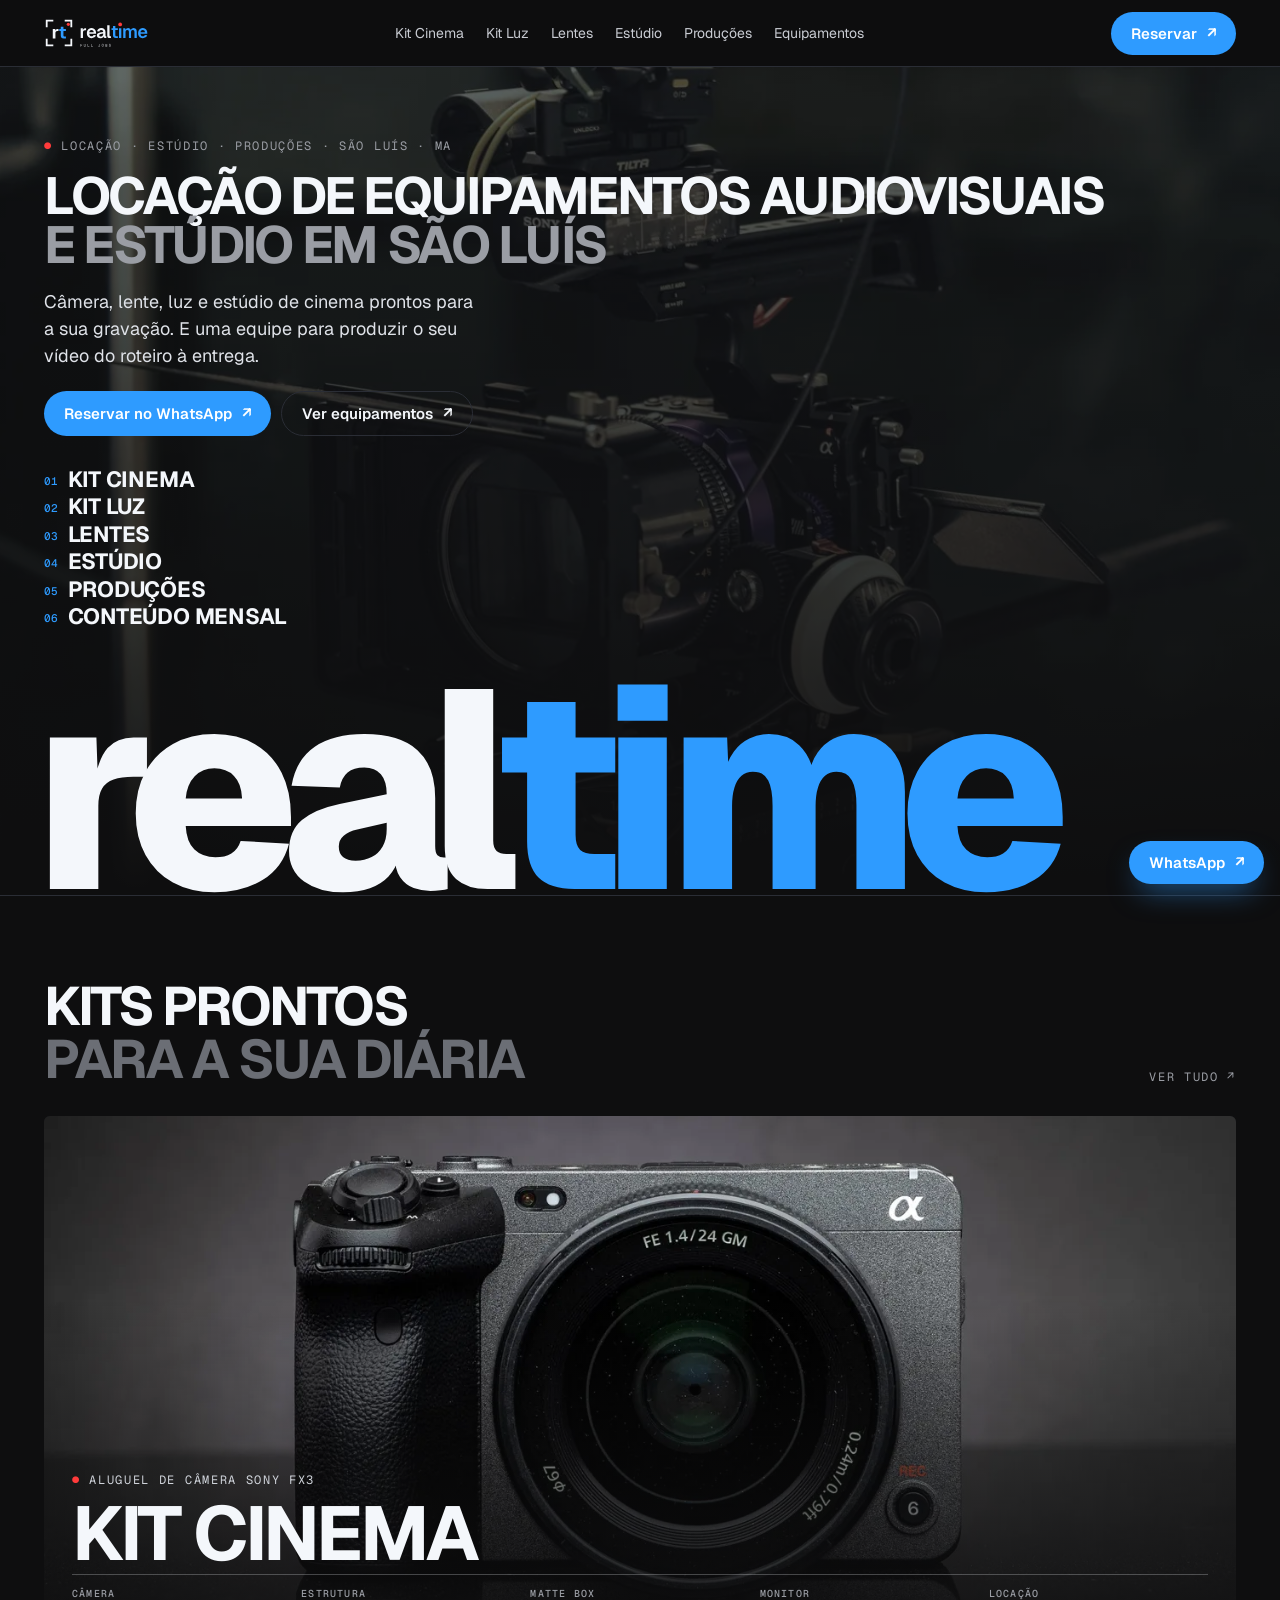
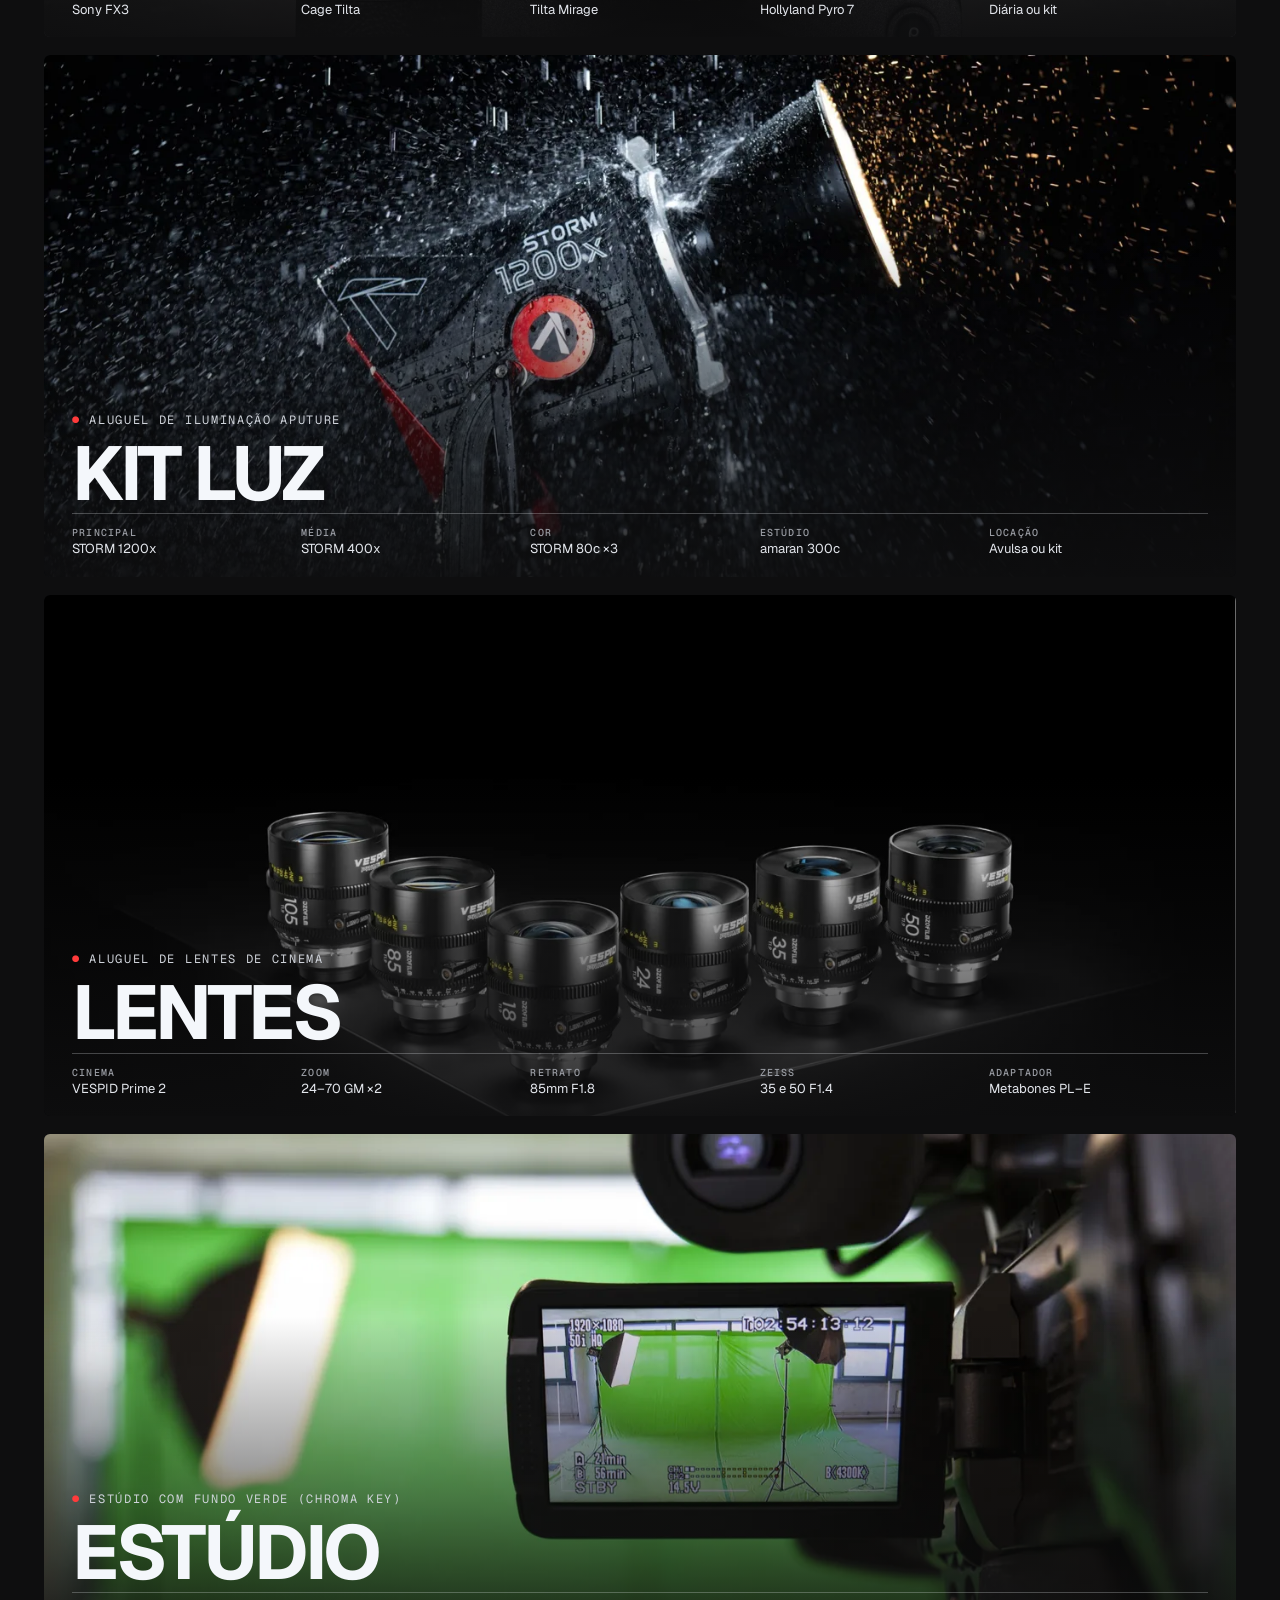
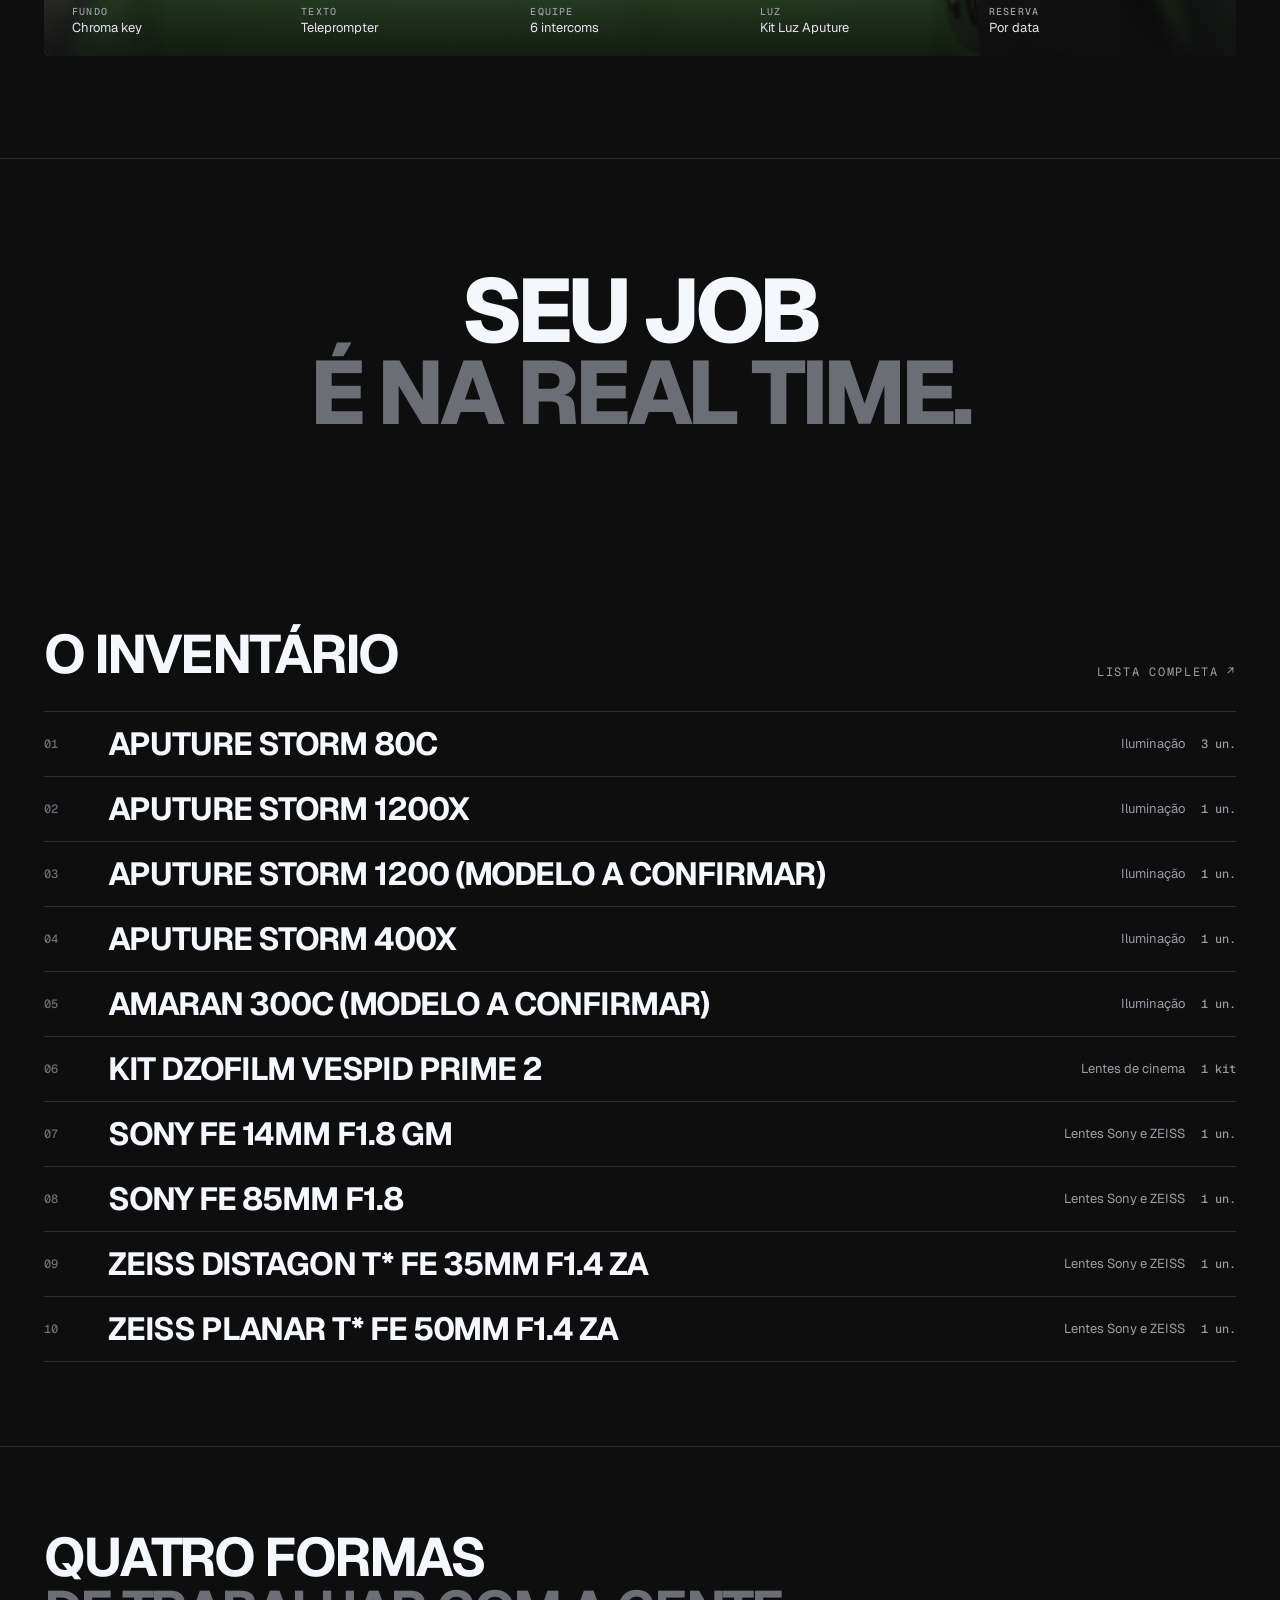
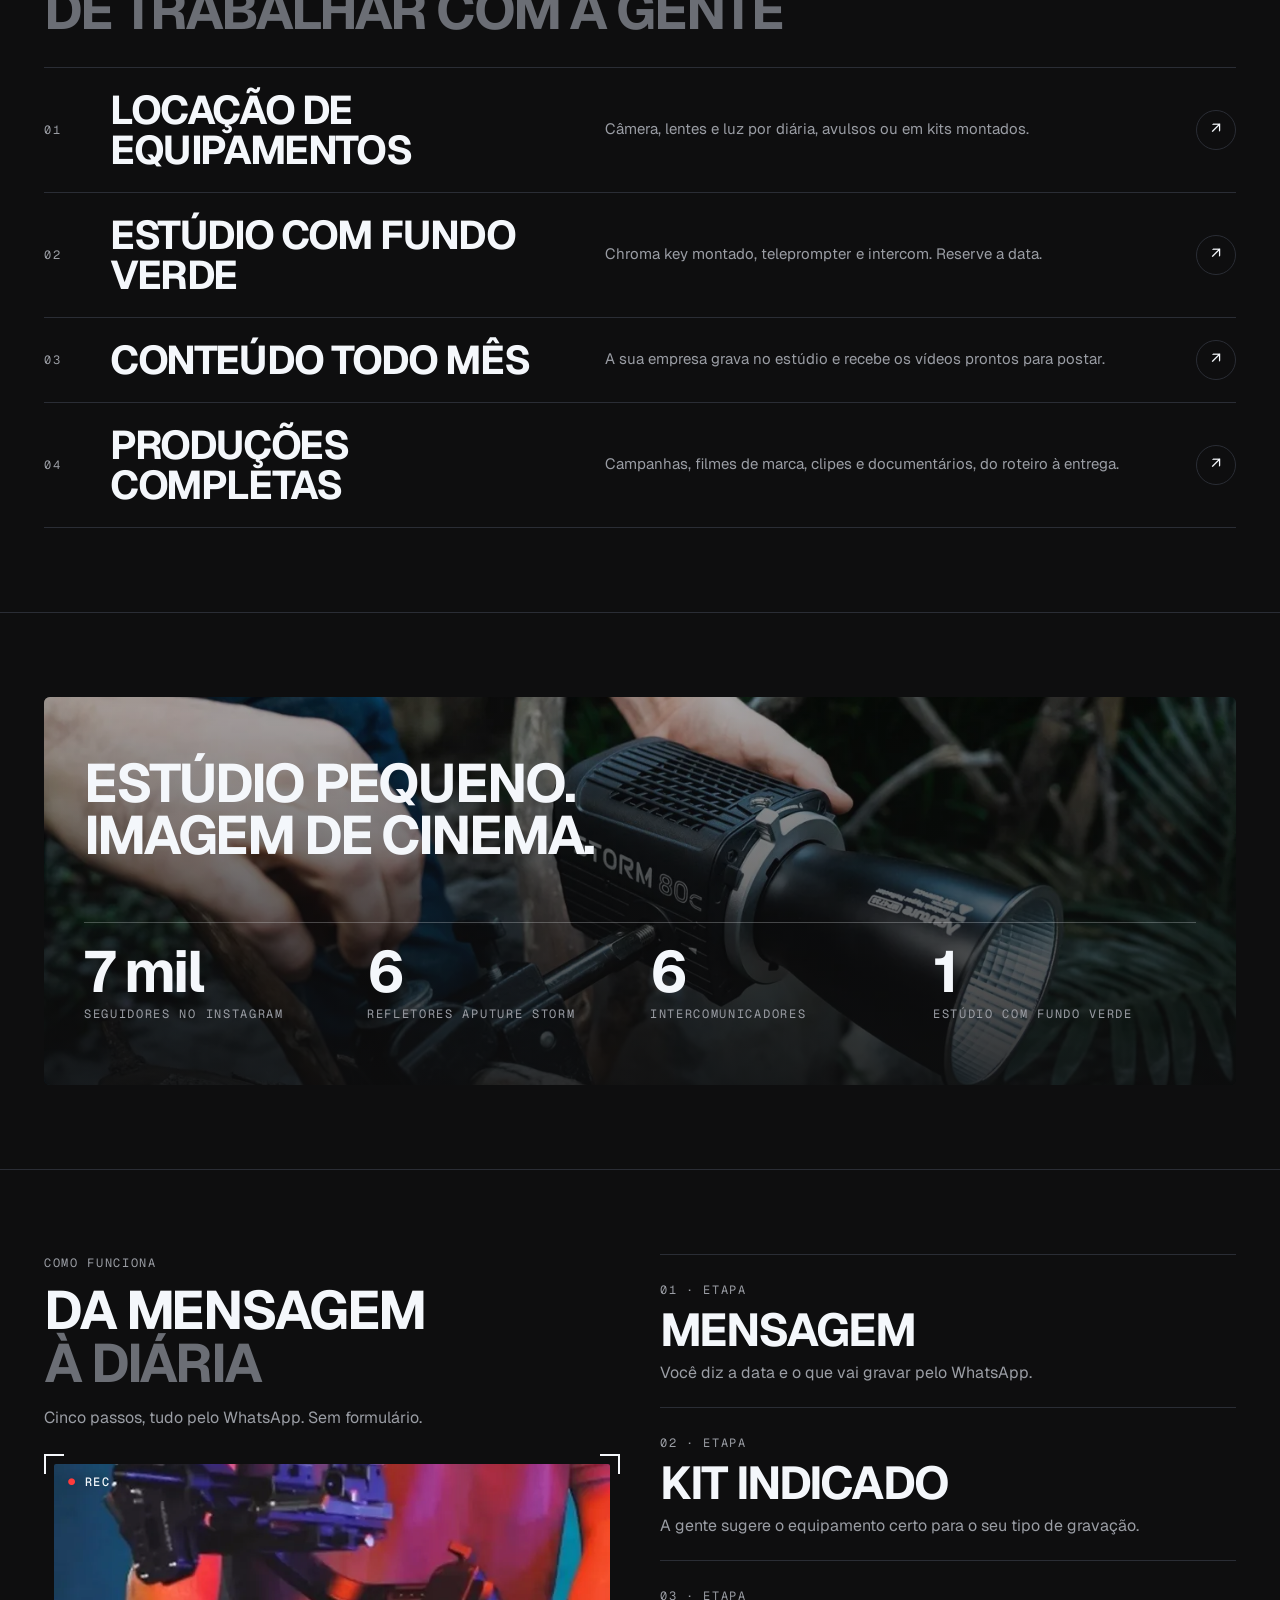
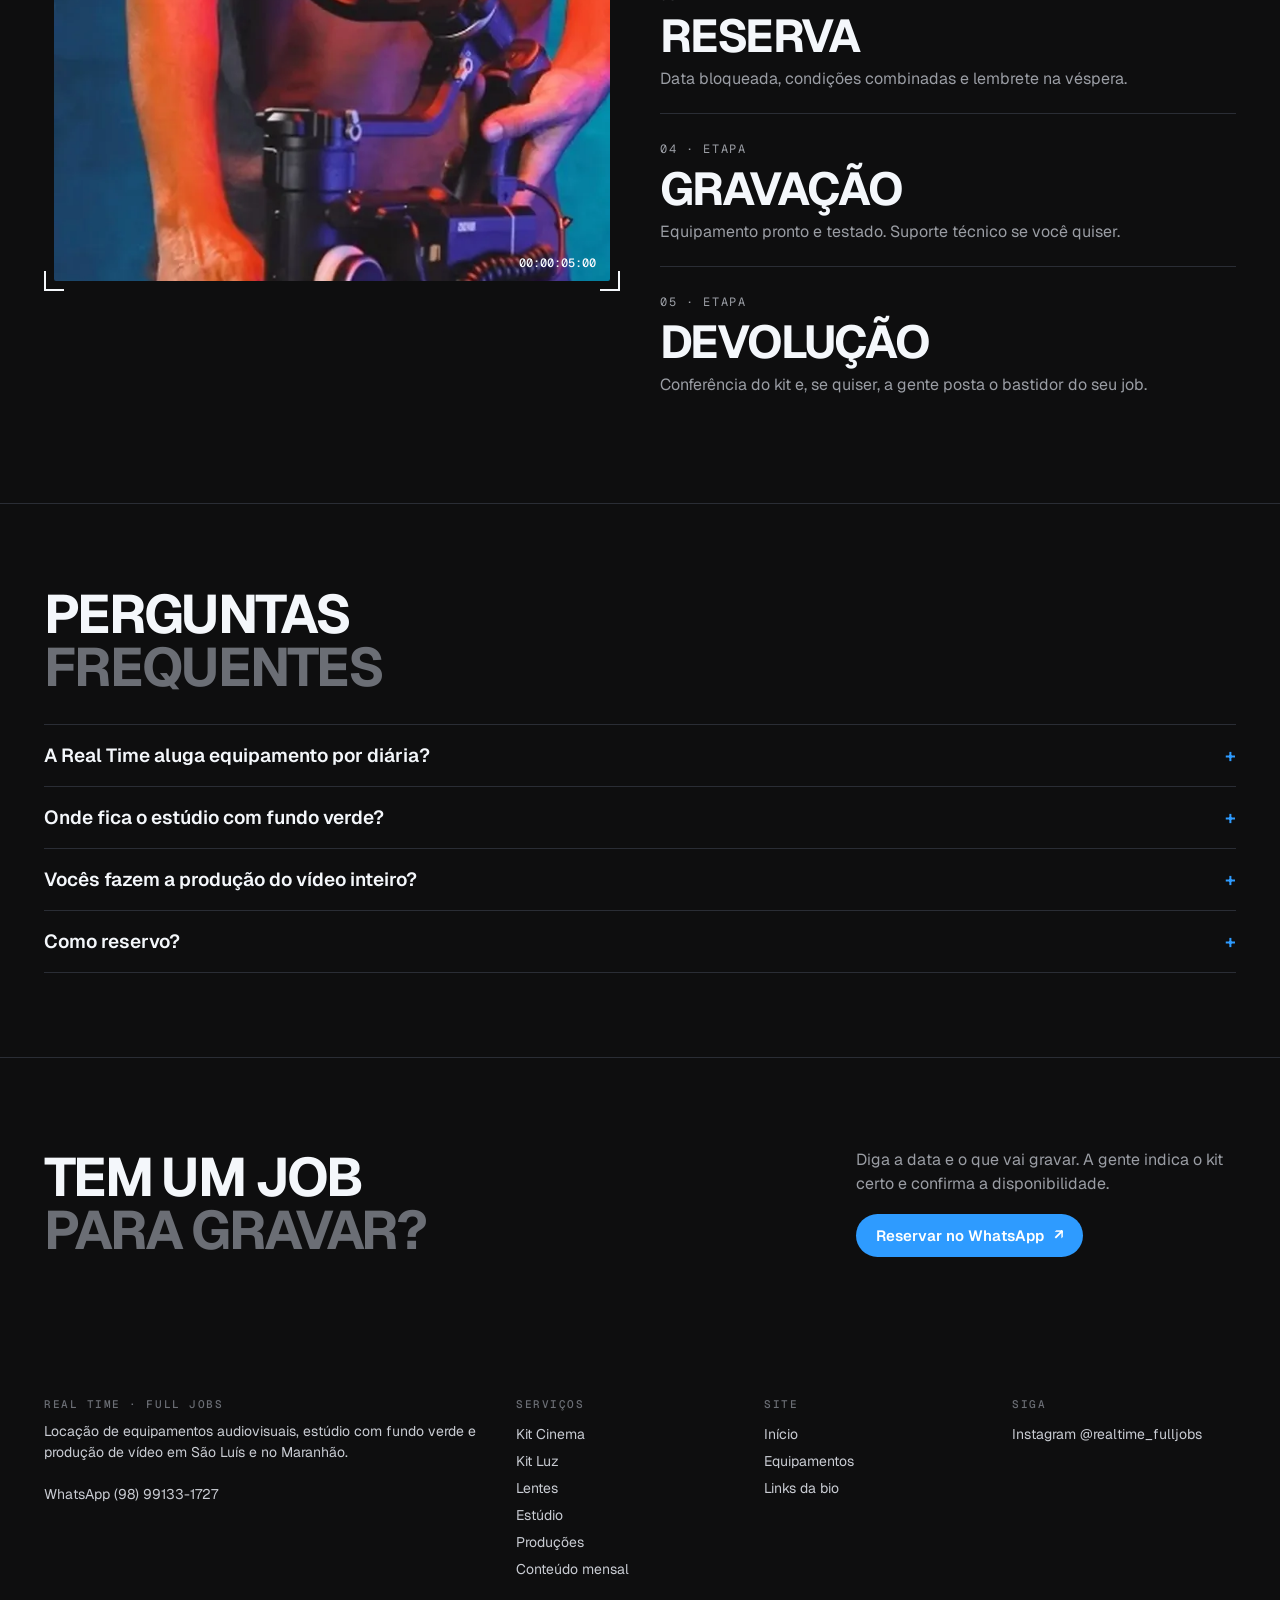
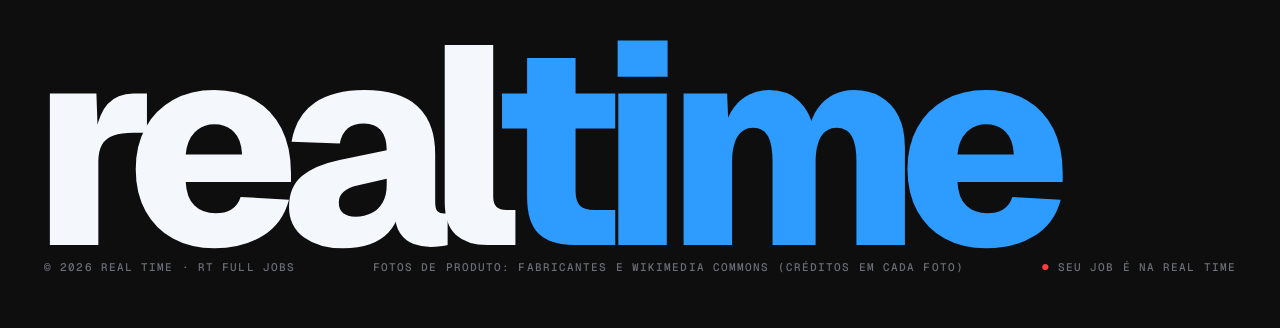
<file: index.html>
<!doctype html>
<html lang="pt-BR"><head><meta charset="utf-8"><meta name="viewport" content="width=device-width,initial-scale=1,viewport-fit=cover">
<title>Locação de Equipamentos Audiovisuais em São Luís | Real Time · RT Full Jobs</title><meta name="description" content="Locação de equipamentos audiovisuais em São Luís (MA): câmera Sony FX3, lentes de cinema DZOFilm, Sony e ZEISS, luz Aputure STORM, estúdio com fundo verde (chroma key) e produção de vídeo. Reserve pelo WhatsApp."><link rel="canonical" href="https://realtimeslz.pages.dev/">
<meta name="robots" content="index,follow,max-image-preview:large"><meta name="geo.region" content="BR-MA"><meta name="geo.placename" content="São Luís"><meta name="theme-color" content="#0E0E0F">
<meta property="og:type" content="website"><meta property="og:locale" content="pt_BR"><meta property="og:site_name" content="Real Time · RT Full Jobs">
<meta property="og:title" content="Locação de Equipamentos Audiovisuais em São Luís | Real Time · RT Full Jobs"><meta property="og:description" content="Locação de equipamentos audiovisuais em São Luís (MA): câmera Sony FX3, lentes de cinema DZOFilm, Sony e ZEISS, luz Aputure STORM, estúdio com fundo verde (chroma key) e produção de vídeo. Reserve pelo WhatsApp."><meta property="og:url" content="https://realtimeslz.pages.dev/"><meta property="og:image" content="https://realtimeslz.pages.dev/img/og.jpg">
<meta name="twitter:card" content="summary_large_image"><link rel="icon" href="/img/favicon.svg" type="image/svg+xml"><link rel="apple-touch-icon" href="/img/apple-touch-icon.png">
<link rel="preconnect" href="https://fonts.googleapis.com"><link rel="preconnect" href="https://fonts.gstatic.com" crossorigin>
<link href="https://fonts.googleapis.com/css2?family=Geist:wght@400;500;600;700;800&family=Geist+Mono:wght@500&display=swap" rel="stylesheet"><link rel="stylesheet" href="/css/site.css">
<script type="application/ld+json">{"@context": "https://schema.org", "@graph": [{"@type": "LocalBusiness", "@id": "https://realtimeslz.pages.dev/#empresa", "name": "Real Time · RT Full Jobs", "alternateName": ["Realtime", "RT Full Jobs", "Real Time BR"], "description": "Locação de equipamentos audiovisuais, estúdio com fundo verde (chroma key) e produção audiovisual para marcas e empresas.", "url": "https://realtimeslz.pages.dev/", "logo": "https://realtimeslz.pages.dev/img/apple-touch-icon.png", "image": "https://realtimeslz.pages.dev/img/og.jpg", "telephone": "+55-98-99133-1727", "sameAs": ["https://www.instagram.com/realtime_fulljobs/"], "areaServed": [{"@type": "City", "name": "São Luís"}, {"@type": "State", "name": "Maranhão"}], "priceRange": "Sob consulta"}, {"@type": "WebSite", "url": "https://realtimeslz.pages.dev/", "name": "Real Time · RT Full Jobs", "inLanguage": "pt-BR"}, {"@type": "FAQPage", "mainEntity": [{"@type": "Question", "name": "A Real Time aluga equipamento por diária?", "acceptedAnswer": {"@type": "Answer", "text": "Sim. Câmera, lentes e luz podem ser alugados por diária, avulsos ou em kits."}}, {"@type": "Question", "name": "Onde fica o estúdio com fundo verde?", "acceptedAnswer": {"@type": "Answer", "text": "O estúdio fica em São Luís, no Maranhão. Peça a localização e as datas livres pelo WhatsApp."}}, {"@type": "Question", "name": "Vocês fazem a produção do vídeo inteiro?", "acceptedAnswer": {"@type": "Answer", "text": "Sim. A Realtime Produções faz campanhas, filmes de marca, corporativos, documentários e videoclipes, do roteiro à entrega."}}, {"@type": "Question", "name": "Como reservo?", "acceptedAnswer": {"@type": "Answer", "text": "Pelo WhatsApp (98) 99133-1727: diga a data e o que vai gravar, e a gente confirma a disponibilidade."}}]}]}</script></head>
<body><header class="top"><div class="w"><a href="/" aria-label="Real Time, início"><img src="/img/assinatura-horizontal.svg" alt="Real Time · Full Jobs"></a><nav aria-label="Páginas"><a href="/aluguel-de-camera-sony-fx3/">Kit Cinema</a><a href="/aluguel-de-iluminacao-aputure/">Kit Luz</a><a href="/aluguel-de-lentes-de-cinema/">Lentes</a><a href="/estudio-com-fundo-verde-chroma-key/">Estúdio</a><a href="/produtora-de-video/">Produções</a><a href="/equipamentos/">Equipamentos</a></nav><a class="btn" href="https://wa.me/5598991331727?text=Oi%21%20Vim%20pelo%20site%20da%20Real%20Time%20e%20quero%20reservar." target="_blank" rel="noopener">Reservar</a></div></header><main><section class="heroi"><div class="bg" style="background-image:url(/img/eq/kit-cinema-em-uso.webp)"></div><div class="w"><div class="lin"><div><div class="mono rec">Locação · Estúdio · Produções · São Luís · MA</div>
<h1 class="h" style="margin-top:16px;font-size:clamp(30px,4.6vw,52px)">Locação de equipamentos audiovisuais<br><span style="color:var(--cz)">e estúdio em São Luís</span></h1>
<p class="lead">Câmera, lente, luz e estúdio de cinema prontos para a sua gravação. E uma equipe para produzir o seu vídeo do roteiro à entrega.</p>
<div style="display:flex;gap:10px;flex-wrap:wrap"><a class="btn" href="https://wa.me/5598991331727?text=Oi%21%20Vim%20pelo%20site%20da%20Real%20Time%20e%20quero%20reservar." target="_blank" rel="noopener">Reservar no WhatsApp</a><a class="btn ln" href="/equipamentos/">Ver equipamentos</a></div></div>
<ul aria-label="Serviços"><li><span>01</span><a href="/aluguel-de-camera-sony-fx3/">Kit Cinema</a></li><li><span>02</span><a href="/aluguel-de-iluminacao-aputure/">Kit Luz</a></li><li><span>03</span><a href="/aluguel-de-lentes-de-cinema/">Lentes</a></li><li><span>04</span><a href="/estudio-com-fundo-verde-chroma-key/">Estúdio</a></li><li><span>05</span><a href="/produtora-de-video/">Produções</a></li><li><span>06</span><a href="/producao-de-conteudo-para-empresas/">Conteúdo mensal</a></li></ul></div><div class="gigante" aria-hidden="true">real<b>time</b></div></div></section>
<section class="sec"><div class="w"><div class="cab"><h2>Kits prontos<br><span style="color:var(--cz2)">para a sua diária</span></h2><a class="mono" href="/equipamentos/">Ver tudo ↗</a></div><a class="kit" href="/aluguel-de-camera-sony-fx3/"><div class="f" style="background-image:url(/img/eq/sony-fx3.webp)"></div><div class="t"><span class="mono rec">Aluguel de câmera Sony FX3</span><h3>Kit Cinema</h3></div><div class="ficha"><div><small>Câmera</small>Sony FX3</div><div><small>Estrutura</small>Cage Tilta</div><div><small>Matte box</small>Tilta Mirage</div><div><small>Monitor</small>Hollyland Pyro 7</div><div><small>Locação</small>Diária ou kit</div></div></a><a class="kit" href="/aluguel-de-iluminacao-aputure/"><div class="f" style="background-image:url(/img/eq/aputure-storm-1200x.webp)"></div><div class="t"><span class="mono rec">Aluguel de iluminação Aputure</span><h3>Kit Luz</h3></div><div class="ficha"><div><small>Principal</small>STORM 1200x</div><div><small>Média</small>STORM 400x</div><div><small>Cor</small>STORM 80c ×3</div><div><small>Estúdio</small>amaran 300c</div><div><small>Locação</small>Avulsa ou kit</div></div></a><a class="kit" href="/aluguel-de-lentes-de-cinema/"><div class="f" style="background-image:url(/img/eq/dzofilm-vespid-prime-2.webp)"></div><div class="t"><span class="mono rec">Aluguel de lentes de cinema</span><h3>Lentes</h3></div><div class="ficha"><div><small>Cinema</small>VESPID Prime 2</div><div><small>Zoom</small>24–70 GM ×2</div><div><small>Retrato</small>85mm F1.8</div><div><small>ZEISS</small>35 e 50 F1.4</div><div><small>Adaptador</small>Metabones PL–E</div></div></a><a class="kit" href="/estudio-com-fundo-verde-chroma-key/"><div class="f" style="background-image:url(/img/eq/gravacao-chroma-key.webp)"></div><div class="t"><span class="mono rec">Estúdio com fundo verde (chroma key)</span><h3>Estúdio</h3></div><div class="ficha"><div><small>Fundo</small>Chroma key</div><div><small>Texto</small>Teleprompter</div><div><small>Equipe</small>6 intercoms</div><div><small>Luz</small>Kit Luz Aputure</div><div><small>Reserva</small>Por data</div></div></a></div></section>
<section class="w"><div class="manif">Seu job<br><span>é na Real Time.</span></div></section>
<section class="sec"><div class="w"><div class="cab"><h2>O inventário</h2><a class="mono" href="/equipamentos/">Lista completa ↗</a></div><div class="lista"><a href="/aluguel-de-iluminacao-aputure/"><span class="n">01</span><h3>Aputure STORM 80c</h3><span class="c">Iluminação</span><span class="q">3 un.</span></a><a href="/aluguel-de-iluminacao-aputure/"><span class="n">02</span><h3>Aputure STORM 1200x</h3><span class="c">Iluminação</span><span class="q">1 un.</span></a><a href="/aluguel-de-iluminacao-aputure/"><span class="n">03</span><h3>Aputure STORM 1200 (modelo a confirmar)</h3><span class="c">Iluminação</span><span class="q">1 un.</span></a><a href="/aluguel-de-iluminacao-aputure/"><span class="n">04</span><h3>Aputure STORM 400x</h3><span class="c">Iluminação</span><span class="q">1 un.</span></a><a href="/aluguel-de-iluminacao-aputure/"><span class="n">05</span><h3>amaran 300c (modelo a confirmar)</h3><span class="c">Iluminação</span><span class="q">1 un.</span></a><a href="/aluguel-de-lentes-de-cinema/"><span class="n">06</span><h3>Kit DZOFilm VESPID Prime 2</h3><span class="c">Lentes de cinema</span><span class="q">1 kit</span></a><a href="/aluguel-de-lentes-de-cinema/"><span class="n">07</span><h3>Sony FE 14mm F1.8 GM</h3><span class="c">Lentes Sony e ZEISS</span><span class="q">1 un.</span></a><a href="/aluguel-de-lentes-de-cinema/"><span class="n">08</span><h3>Sony FE 85mm F1.8</h3><span class="c">Lentes Sony e ZEISS</span><span class="q">1 un.</span></a><a href="/aluguel-de-lentes-de-cinema/"><span class="n">09</span><h3>ZEISS Distagon T* FE 35mm F1.4 ZA</h3><span class="c">Lentes Sony e ZEISS</span><span class="q">1 un.</span></a><a href="/aluguel-de-lentes-de-cinema/"><span class="n">10</span><h3>ZEISS Planar T* FE 50mm F1.4 ZA</h3><span class="c">Lentes Sony e ZEISS</span><span class="q">1 un.</span></a></div></div></section>
<section class="sec"><div class="w"><div class="cab"><h2>Quatro formas<br><span style="color:var(--cz2)">de trabalhar com a gente</span></h2></div><div class="ways"><a href="/aluguel-de-camera-sony-fx3/"><span class="mono">01</span><h3>Locação de equipamentos</h3><p>Câmera, lentes e luz por diária, avulsos ou em kits montados.</p><span class="seta">↗</span></a><a href="/estudio-com-fundo-verde-chroma-key/"><span class="mono">02</span><h3>Estúdio com fundo verde</h3><p>Chroma key montado, teleprompter e intercom. Reserve a data.</p><span class="seta">↗</span></a><a href="/producao-de-conteudo-para-empresas/"><span class="mono">03</span><h3>Conteúdo todo mês</h3><p>A sua empresa grava no estúdio e recebe os vídeos prontos para postar.</p><span class="seta">↗</span></a><a href="/produtora-de-video/"><span class="mono">04</span><h3>Produções completas</h3><p>Campanhas, filmes de marca, clipes e documentários, do roteiro à entrega.</p><span class="seta">↗</span></a></div></div></section>
<section class="sec"><div class="w"><div class="nums" style="background-image:url(/img/eq/aputure-storm-80c.webp)"><div class="in"><h2>Estúdio pequeno.<br>Imagem de cinema.</h2>
<div class="g"><div><b>7 mil</b><span class="mono">seguidores no Instagram</span></div><div><b>6</b><span class="mono">refletores Aputure STORM</span></div><div><b>6</b><span class="mono">intercomunicadores</span></div><div><b>1</b><span class="mono">estúdio com fundo verde</span></div></div></div></div></div></section>
<section class="sec"><div class="w proc"><div class="gruda"><div class="mono">Como funciona</div><h2 style="margin-top:12px">Da mensagem<br><span style="color:var(--cz2)">à diária</span></h2><p style="color:var(--cz);margin:16px 0 24px;max-width:380px">Cinco passos, tudo pelo WhatsApp. Sem formulário.</p><div class="visor"><i></i><i></i><i></i><i></i><div class="f" role="img" aria-label="Kit de câmera da Real Time" style="background-image:url(/img/rt-kit.webp)"></div><span class="r rec">REC</span><span class="tc">00:00:05:00</span></div></div><div><div class="etapa"><span class="mono">01 · etapa</span><h3>Mensagem</h3><p>Você diz a data e o que vai gravar pelo WhatsApp.</p></div><div class="etapa"><span class="mono">02 · etapa</span><h3>Kit indicado</h3><p>A gente sugere o equipamento certo para o seu tipo de gravação.</p></div><div class="etapa"><span class="mono">03 · etapa</span><h3>Reserva</h3><p>Data bloqueada, condições combinadas e lembrete na véspera.</p></div><div class="etapa"><span class="mono">04 · etapa</span><h3>Gravação</h3><p>Equipamento pronto e testado. Suporte técnico se você quiser.</p></div><div class="etapa"><span class="mono">05 · etapa</span><h3>Devolução</h3><p>Conferência do kit e, se quiser, a gente posta o bastidor do seu job.</p></div></div></div></section>
<section class="sec"><div class="w"><div class="cab"><h2>Perguntas<br><span style="color:var(--cz2)">frequentes</span></h2></div><div class="faq"><details><summary>A Real Time aluga equipamento por diária?</summary><p>Sim. Câmera, lentes e luz podem ser alugados por diária, avulsos ou em kits.</p></details><details><summary>Onde fica o estúdio com fundo verde?</summary><p>O estúdio fica em São Luís, no Maranhão. Peça a localização e as datas livres pelo WhatsApp.</p></details><details><summary>Vocês fazem a produção do vídeo inteiro?</summary><p>Sim. A Realtime Produções faz campanhas, filmes de marca, corporativos, documentários e videoclipes, do roteiro à entrega.</p></details><details><summary>Como reservo?</summary><p>Pelo WhatsApp (98) 99133-1727: diga a data e o que vai gravar, e a gente confirma a disponibilidade.</p></details></div></div></section></main><section class="w"><div class="cta-fim"><h2>Tem um job<br><span style="color:var(--cz2)">para gravar?</span></h2><div><p style="color:var(--cz);max-width:380px;margin-bottom:18px">Diga a data e o que vai gravar. A gente indica o kit certo e confirma a disponibilidade.</p><a class="btn" href="https://wa.me/5598991331727?text=Oi%21%20Quero%20reservar%20com%20a%20Real%20Time.%20A%20grava%C3%A7%C3%A3o%20%C3%A9%20no%20dia%3A%20" target="_blank" rel="noopener">Reservar no WhatsApp</a></div></div></section>
<footer class="rod"><div class="w"><div class="cols"><div><b>Real Time · Full Jobs</b>Locação de equipamentos audiovisuais, estúdio com fundo verde e produção de vídeo em São Luís e no Maranhão.<br><br>WhatsApp <a href="https://wa.me/5598991331727" style="display:inline">(98) 99133-1727</a></div><div><b>Serviços</b><a href="/aluguel-de-camera-sony-fx3/">Kit Cinema</a><a href="/aluguel-de-iluminacao-aputure/">Kit Luz</a><a href="/aluguel-de-lentes-de-cinema/">Lentes</a><a href="/estudio-com-fundo-verde-chroma-key/">Estúdio</a><a href="/produtora-de-video/">Produções</a><a href="/producao-de-conteudo-para-empresas/">Conteúdo mensal</a></div><div><b>Site</b><a href="/">Início</a><a href="/equipamentos/">Equipamentos</a><a href="/bio/">Links da bio</a></div><div><b>Siga</b><a href="https://www.instagram.com/realtime_fulljobs/" target="_blank" rel="noopener">Instagram @realtime_fulljobs</a></div></div>
<div class="gigante" aria-hidden="true">real<b>time</b></div><div class="baixo"><span>© 2026 Real Time · RT Full Jobs</span><span>Fotos de produto: fabricantes e Wikimedia Commons (créditos em cada foto)</span><span class="rec">Seu job é na Real Time</span></div></div></footer>
<a class="btn wa-fixo" href="https://wa.me/5598991331727?text=Oi%21%20Vim%20pelo%20site%20da%20Real%20Time." target="_blank" rel="noopener">WhatsApp</a></body></html>
</file>
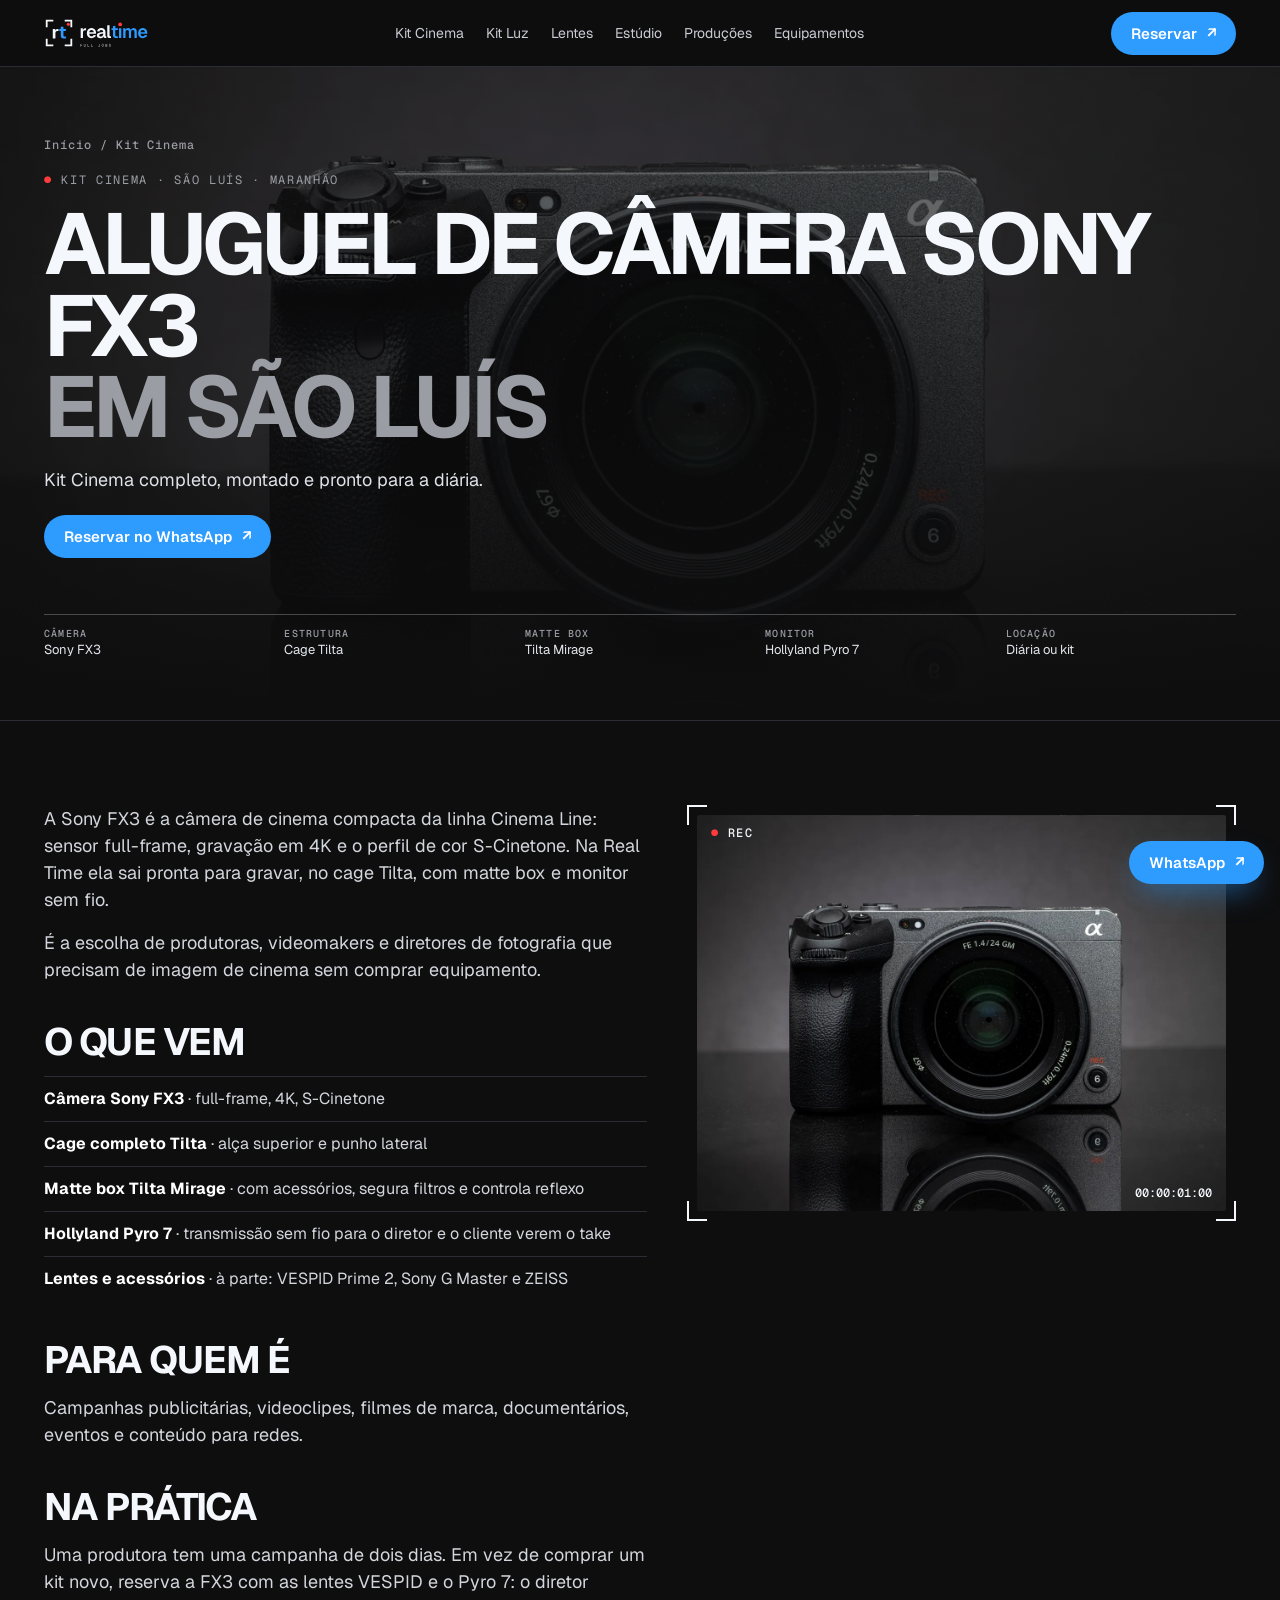
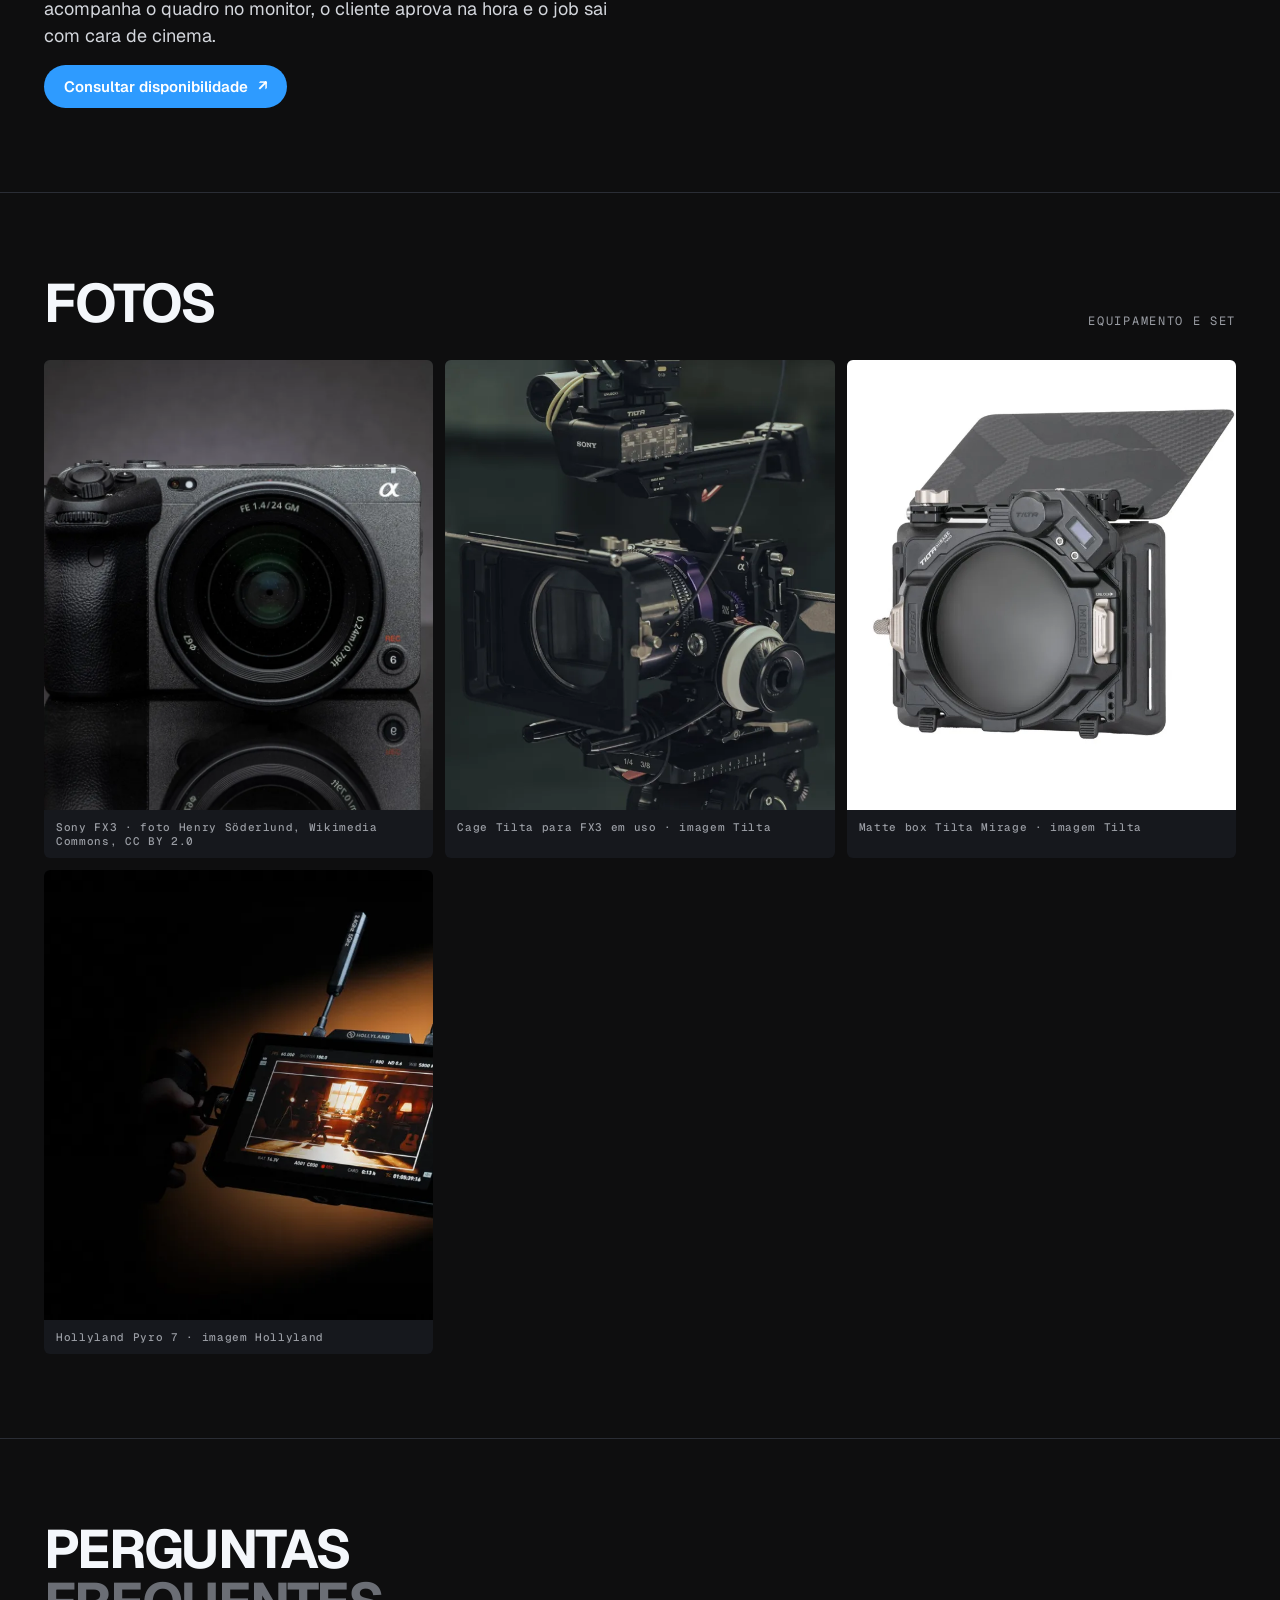
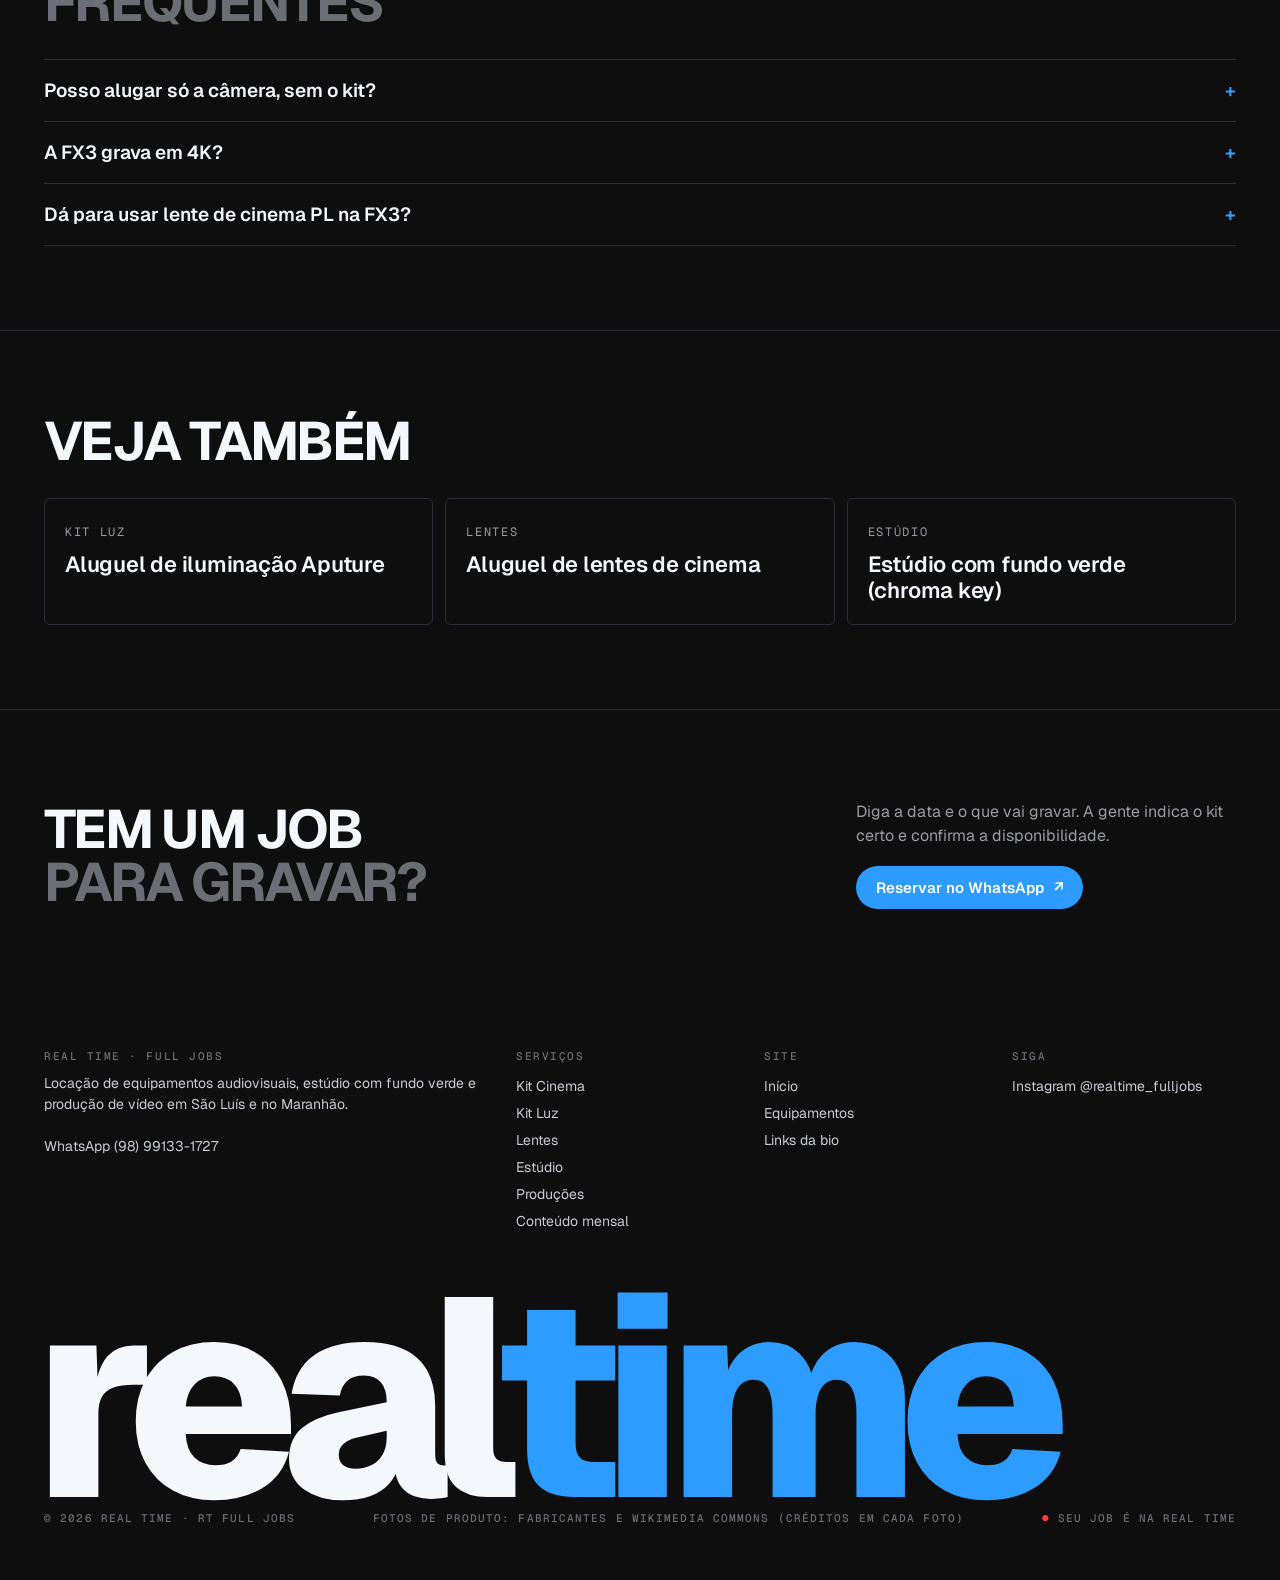
<file: aluguel-de-camera-sony-fx3/index.html>
<!doctype html>
<html lang="pt-BR"><head><meta charset="utf-8"><meta name="viewport" content="width=device-width,initial-scale=1,viewport-fit=cover">
<title>Aluguel de Câmera Sony FX3 em São Luís | Kit Cinema · Real Time</title><meta name="description" content="Aluguel da câmera de cinema Sony FX3 em São Luís (MA) com cage Tilta, matte box Tilta Mirage e transmissão sem fio Hollyland Pyro 7. Diária ou kit. Reserve pelo WhatsApp."><link rel="canonical" href="https://realtimeslz.pages.dev/aluguel-de-camera-sony-fx3/">
<meta name="robots" content="index,follow,max-image-preview:large"><meta name="geo.region" content="BR-MA"><meta name="geo.placename" content="São Luís"><meta name="theme-color" content="#0E0E0F">
<meta property="og:type" content="website"><meta property="og:locale" content="pt_BR"><meta property="og:site_name" content="Real Time · RT Full Jobs">
<meta property="og:title" content="Aluguel de Câmera Sony FX3 em São Luís | Kit Cinema · Real Time"><meta property="og:description" content="Aluguel da câmera de cinema Sony FX3 em São Luís (MA) com cage Tilta, matte box Tilta Mirage e transmissão sem fio Hollyland Pyro 7. Diária ou kit. Reserve pelo WhatsApp."><meta property="og:url" content="https://realtimeslz.pages.dev/aluguel-de-camera-sony-fx3/"><meta property="og:image" content="https://realtimeslz.pages.dev/img/eq/sony-fx3.webp">
<meta name="twitter:card" content="summary_large_image"><link rel="icon" href="/img/favicon.svg" type="image/svg+xml"><link rel="apple-touch-icon" href="/img/apple-touch-icon.png">
<link rel="preconnect" href="https://fonts.googleapis.com"><link rel="preconnect" href="https://fonts.gstatic.com" crossorigin>
<link href="https://fonts.googleapis.com/css2?family=Geist:wght@400;500;600;700;800&family=Geist+Mono:wght@500&display=swap" rel="stylesheet"><link rel="stylesheet" href="/css/site.css">
<script type="application/ld+json">{"@context": "https://schema.org", "@graph": [{"@type": "LocalBusiness", "@id": "https://realtimeslz.pages.dev/#empresa", "name": "Real Time · RT Full Jobs", "alternateName": ["Realtime", "RT Full Jobs", "Real Time BR"], "description": "Locação de equipamentos audiovisuais, estúdio com fundo verde (chroma key) e produção audiovisual para marcas e empresas.", "url": "https://realtimeslz.pages.dev/", "logo": "https://realtimeslz.pages.dev/img/apple-touch-icon.png", "image": "https://realtimeslz.pages.dev/img/og.jpg", "telephone": "+55-98-99133-1727", "sameAs": ["https://www.instagram.com/realtime_fulljobs/"], "areaServed": [{"@type": "City", "name": "São Luís"}, {"@type": "State", "name": "Maranhão"}], "priceRange": "Sob consulta"}, {"@type": "BreadcrumbList", "itemListElement": [{"@type": "ListItem", "position": 1, "name": "Início", "item": "https://realtimeslz.pages.dev/"}, {"@type": "ListItem", "position": 2, "name": "Kit Cinema", "item": "https://realtimeslz.pages.dev/aluguel-de-camera-sony-fx3/"}]}, {"@type": "FAQPage", "mainEntity": [{"@type": "Question", "name": "Posso alugar só a câmera, sem o kit?", "acceptedAnswer": {"@type": "Answer", "text": "Sim. A locação pode ser só da câmera ou do kit completo. Fale no WhatsApp qual é a gravação que a gente indica a melhor opção."}}, {"@type": "Question", "name": "A FX3 grava em 4K?", "acceptedAnswer": {"@type": "Answer", "text": "Sim. A Sony FX3 grava em 4K e tem sensor full-frame, com o perfil de cor S-Cinetone das câmeras de cinema da Sony."}}, {"@type": "Question", "name": "Dá para usar lente de cinema PL na FX3?", "acceptedAnswer": {"@type": "Answer", "text": "Sim, com o adaptador Metabones PL–E, que também está disponível para locação junto com as lentes DZOFilm VESPID Prime 2."}}]}, {"@type": "Service", "name": "Aluguel de câmera Sony FX3 em São Luís", "serviceType": "Kit Cinema", "description": "Aluguel da câmera de cinema Sony FX3 em São Luís (MA) com cage Tilta, matte box Tilta Mirage e transmissão sem fio Hollyland Pyro 7. Diária ou kit. Reserve pelo WhatsApp.", "provider": {"@id": "https://realtimeslz.pages.dev/#empresa"}, "areaServed": "São Luís", "url": "https://realtimeslz.pages.dev/aluguel-de-camera-sony-fx3/"}]}</script></head>
<body><header class="top"><div class="w"><a href="/" aria-label="Real Time, início"><img src="/img/assinatura-horizontal.svg" alt="Real Time · Full Jobs"></a><nav aria-label="Páginas"><a href="/aluguel-de-camera-sony-fx3/">Kit Cinema</a><a href="/aluguel-de-iluminacao-aputure/">Kit Luz</a><a href="/aluguel-de-lentes-de-cinema/">Lentes</a><a href="/estudio-com-fundo-verde-chroma-key/">Estúdio</a><a href="/produtora-de-video/">Produções</a><a href="/equipamentos/">Equipamentos</a></nav><a class="btn" href="https://wa.me/5598991331727?text=Oi%21%20Vim%20pelo%20site%20da%20Real%20Time%20e%20quero%20reservar." target="_blank" rel="noopener">Reservar</a></div></header><main><section class="heroi"><div class="bg" style="background-image:url(/img/eq/sony-fx3.webp)"></div><div class="w" style="padding-bottom:60px"><div class="migalha"><a href="/">Início</a> / Kit Cinema</div>
<div class="mono rec">Kit Cinema · São Luís · Maranhão</div><h1 class="h" style="margin-top:14px">Aluguel de câmera Sony FX3<br><span style="color:var(--cz)">em São Luís</span></h1>
<p class="lead">Kit Cinema completo, montado e pronto para a diária.</p><a class="btn" href="https://wa.me/5598991331727?text=Oi%21%20Vim%20pelo%20site%20e%20quero%20saber%20sobre%3A%20Kit%20Cinema.%20C%C3%B3digo%20RT-CINEMA" target="_blank" rel="noopener">Reservar no WhatsApp</a>
<div class="ficha" style="position:relative;left:0;right:0;bottom:0;margin-top:56px"><div><small>Câmera</small>Sony FX3</div><div><small>Estrutura</small>Cage Tilta</div><div><small>Matte box</small>Tilta Mirage</div><div><small>Monitor</small>Hollyland Pyro 7</div><div><small>Locação</small>Diária ou kit</div></div></div></section>
<section class="sec"><div class="w duas"><div class="txt"><p>A Sony FX3 é a câmera de cinema compacta da linha Cinema Line: sensor full-frame, gravação em 4K e o perfil de cor S-Cinetone. Na Real Time ela sai pronta para gravar, no cage Tilta, com matte box e monitor sem fio.</p><p>É a escolha de produtoras, videomakers e diretores de fotografia que precisam de imagem de cinema sem comprar equipamento.</p><h2>O que vem</h2><ul><li><b>Câmera Sony FX3</b> · full-frame, 4K, S-Cinetone</li><li><b>Cage completo Tilta</b> · alça superior e punho lateral</li><li><b>Matte box Tilta Mirage</b> · com acessórios, segura filtros e controla reflexo</li><li><b>Hollyland Pyro 7</b> · transmissão sem fio para o diretor e o cliente verem o take</li><li><b>Lentes e acessórios</b> · à parte: VESPID Prime 2, Sony G Master e ZEISS</li></ul><h2>Para quem é</h2><p>Campanhas publicitárias, videoclipes, filmes de marca, documentários, eventos e conteúdo para redes.</p><h2>Na prática</h2><p>Uma produtora tem uma campanha de dois dias. Em vez de comprar um kit novo, reserva a FX3 com as lentes VESPID e o Pyro 7: o diretor acompanha o quadro no monitor, o cliente aprova na hora e o job sai com cara de cinema.</p>
<a class="btn" href="https://wa.me/5598991331727?text=Oi%21%20Vim%20pelo%20site%20e%20quero%20saber%20sobre%3A%20Kit%20Cinema.%20C%C3%B3digo%20RT-CINEMA" target="_blank" rel="noopener">Consultar disponibilidade</a></div><div style="position:sticky;top:90px"><div class="visor"><i></i><i></i><i></i><i></i><div class="f" role="img" aria-label="Sony FX3 · foto Henry Söderlund, Wikimedia Commons, CC BY 2.0" style="background-image:url(/img/eq/sony-fx3.webp)"></div><span class="r rec">REC</span><span class="tc">00:00:01:00</span></div></div></div></section>
<section class="sec"><div class="w"><div class="cab"><h2>Fotos</h2><span class="mono">Equipamento e set</span></div><div class="gal"><figure><img src="/img/eq/sony-fx3.webp" alt="Sony FX3" loading="lazy" width="600" height="450"><figcaption>Sony FX3 · foto Henry Söderlund, Wikimedia Commons, CC BY 2.0</figcaption></figure><figure><img src="/img/eq/kit-cinema-em-uso.webp" alt="Cage Tilta para FX3 em uso" loading="lazy" width="600" height="450"><figcaption>Cage Tilta para FX3 em uso · imagem Tilta</figcaption></figure><figure><img src="/img/eq/tilta-mirage.webp" alt="Matte box Tilta Mirage" loading="lazy" width="600" height="450"><figcaption>Matte box Tilta Mirage · imagem Tilta</figcaption></figure><figure><img src="/img/eq/hollyland-pyro7.webp" alt="Hollyland Pyro 7" loading="lazy" width="600" height="450"><figcaption>Hollyland Pyro 7 · imagem Hollyland</figcaption></figure></div></div></section>
<section class="sec"><div class="w"><div class="cab"><h2>Perguntas<br><span style="color:var(--cz2)">frequentes</span></h2></div><div class="faq"><details><summary>Posso alugar só a câmera, sem o kit?</summary><p>Sim. A locação pode ser só da câmera ou do kit completo. Fale no WhatsApp qual é a gravação que a gente indica a melhor opção.</p></details><details><summary>A FX3 grava em 4K?</summary><p>Sim. A Sony FX3 grava em 4K e tem sensor full-frame, com o perfil de cor S-Cinetone das câmeras de cinema da Sony.</p></details><details><summary>Dá para usar lente de cinema PL na FX3?</summary><p>Sim, com o adaptador Metabones PL–E, que também está disponível para locação junto com as lentes DZOFilm VESPID Prime 2.</p></details></div></div></section>
<section class="sec"><div class="w"><div class="cab"><h2>Veja também</h2></div><div class="rel"><a href="/aluguel-de-iluminacao-aputure/"><span class="mono">Kit Luz</span><h3 style="margin-top:8px">Aluguel de iluminação Aputure</h3></a><a href="/aluguel-de-lentes-de-cinema/"><span class="mono">Lentes</span><h3 style="margin-top:8px">Aluguel de lentes de cinema</h3></a><a href="/estudio-com-fundo-verde-chroma-key/"><span class="mono">Estúdio</span><h3 style="margin-top:8px">Estúdio com fundo verde (chroma key)</h3></a></div></div></section></main><section class="w"><div class="cta-fim"><h2>Tem um job<br><span style="color:var(--cz2)">para gravar?</span></h2><div><p style="color:var(--cz);max-width:380px;margin-bottom:18px">Diga a data e o que vai gravar. A gente indica o kit certo e confirma a disponibilidade.</p><a class="btn" href="https://wa.me/5598991331727?text=Oi%21%20Quero%20reservar%20com%20a%20Real%20Time.%20A%20grava%C3%A7%C3%A3o%20%C3%A9%20no%20dia%3A%20" target="_blank" rel="noopener">Reservar no WhatsApp</a></div></div></section>
<footer class="rod"><div class="w"><div class="cols"><div><b>Real Time · Full Jobs</b>Locação de equipamentos audiovisuais, estúdio com fundo verde e produção de vídeo em São Luís e no Maranhão.<br><br>WhatsApp <a href="https://wa.me/5598991331727" style="display:inline">(98) 99133-1727</a></div><div><b>Serviços</b><a href="/aluguel-de-camera-sony-fx3/">Kit Cinema</a><a href="/aluguel-de-iluminacao-aputure/">Kit Luz</a><a href="/aluguel-de-lentes-de-cinema/">Lentes</a><a href="/estudio-com-fundo-verde-chroma-key/">Estúdio</a><a href="/produtora-de-video/">Produções</a><a href="/producao-de-conteudo-para-empresas/">Conteúdo mensal</a></div><div><b>Site</b><a href="/">Início</a><a href="/equipamentos/">Equipamentos</a><a href="/bio/">Links da bio</a></div><div><b>Siga</b><a href="https://www.instagram.com/realtime_fulljobs/" target="_blank" rel="noopener">Instagram @realtime_fulljobs</a></div></div>
<div class="gigante" aria-hidden="true">real<b>time</b></div><div class="baixo"><span>© 2026 Real Time · RT Full Jobs</span><span>Fotos de produto: fabricantes e Wikimedia Commons (créditos em cada foto)</span><span class="rec">Seu job é na Real Time</span></div></div></footer>
<a class="btn wa-fixo" href="https://wa.me/5598991331727?text=Oi%21%20Vim%20pelo%20site%20da%20Real%20Time." target="_blank" rel="noopener">WhatsApp</a></body></html>
</file>
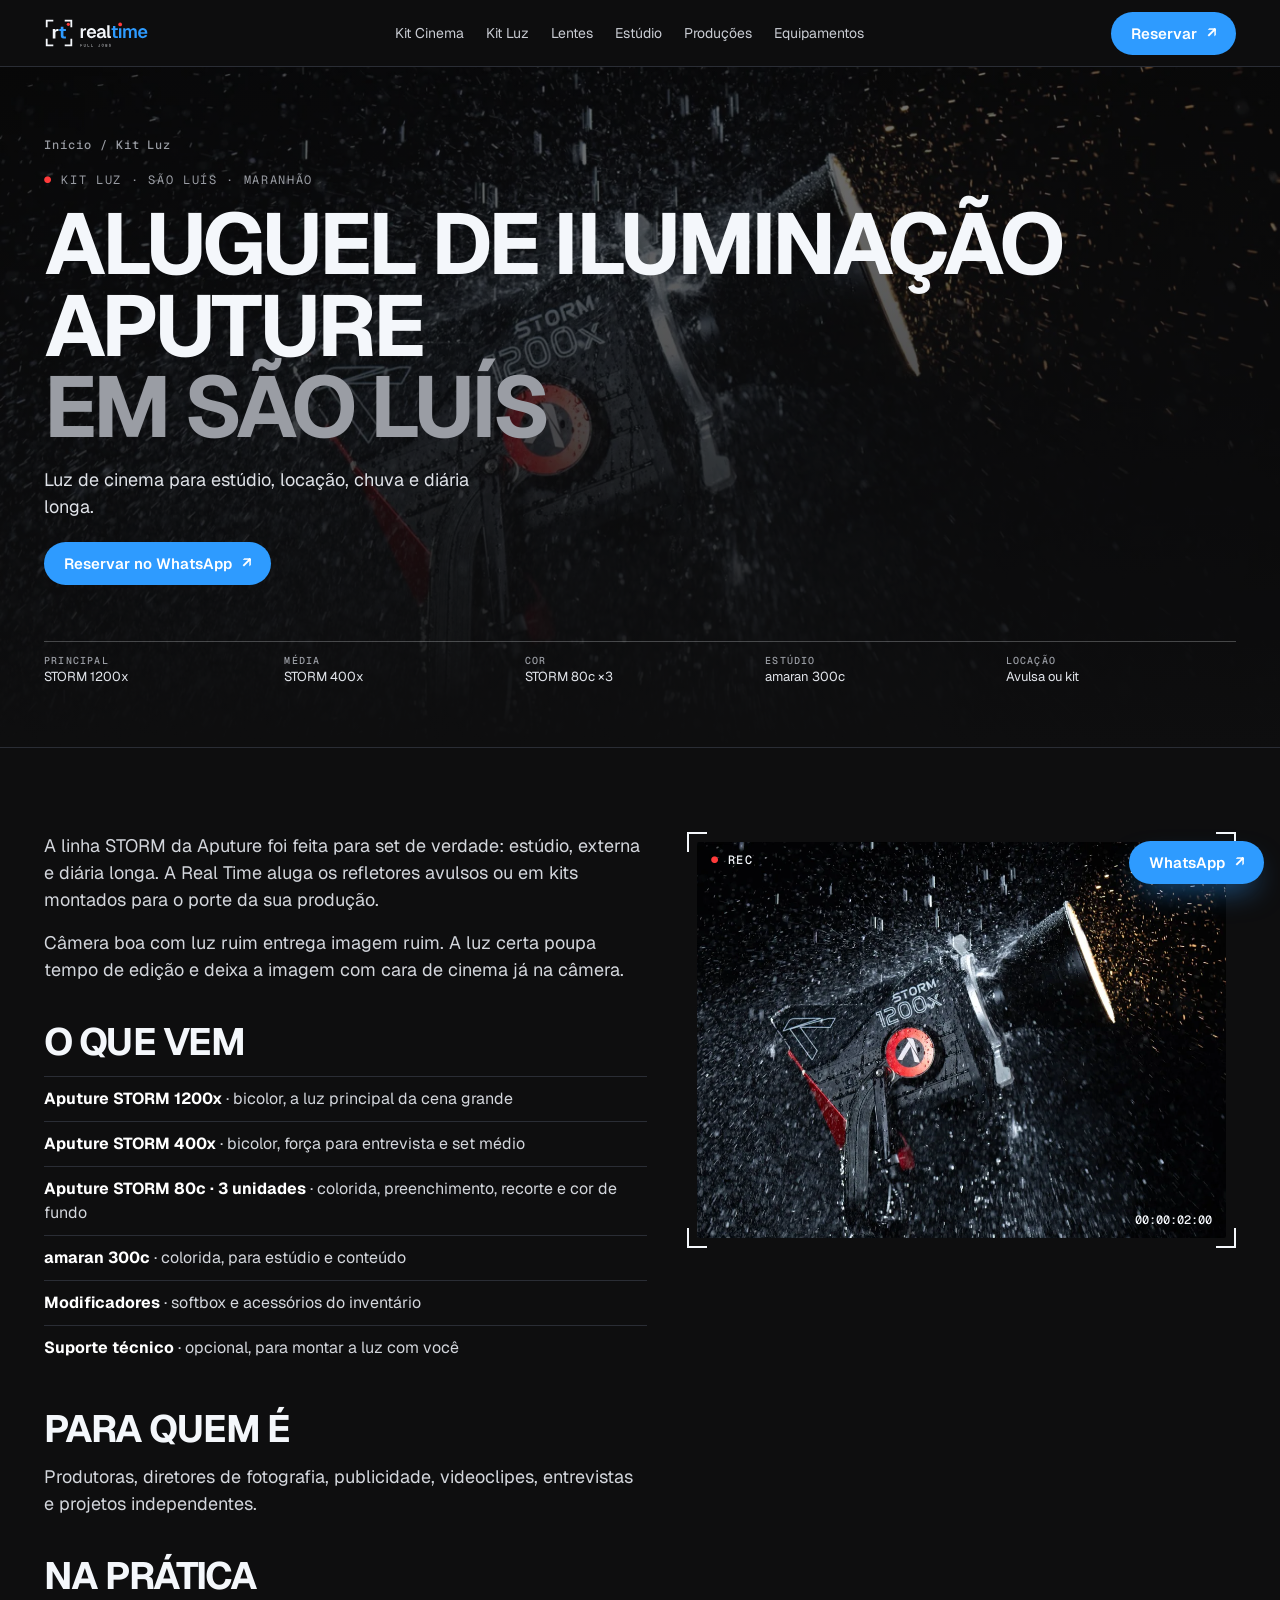
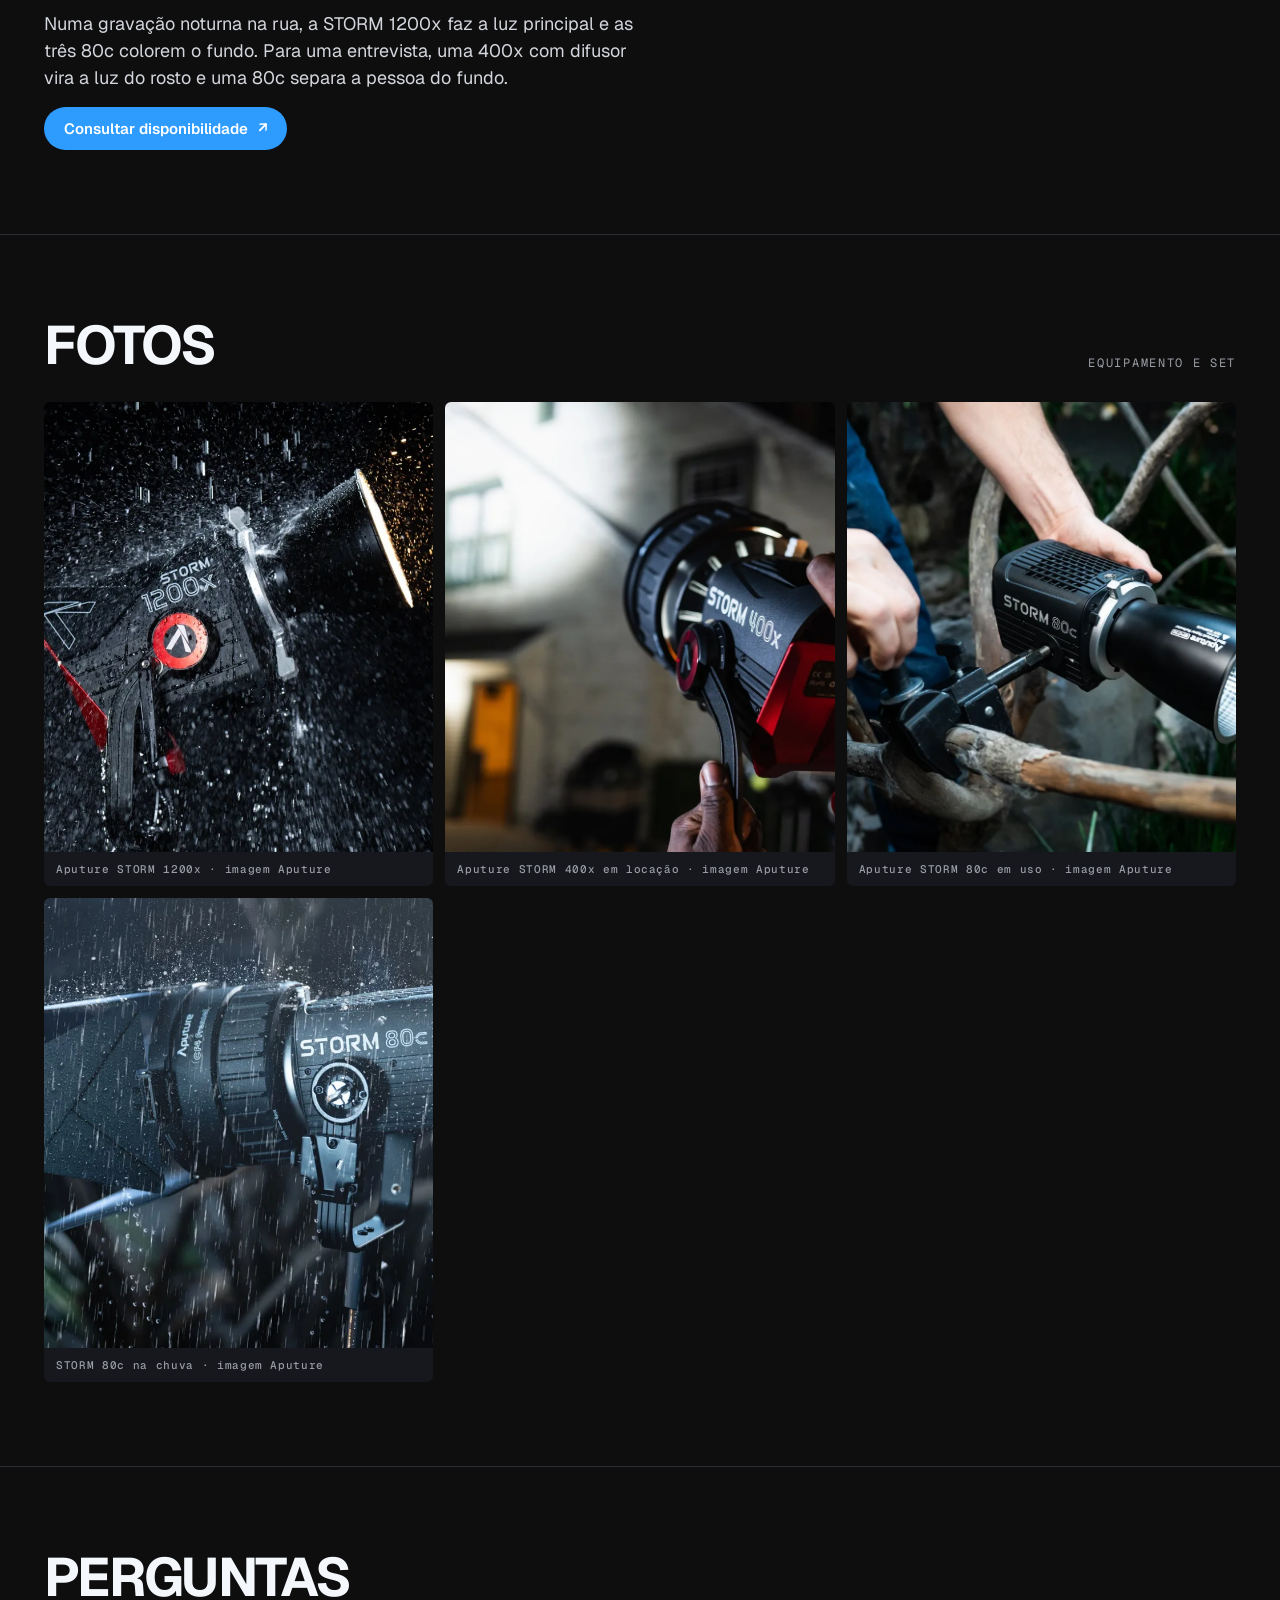
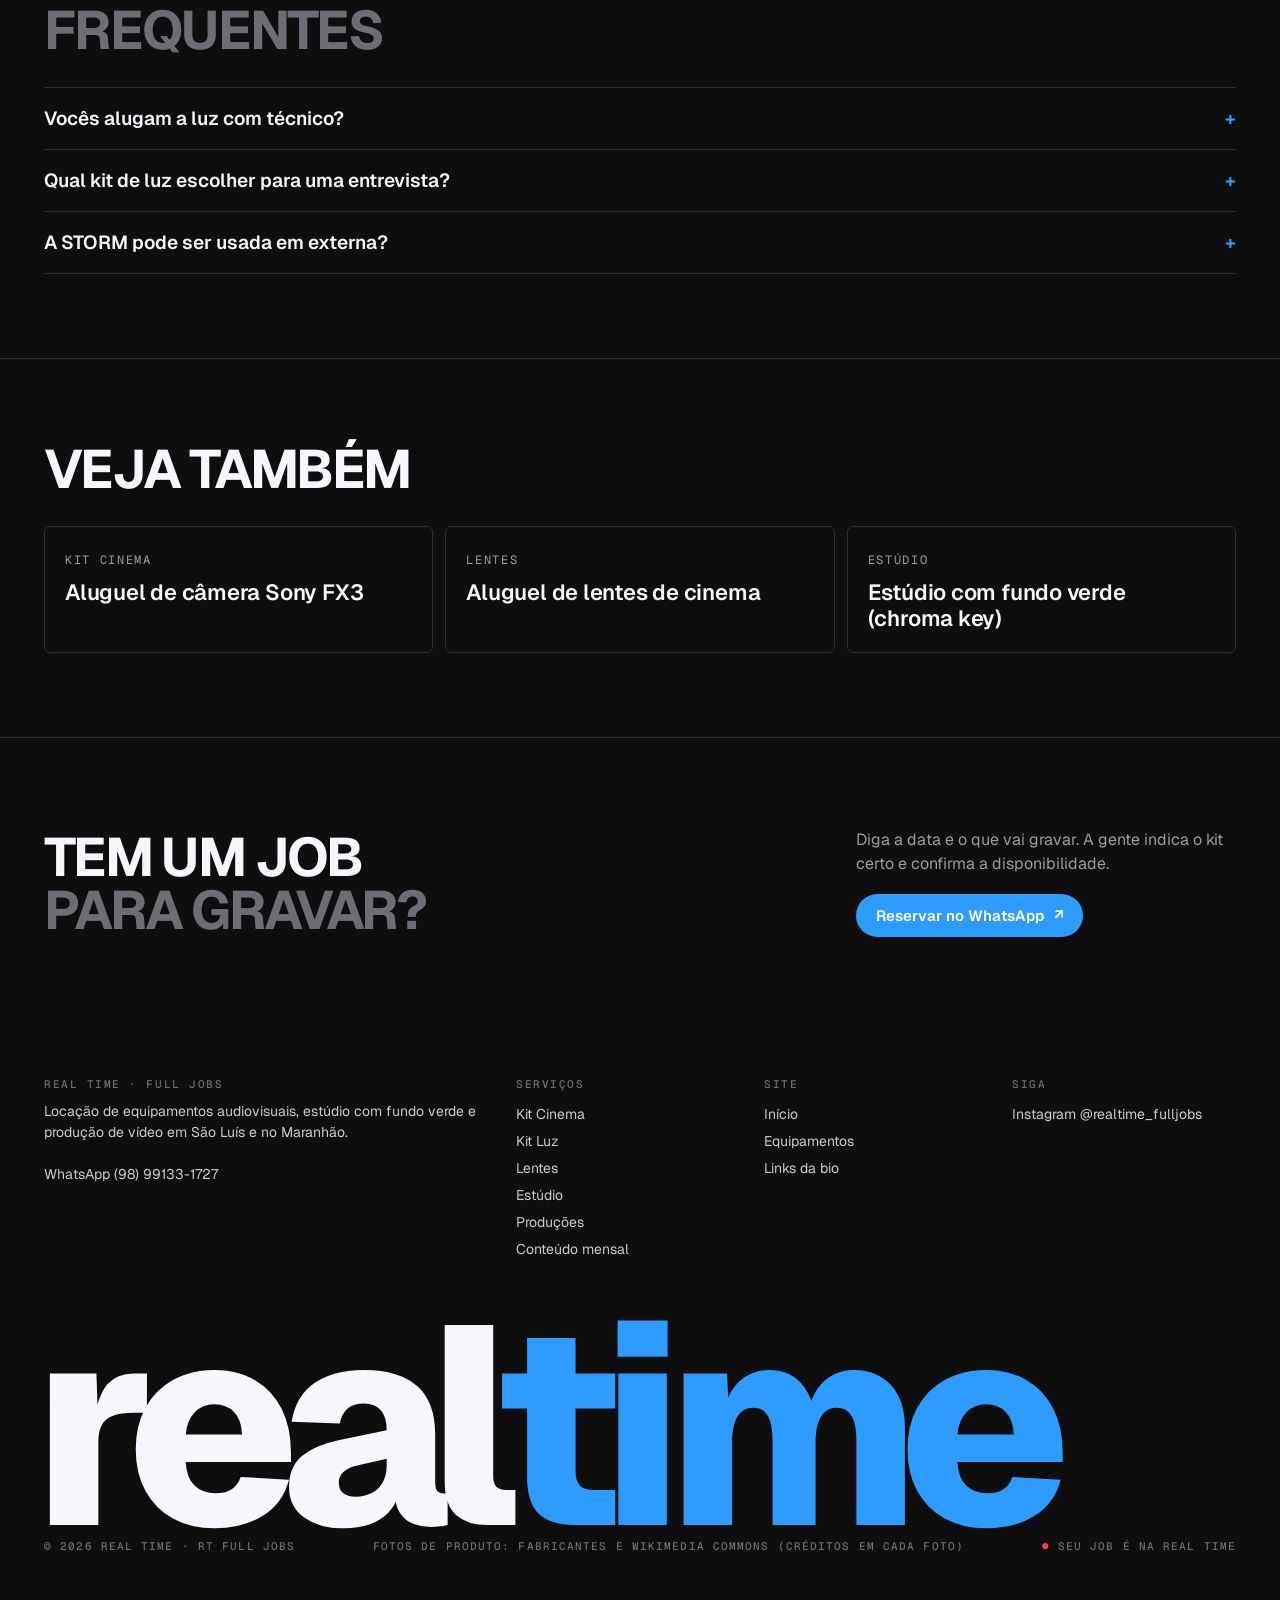
<file: aluguel-de-iluminacao-aputure/index.html>
<!doctype html>
<html lang="pt-BR"><head><meta charset="utf-8"><meta name="viewport" content="width=device-width,initial-scale=1,viewport-fit=cover">
<title>Aluguel de Iluminação Aputure STORM em São Luís | Kit Luz · Real Time</title><meta name="description" content="Aluguel de iluminação profissional em São Luís (MA): Aputure STORM 1200x, 400x e 80c, amaran 300c e modificadores. Locação avulsa ou por kit, com suporte técnico. Reserve pelo WhatsApp."><link rel="canonical" href="https://realtimeslz.pages.dev/aluguel-de-iluminacao-aputure/">
<meta name="robots" content="index,follow,max-image-preview:large"><meta name="geo.region" content="BR-MA"><meta name="geo.placename" content="São Luís"><meta name="theme-color" content="#0E0E0F">
<meta property="og:type" content="website"><meta property="og:locale" content="pt_BR"><meta property="og:site_name" content="Real Time · RT Full Jobs">
<meta property="og:title" content="Aluguel de Iluminação Aputure STORM em São Luís | Kit Luz · Real Time"><meta property="og:description" content="Aluguel de iluminação profissional em São Luís (MA): Aputure STORM 1200x, 400x e 80c, amaran 300c e modificadores. Locação avulsa ou por kit, com suporte técnico. Reserve pelo WhatsApp."><meta property="og:url" content="https://realtimeslz.pages.dev/aluguel-de-iluminacao-aputure/"><meta property="og:image" content="https://realtimeslz.pages.dev/img/eq/aputure-storm-1200x.webp">
<meta name="twitter:card" content="summary_large_image"><link rel="icon" href="/img/favicon.svg" type="image/svg+xml"><link rel="apple-touch-icon" href="/img/apple-touch-icon.png">
<link rel="preconnect" href="https://fonts.googleapis.com"><link rel="preconnect" href="https://fonts.gstatic.com" crossorigin>
<link href="https://fonts.googleapis.com/css2?family=Geist:wght@400;500;600;700;800&family=Geist+Mono:wght@500&display=swap" rel="stylesheet"><link rel="stylesheet" href="/css/site.css">
<script type="application/ld+json">{"@context": "https://schema.org", "@graph": [{"@type": "LocalBusiness", "@id": "https://realtimeslz.pages.dev/#empresa", "name": "Real Time · RT Full Jobs", "alternateName": ["Realtime", "RT Full Jobs", "Real Time BR"], "description": "Locação de equipamentos audiovisuais, estúdio com fundo verde (chroma key) e produção audiovisual para marcas e empresas.", "url": "https://realtimeslz.pages.dev/", "logo": "https://realtimeslz.pages.dev/img/apple-touch-icon.png", "image": "https://realtimeslz.pages.dev/img/og.jpg", "telephone": "+55-98-99133-1727", "sameAs": ["https://www.instagram.com/realtime_fulljobs/"], "areaServed": [{"@type": "City", "name": "São Luís"}, {"@type": "State", "name": "Maranhão"}], "priceRange": "Sob consulta"}, {"@type": "BreadcrumbList", "itemListElement": [{"@type": "ListItem", "position": 1, "name": "Início", "item": "https://realtimeslz.pages.dev/"}, {"@type": "ListItem", "position": 2, "name": "Kit Luz", "item": "https://realtimeslz.pages.dev/aluguel-de-iluminacao-aputure/"}]}, {"@type": "FAQPage", "mainEntity": [{"@type": "Question", "name": "Vocês alugam a luz com técnico?", "acceptedAnswer": {"@type": "Answer", "text": "Sim. A locação pode ser avulsa, por kit ou com suporte técnico para montar a luz na sua gravação."}}, {"@type": "Question", "name": "Qual kit de luz escolher para uma entrevista?", "acceptedAnswer": {"@type": "Answer", "text": "Em geral, uma luz principal (STORM 400x com difusor) e uma ou duas STORM 80c para preencher e separar do fundo. Conte a gravação no WhatsApp e a gente monta o kit."}}, {"@type": "Question", "name": "A STORM pode ser usada em externa?", "acceptedAnswer": {"@type": "Answer", "text": "A linha STORM foi feita para trabalho de set, inclusive em externa. Confirme no WhatsApp as condições da sua gravação."}}]}, {"@type": "Service", "name": "Aluguel de iluminação Aputure em São Luís", "serviceType": "Kit Luz", "description": "Aluguel de iluminação profissional em São Luís (MA): Aputure STORM 1200x, 400x e 80c, amaran 300c e modificadores. Locação avulsa ou por kit, com suporte técnico. Reserve pelo WhatsApp.", "provider": {"@id": "https://realtimeslz.pages.dev/#empresa"}, "areaServed": "São Luís", "url": "https://realtimeslz.pages.dev/aluguel-de-iluminacao-aputure/"}]}</script></head>
<body><header class="top"><div class="w"><a href="/" aria-label="Real Time, início"><img src="/img/assinatura-horizontal.svg" alt="Real Time · Full Jobs"></a><nav aria-label="Páginas"><a href="/aluguel-de-camera-sony-fx3/">Kit Cinema</a><a href="/aluguel-de-iluminacao-aputure/">Kit Luz</a><a href="/aluguel-de-lentes-de-cinema/">Lentes</a><a href="/estudio-com-fundo-verde-chroma-key/">Estúdio</a><a href="/produtora-de-video/">Produções</a><a href="/equipamentos/">Equipamentos</a></nav><a class="btn" href="https://wa.me/5598991331727?text=Oi%21%20Vim%20pelo%20site%20da%20Real%20Time%20e%20quero%20reservar." target="_blank" rel="noopener">Reservar</a></div></header><main><section class="heroi"><div class="bg" style="background-image:url(/img/eq/aputure-storm-1200x.webp)"></div><div class="w" style="padding-bottom:60px"><div class="migalha"><a href="/">Início</a> / Kit Luz</div>
<div class="mono rec">Kit Luz · São Luís · Maranhão</div><h1 class="h" style="margin-top:14px">Aluguel de iluminação Aputure<br><span style="color:var(--cz)">em São Luís</span></h1>
<p class="lead">Luz de cinema para estúdio, locação, chuva e diária longa.</p><a class="btn" href="https://wa.me/5598991331727?text=Oi%21%20Vim%20pelo%20site%20e%20quero%20saber%20sobre%3A%20Kit%20Luz.%20C%C3%B3digo%20RT-LUZ" target="_blank" rel="noopener">Reservar no WhatsApp</a>
<div class="ficha" style="position:relative;left:0;right:0;bottom:0;margin-top:56px"><div><small>Principal</small>STORM 1200x</div><div><small>Média</small>STORM 400x</div><div><small>Cor</small>STORM 80c ×3</div><div><small>Estúdio</small>amaran 300c</div><div><small>Locação</small>Avulsa ou kit</div></div></div></section>
<section class="sec"><div class="w duas"><div class="txt"><p>A linha STORM da Aputure foi feita para set de verdade: estúdio, externa e diária longa. A Real Time aluga os refletores avulsos ou em kits montados para o porte da sua produção.</p><p>Câmera boa com luz ruim entrega imagem ruim. A luz certa poupa tempo de edição e deixa a imagem com cara de cinema já na câmera.</p><h2>O que vem</h2><ul><li><b>Aputure STORM 1200x</b> · bicolor, a luz principal da cena grande</li><li><b>Aputure STORM 400x</b> · bicolor, força para entrevista e set médio</li><li><b>Aputure STORM 80c · 3 unidades</b> · colorida, preenchimento, recorte e cor de fundo</li><li><b>amaran 300c</b> · colorida, para estúdio e conteúdo</li><li><b>Modificadores</b> · softbox e acessórios do inventário</li><li><b>Suporte técnico</b> · opcional, para montar a luz com você</li></ul><h2>Para quem é</h2><p>Produtoras, diretores de fotografia, publicidade, videoclipes, entrevistas e projetos independentes.</p><h2>Na prática</h2><p>Numa gravação noturna na rua, a STORM 1200x faz a luz principal e as três 80c colorem o fundo. Para uma entrevista, uma 400x com difusor vira a luz do rosto e uma 80c separa a pessoa do fundo.</p>
<a class="btn" href="https://wa.me/5598991331727?text=Oi%21%20Vim%20pelo%20site%20e%20quero%20saber%20sobre%3A%20Kit%20Luz.%20C%C3%B3digo%20RT-LUZ" target="_blank" rel="noopener">Consultar disponibilidade</a></div><div style="position:sticky;top:90px"><div class="visor"><i></i><i></i><i></i><i></i><div class="f" role="img" aria-label="Aputure STORM 1200x · imagem Aputure" style="background-image:url(/img/eq/aputure-storm-1200x.webp)"></div><span class="r rec">REC</span><span class="tc">00:00:02:00</span></div></div></div></section>
<section class="sec"><div class="w"><div class="cab"><h2>Fotos</h2><span class="mono">Equipamento e set</span></div><div class="gal"><figure><img src="/img/eq/aputure-storm-1200x.webp" alt="Aputure STORM 1200x" loading="lazy" width="600" height="450"><figcaption>Aputure STORM 1200x · imagem Aputure</figcaption></figure><figure><img src="/img/eq/aputure-storm-400x.webp" alt="Aputure STORM 400x em locação" loading="lazy" width="600" height="450"><figcaption>Aputure STORM 400x em locação · imagem Aputure</figcaption></figure><figure><img src="/img/eq/aputure-storm-80c.webp" alt="Aputure STORM 80c em uso" loading="lazy" width="600" height="450"><figcaption>Aputure STORM 80c em uso · imagem Aputure</figcaption></figure><figure><img src="/img/eq/aputure-storm-80c-chuva.webp" alt="STORM 80c na chuva" loading="lazy" width="600" height="450"><figcaption>STORM 80c na chuva · imagem Aputure</figcaption></figure></div></div></section>
<section class="sec"><div class="w"><div class="cab"><h2>Perguntas<br><span style="color:var(--cz2)">frequentes</span></h2></div><div class="faq"><details><summary>Vocês alugam a luz com técnico?</summary><p>Sim. A locação pode ser avulsa, por kit ou com suporte técnico para montar a luz na sua gravação.</p></details><details><summary>Qual kit de luz escolher para uma entrevista?</summary><p>Em geral, uma luz principal (STORM 400x com difusor) e uma ou duas STORM 80c para preencher e separar do fundo. Conte a gravação no WhatsApp e a gente monta o kit.</p></details><details><summary>A STORM pode ser usada em externa?</summary><p>A linha STORM foi feita para trabalho de set, inclusive em externa. Confirme no WhatsApp as condições da sua gravação.</p></details></div></div></section>
<section class="sec"><div class="w"><div class="cab"><h2>Veja também</h2></div><div class="rel"><a href="/aluguel-de-camera-sony-fx3/"><span class="mono">Kit Cinema</span><h3 style="margin-top:8px">Aluguel de câmera Sony FX3</h3></a><a href="/aluguel-de-lentes-de-cinema/"><span class="mono">Lentes</span><h3 style="margin-top:8px">Aluguel de lentes de cinema</h3></a><a href="/estudio-com-fundo-verde-chroma-key/"><span class="mono">Estúdio</span><h3 style="margin-top:8px">Estúdio com fundo verde (chroma key)</h3></a></div></div></section></main><section class="w"><div class="cta-fim"><h2>Tem um job<br><span style="color:var(--cz2)">para gravar?</span></h2><div><p style="color:var(--cz);max-width:380px;margin-bottom:18px">Diga a data e o que vai gravar. A gente indica o kit certo e confirma a disponibilidade.</p><a class="btn" href="https://wa.me/5598991331727?text=Oi%21%20Quero%20reservar%20com%20a%20Real%20Time.%20A%20grava%C3%A7%C3%A3o%20%C3%A9%20no%20dia%3A%20" target="_blank" rel="noopener">Reservar no WhatsApp</a></div></div></section>
<footer class="rod"><div class="w"><div class="cols"><div><b>Real Time · Full Jobs</b>Locação de equipamentos audiovisuais, estúdio com fundo verde e produção de vídeo em São Luís e no Maranhão.<br><br>WhatsApp <a href="https://wa.me/5598991331727" style="display:inline">(98) 99133-1727</a></div><div><b>Serviços</b><a href="/aluguel-de-camera-sony-fx3/">Kit Cinema</a><a href="/aluguel-de-iluminacao-aputure/">Kit Luz</a><a href="/aluguel-de-lentes-de-cinema/">Lentes</a><a href="/estudio-com-fundo-verde-chroma-key/">Estúdio</a><a href="/produtora-de-video/">Produções</a><a href="/producao-de-conteudo-para-empresas/">Conteúdo mensal</a></div><div><b>Site</b><a href="/">Início</a><a href="/equipamentos/">Equipamentos</a><a href="/bio/">Links da bio</a></div><div><b>Siga</b><a href="https://www.instagram.com/realtime_fulljobs/" target="_blank" rel="noopener">Instagram @realtime_fulljobs</a></div></div>
<div class="gigante" aria-hidden="true">real<b>time</b></div><div class="baixo"><span>© 2026 Real Time · RT Full Jobs</span><span>Fotos de produto: fabricantes e Wikimedia Commons (créditos em cada foto)</span><span class="rec">Seu job é na Real Time</span></div></div></footer>
<a class="btn wa-fixo" href="https://wa.me/5598991331727?text=Oi%21%20Vim%20pelo%20site%20da%20Real%20Time." target="_blank" rel="noopener">WhatsApp</a></body></html>
</file>
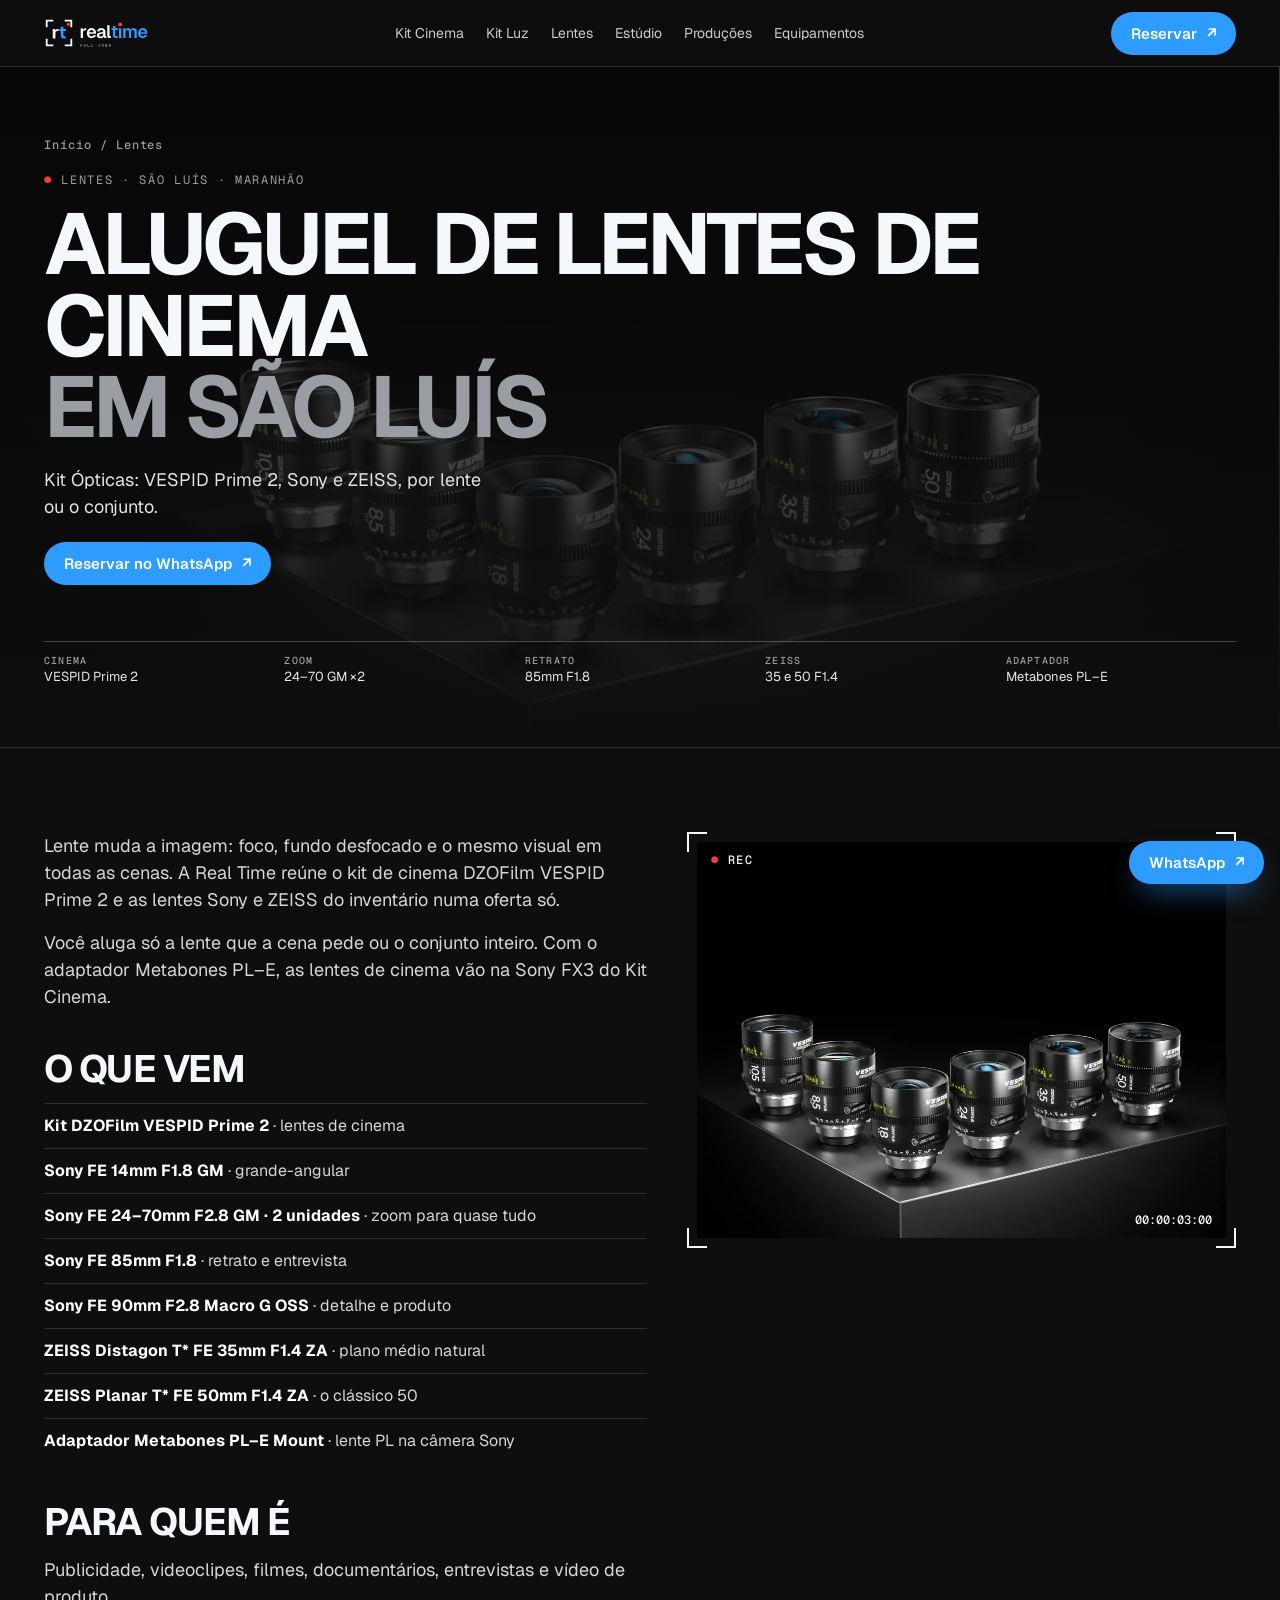
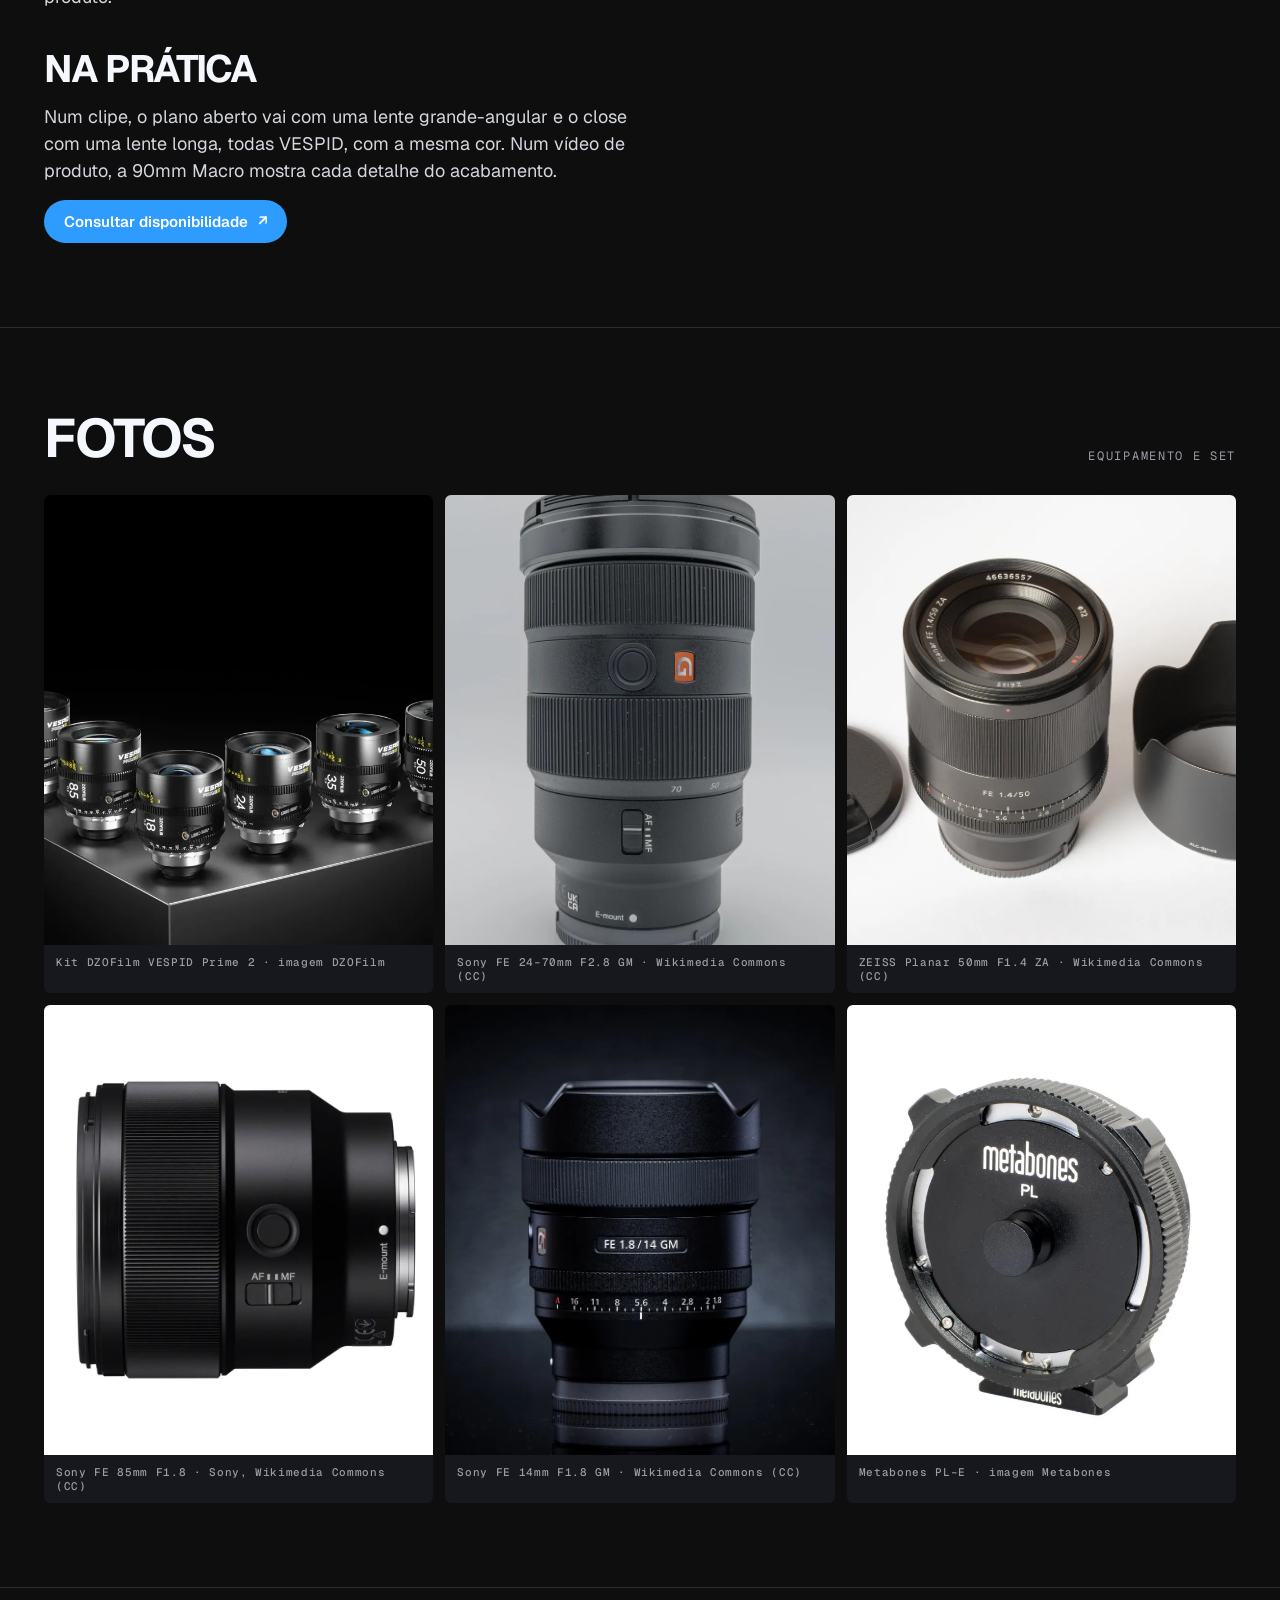
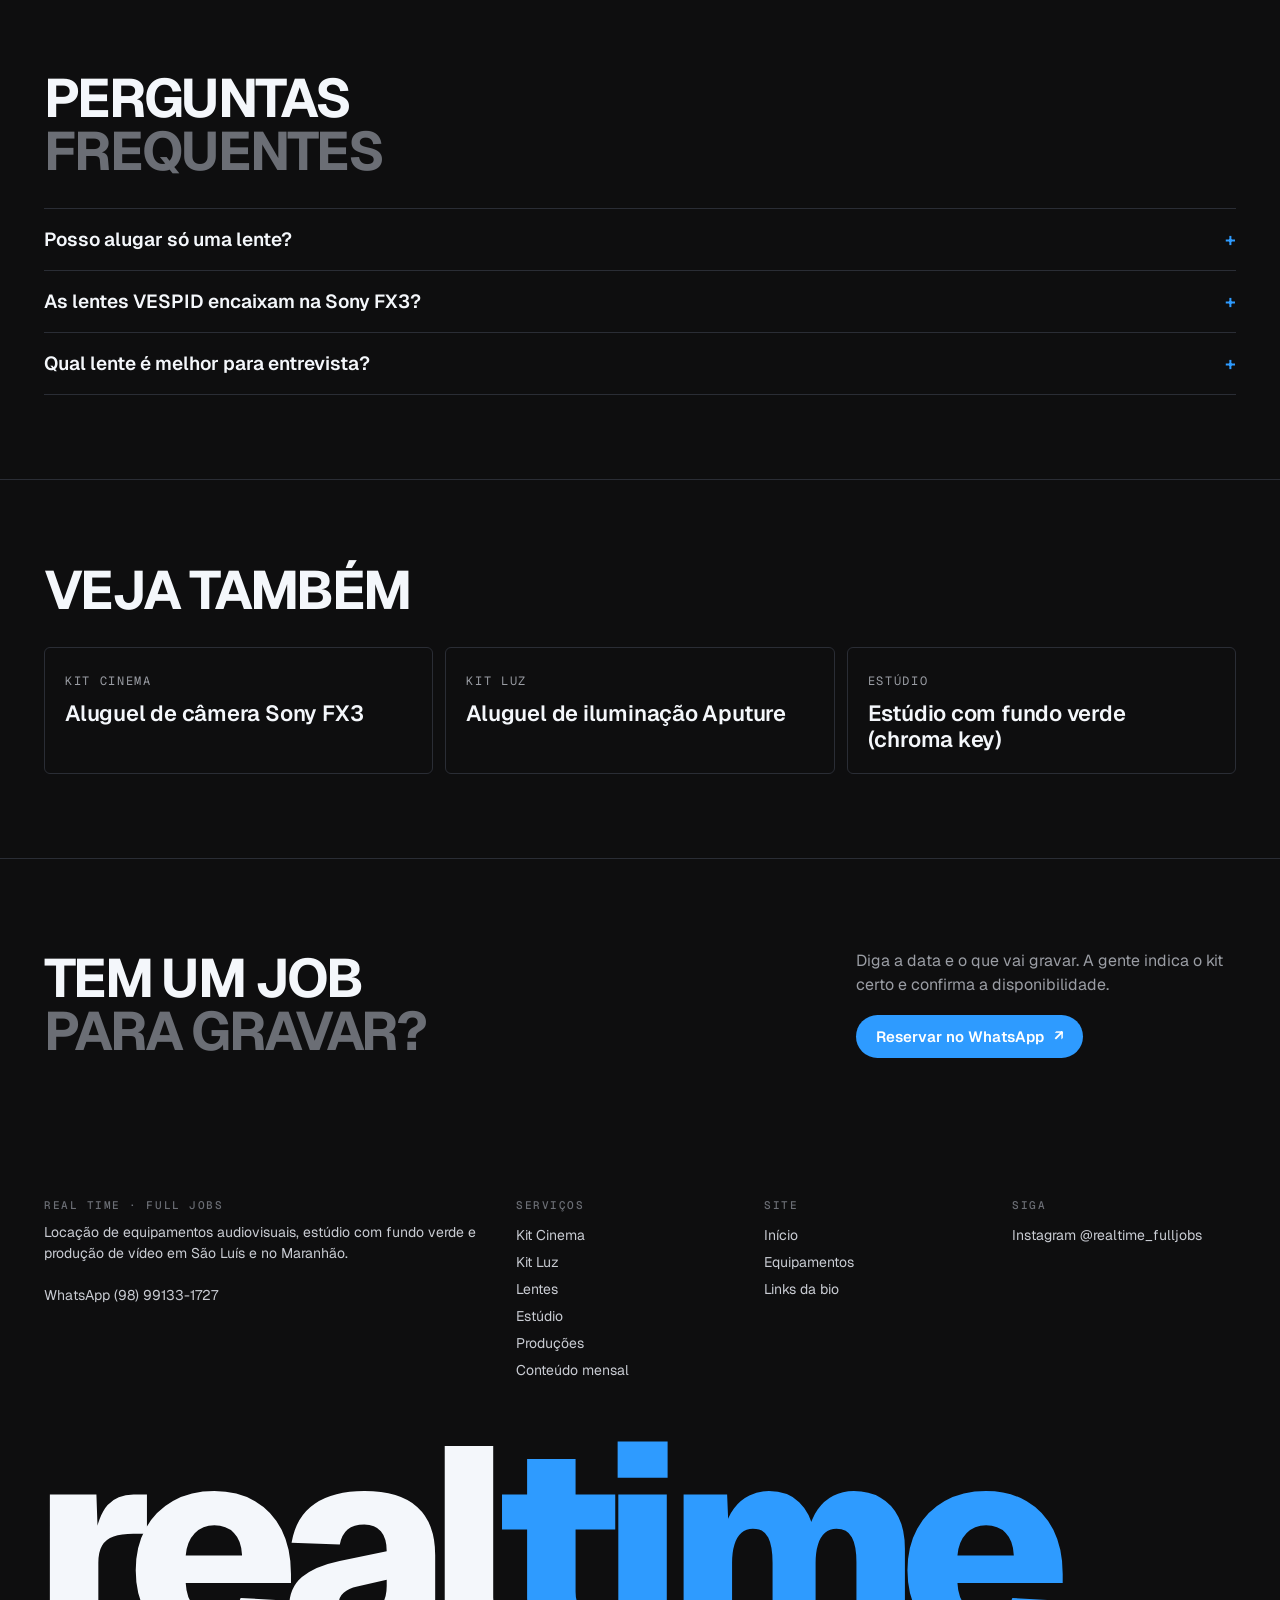
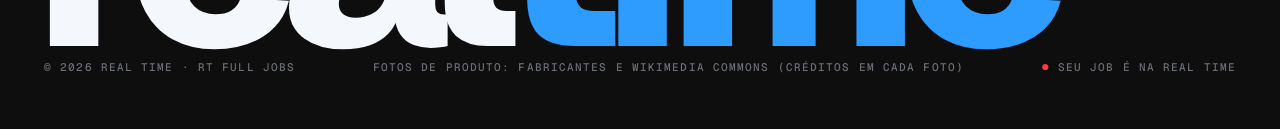
<file: aluguel-de-lentes-de-cinema/index.html>
<!doctype html>
<html lang="pt-BR"><head><meta charset="utf-8"><meta name="viewport" content="width=device-width,initial-scale=1,viewport-fit=cover">
<title>Aluguel de Lentes de Cinema em São Luís | DZOFilm VESPID, Sony e ZEISS · Real Time</title><meta name="description" content="Aluguel de lentes em São Luís (MA): kit de cinema DZOFilm VESPID Prime 2, Sony G Master (14mm, 24–70mm, 90mm Macro), Sony 85mm, ZEISS 35mm e 50mm e adaptador Metabones PL–E. Por lente ou kit."><link rel="canonical" href="https://realtimeslz.pages.dev/aluguel-de-lentes-de-cinema/">
<meta name="robots" content="index,follow,max-image-preview:large"><meta name="geo.region" content="BR-MA"><meta name="geo.placename" content="São Luís"><meta name="theme-color" content="#0E0E0F">
<meta property="og:type" content="website"><meta property="og:locale" content="pt_BR"><meta property="og:site_name" content="Real Time · RT Full Jobs">
<meta property="og:title" content="Aluguel de Lentes de Cinema em São Luís | DZOFilm VESPID, Sony e ZEISS · Real Time"><meta property="og:description" content="Aluguel de lentes em São Luís (MA): kit de cinema DZOFilm VESPID Prime 2, Sony G Master (14mm, 24–70mm, 90mm Macro), Sony 85mm, ZEISS 35mm e 50mm e adaptador Metabones PL–E. Por lente ou kit."><meta property="og:url" content="https://realtimeslz.pages.dev/aluguel-de-lentes-de-cinema/"><meta property="og:image" content="https://realtimeslz.pages.dev/img/eq/dzofilm-vespid-prime-2.webp">
<meta name="twitter:card" content="summary_large_image"><link rel="icon" href="/img/favicon.svg" type="image/svg+xml"><link rel="apple-touch-icon" href="/img/apple-touch-icon.png">
<link rel="preconnect" href="https://fonts.googleapis.com"><link rel="preconnect" href="https://fonts.gstatic.com" crossorigin>
<link href="https://fonts.googleapis.com/css2?family=Geist:wght@400;500;600;700;800&family=Geist+Mono:wght@500&display=swap" rel="stylesheet"><link rel="stylesheet" href="/css/site.css">
<script type="application/ld+json">{"@context": "https://schema.org", "@graph": [{"@type": "LocalBusiness", "@id": "https://realtimeslz.pages.dev/#empresa", "name": "Real Time · RT Full Jobs", "alternateName": ["Realtime", "RT Full Jobs", "Real Time BR"], "description": "Locação de equipamentos audiovisuais, estúdio com fundo verde (chroma key) e produção audiovisual para marcas e empresas.", "url": "https://realtimeslz.pages.dev/", "logo": "https://realtimeslz.pages.dev/img/apple-touch-icon.png", "image": "https://realtimeslz.pages.dev/img/og.jpg", "telephone": "+55-98-99133-1727", "sameAs": ["https://www.instagram.com/realtime_fulljobs/"], "areaServed": [{"@type": "City", "name": "São Luís"}, {"@type": "State", "name": "Maranhão"}], "priceRange": "Sob consulta"}, {"@type": "BreadcrumbList", "itemListElement": [{"@type": "ListItem", "position": 1, "name": "Início", "item": "https://realtimeslz.pages.dev/"}, {"@type": "ListItem", "position": 2, "name": "Lentes", "item": "https://realtimeslz.pages.dev/aluguel-de-lentes-de-cinema/"}]}, {"@type": "FAQPage", "mainEntity": [{"@type": "Question", "name": "Posso alugar só uma lente?", "acceptedAnswer": {"@type": "Answer", "text": "Sim. A locação é por lente ou pelo conjunto, conforme a cena pede."}}, {"@type": "Question", "name": "As lentes VESPID encaixam na Sony FX3?", "acceptedAnswer": {"@type": "Answer", "text": "Sim, com o adaptador Metabones PL–E Mount, que também está disponível."}}, {"@type": "Question", "name": "Qual lente é melhor para entrevista?", "acceptedAnswer": {"@type": "Answer", "text": "A Sony FE 85mm F1.8 deixa o rosto nítido e o fundo suave. Para plano mais aberto, a ZEISS 35mm ou a 24–70mm GM."}}]}, {"@type": "Service", "name": "Aluguel de lentes de cinema em São Luís", "serviceType": "Lentes", "description": "Aluguel de lentes em São Luís (MA): kit de cinema DZOFilm VESPID Prime 2, Sony G Master (14mm, 24–70mm, 90mm Macro), Sony 85mm, ZEISS 35mm e 50mm e adaptador Metabones PL–E. Por lente ou kit.", "provider": {"@id": "https://realtimeslz.pages.dev/#empresa"}, "areaServed": "São Luís", "url": "https://realtimeslz.pages.dev/aluguel-de-lentes-de-cinema/"}]}</script></head>
<body><header class="top"><div class="w"><a href="/" aria-label="Real Time, início"><img src="/img/assinatura-horizontal.svg" alt="Real Time · Full Jobs"></a><nav aria-label="Páginas"><a href="/aluguel-de-camera-sony-fx3/">Kit Cinema</a><a href="/aluguel-de-iluminacao-aputure/">Kit Luz</a><a href="/aluguel-de-lentes-de-cinema/">Lentes</a><a href="/estudio-com-fundo-verde-chroma-key/">Estúdio</a><a href="/produtora-de-video/">Produções</a><a href="/equipamentos/">Equipamentos</a></nav><a class="btn" href="https://wa.me/5598991331727?text=Oi%21%20Vim%20pelo%20site%20da%20Real%20Time%20e%20quero%20reservar." target="_blank" rel="noopener">Reservar</a></div></header><main><section class="heroi"><div class="bg" style="background-image:url(/img/eq/dzofilm-vespid-prime-2.webp)"></div><div class="w" style="padding-bottom:60px"><div class="migalha"><a href="/">Início</a> / Lentes</div>
<div class="mono rec">Lentes · São Luís · Maranhão</div><h1 class="h" style="margin-top:14px">Aluguel de lentes de cinema<br><span style="color:var(--cz)">em São Luís</span></h1>
<p class="lead">Kit Ópticas: VESPID Prime 2, Sony e ZEISS, por lente ou o conjunto.</p><a class="btn" href="https://wa.me/5598991331727?text=Oi%21%20Vim%20pelo%20site%20e%20quero%20saber%20sobre%3A%20Lentes.%20C%C3%B3digo%20RT-CINEMA" target="_blank" rel="noopener">Reservar no WhatsApp</a>
<div class="ficha" style="position:relative;left:0;right:0;bottom:0;margin-top:56px"><div><small>Cinema</small>VESPID Prime 2</div><div><small>Zoom</small>24–70 GM ×2</div><div><small>Retrato</small>85mm F1.8</div><div><small>ZEISS</small>35 e 50 F1.4</div><div><small>Adaptador</small>Metabones PL–E</div></div></div></section>
<section class="sec"><div class="w duas"><div class="txt"><p>Lente muda a imagem: foco, fundo desfocado e o mesmo visual em todas as cenas. A Real Time reúne o kit de cinema DZOFilm VESPID Prime 2 e as lentes Sony e ZEISS do inventário numa oferta só.</p><p>Você aluga só a lente que a cena pede ou o conjunto inteiro. Com o adaptador Metabones PL–E, as lentes de cinema vão na Sony FX3 do Kit Cinema.</p><h2>O que vem</h2><ul><li><b>Kit DZOFilm VESPID Prime 2</b> · lentes de cinema</li><li><b>Sony FE 14mm F1.8 GM</b> · grande-angular</li><li><b>Sony FE 24–70mm F2.8 GM · 2 unidades</b> · zoom para quase tudo</li><li><b>Sony FE 85mm F1.8</b> · retrato e entrevista</li><li><b>Sony FE 90mm F2.8 Macro G OSS</b> · detalhe e produto</li><li><b>ZEISS Distagon T* FE 35mm F1.4 ZA</b> · plano médio natural</li><li><b>ZEISS Planar T* FE 50mm F1.4 ZA</b> · o clássico 50</li><li><b>Adaptador Metabones PL–E Mount</b> · lente PL na câmera Sony</li></ul><h2>Para quem é</h2><p>Publicidade, videoclipes, filmes, documentários, entrevistas e vídeo de produto.</p><h2>Na prática</h2><p>Num clipe, o plano aberto vai com uma lente grande-angular e o close com uma lente longa, todas VESPID, com a mesma cor. Num vídeo de produto, a 90mm Macro mostra cada detalhe do acabamento.</p>
<a class="btn" href="https://wa.me/5598991331727?text=Oi%21%20Vim%20pelo%20site%20e%20quero%20saber%20sobre%3A%20Lentes.%20C%C3%B3digo%20RT-CINEMA" target="_blank" rel="noopener">Consultar disponibilidade</a></div><div style="position:sticky;top:90px"><div class="visor"><i></i><i></i><i></i><i></i><div class="f" role="img" aria-label="Kit DZOFilm VESPID Prime 2 · imagem DZOFilm" style="background-image:url(/img/eq/dzofilm-vespid-prime-2.webp)"></div><span class="r rec">REC</span><span class="tc">00:00:03:00</span></div></div></div></section>
<section class="sec"><div class="w"><div class="cab"><h2>Fotos</h2><span class="mono">Equipamento e set</span></div><div class="gal"><figure><img src="/img/eq/dzofilm-vespid-prime-2.webp" alt="Kit DZOFilm VESPID Prime 2" loading="lazy" width="600" height="450"><figcaption>Kit DZOFilm VESPID Prime 2 · imagem DZOFilm</figcaption></figure><figure><img src="/img/eq/sony-24-70-gm.webp" alt="Sony FE 24–70mm F2.8 GM" loading="lazy" width="600" height="450"><figcaption>Sony FE 24–70mm F2.8 GM · Wikimedia Commons (CC)</figcaption></figure><figure><img src="/img/eq/zeiss-50mm.webp" alt="ZEISS Planar 50mm F1.4 ZA" loading="lazy" width="600" height="450"><figcaption>ZEISS Planar 50mm F1.4 ZA · Wikimedia Commons (CC)</figcaption></figure><figure><img src="/img/eq/sony-85mm.webp" alt="Sony FE 85mm F1.8" loading="lazy" width="600" height="450"><figcaption>Sony FE 85mm F1.8 · Sony, Wikimedia Commons (CC)</figcaption></figure><figure><img src="/img/eq/sony-14mm-gm.webp" alt="Sony FE 14mm F1.8 GM" loading="lazy" width="600" height="450"><figcaption>Sony FE 14mm F1.8 GM · Wikimedia Commons (CC)</figcaption></figure><figure><img src="/img/eq/metabones-pl-e.webp" alt="Metabones PL–E" loading="lazy" width="600" height="450"><figcaption>Metabones PL–E · imagem Metabones</figcaption></figure></div></div></section>
<section class="sec"><div class="w"><div class="cab"><h2>Perguntas<br><span style="color:var(--cz2)">frequentes</span></h2></div><div class="faq"><details><summary>Posso alugar só uma lente?</summary><p>Sim. A locação é por lente ou pelo conjunto, conforme a cena pede.</p></details><details><summary>As lentes VESPID encaixam na Sony FX3?</summary><p>Sim, com o adaptador Metabones PL–E Mount, que também está disponível.</p></details><details><summary>Qual lente é melhor para entrevista?</summary><p>A Sony FE 85mm F1.8 deixa o rosto nítido e o fundo suave. Para plano mais aberto, a ZEISS 35mm ou a 24–70mm GM.</p></details></div></div></section>
<section class="sec"><div class="w"><div class="cab"><h2>Veja também</h2></div><div class="rel"><a href="/aluguel-de-camera-sony-fx3/"><span class="mono">Kit Cinema</span><h3 style="margin-top:8px">Aluguel de câmera Sony FX3</h3></a><a href="/aluguel-de-iluminacao-aputure/"><span class="mono">Kit Luz</span><h3 style="margin-top:8px">Aluguel de iluminação Aputure</h3></a><a href="/estudio-com-fundo-verde-chroma-key/"><span class="mono">Estúdio</span><h3 style="margin-top:8px">Estúdio com fundo verde (chroma key)</h3></a></div></div></section></main><section class="w"><div class="cta-fim"><h2>Tem um job<br><span style="color:var(--cz2)">para gravar?</span></h2><div><p style="color:var(--cz);max-width:380px;margin-bottom:18px">Diga a data e o que vai gravar. A gente indica o kit certo e confirma a disponibilidade.</p><a class="btn" href="https://wa.me/5598991331727?text=Oi%21%20Quero%20reservar%20com%20a%20Real%20Time.%20A%20grava%C3%A7%C3%A3o%20%C3%A9%20no%20dia%3A%20" target="_blank" rel="noopener">Reservar no WhatsApp</a></div></div></section>
<footer class="rod"><div class="w"><div class="cols"><div><b>Real Time · Full Jobs</b>Locação de equipamentos audiovisuais, estúdio com fundo verde e produção de vídeo em São Luís e no Maranhão.<br><br>WhatsApp <a href="https://wa.me/5598991331727" style="display:inline">(98) 99133-1727</a></div><div><b>Serviços</b><a href="/aluguel-de-camera-sony-fx3/">Kit Cinema</a><a href="/aluguel-de-iluminacao-aputure/">Kit Luz</a><a href="/aluguel-de-lentes-de-cinema/">Lentes</a><a href="/estudio-com-fundo-verde-chroma-key/">Estúdio</a><a href="/produtora-de-video/">Produções</a><a href="/producao-de-conteudo-para-empresas/">Conteúdo mensal</a></div><div><b>Site</b><a href="/">Início</a><a href="/equipamentos/">Equipamentos</a><a href="/bio/">Links da bio</a></div><div><b>Siga</b><a href="https://www.instagram.com/realtime_fulljobs/" target="_blank" rel="noopener">Instagram @realtime_fulljobs</a></div></div>
<div class="gigante" aria-hidden="true">real<b>time</b></div><div class="baixo"><span>© 2026 Real Time · RT Full Jobs</span><span>Fotos de produto: fabricantes e Wikimedia Commons (créditos em cada foto)</span><span class="rec">Seu job é na Real Time</span></div></div></footer>
<a class="btn wa-fixo" href="https://wa.me/5598991331727?text=Oi%21%20Vim%20pelo%20site%20da%20Real%20Time." target="_blank" rel="noopener">WhatsApp</a></body></html>
</file>
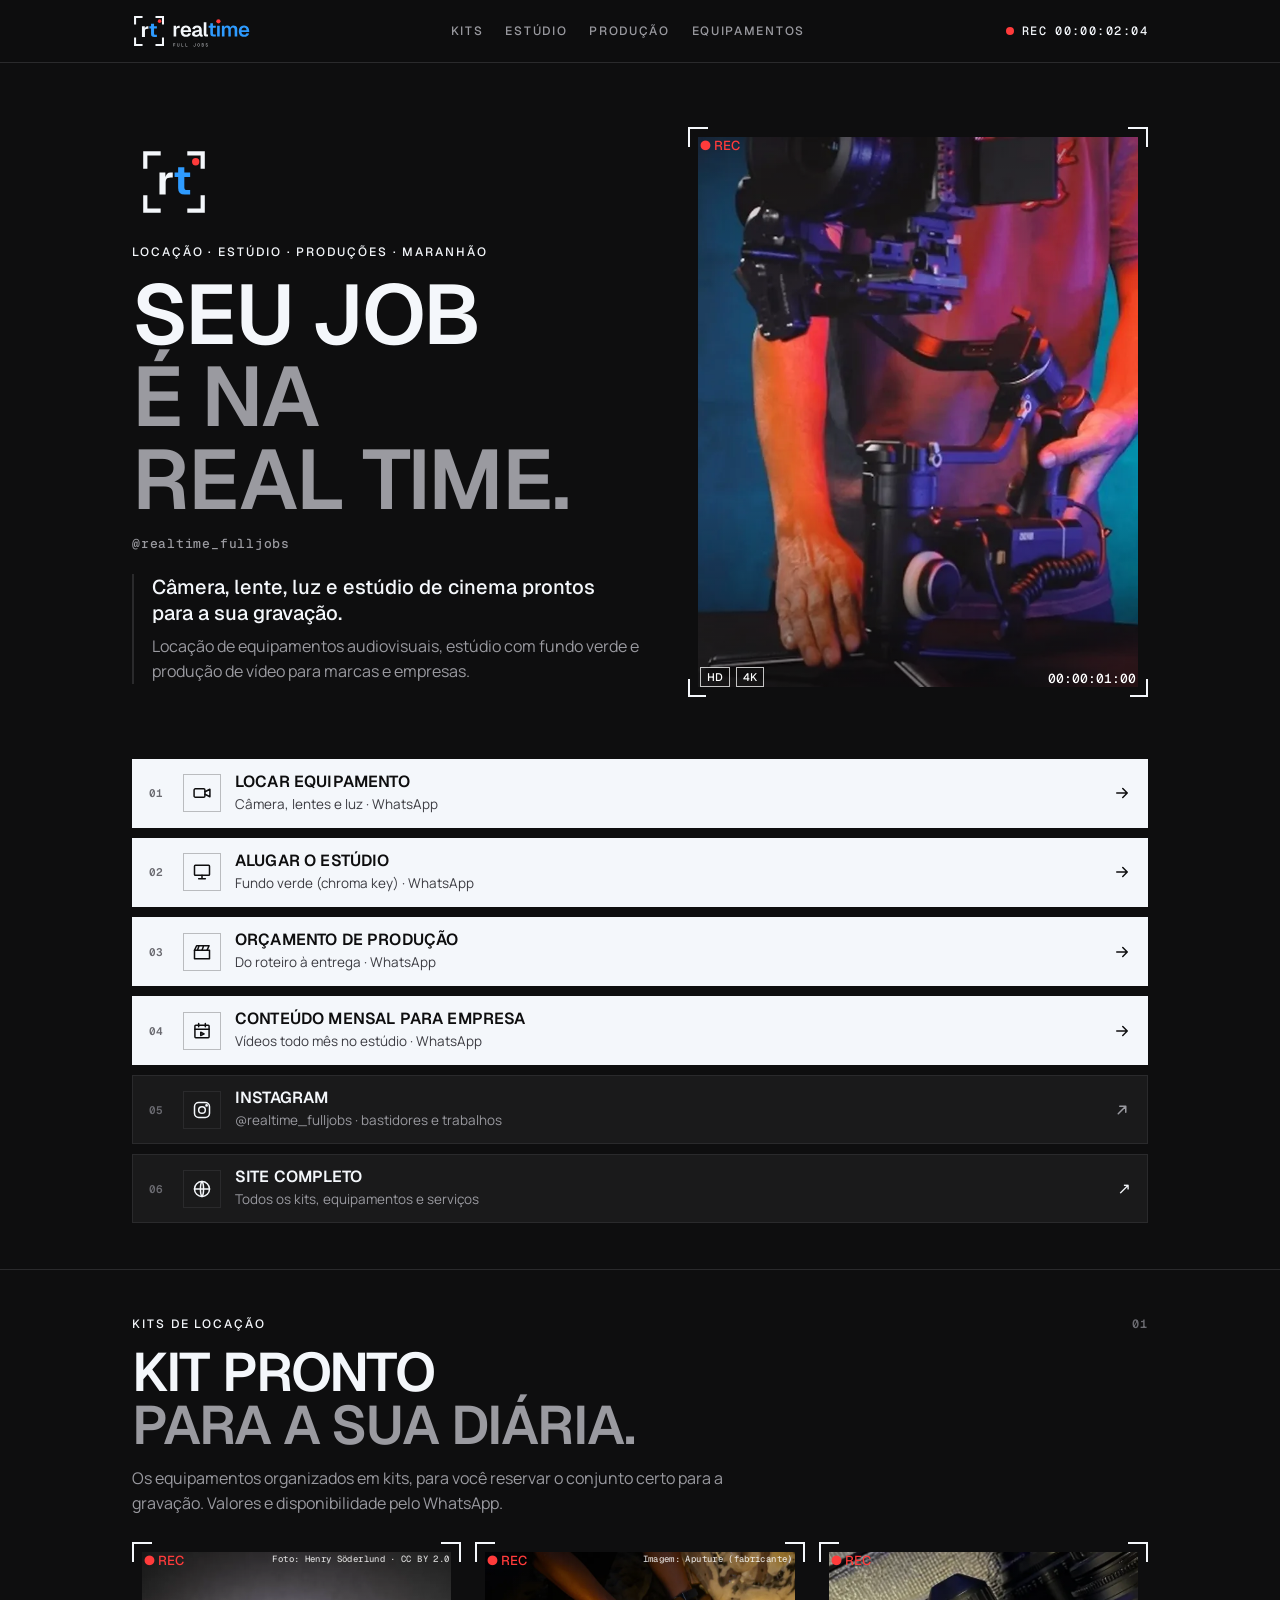
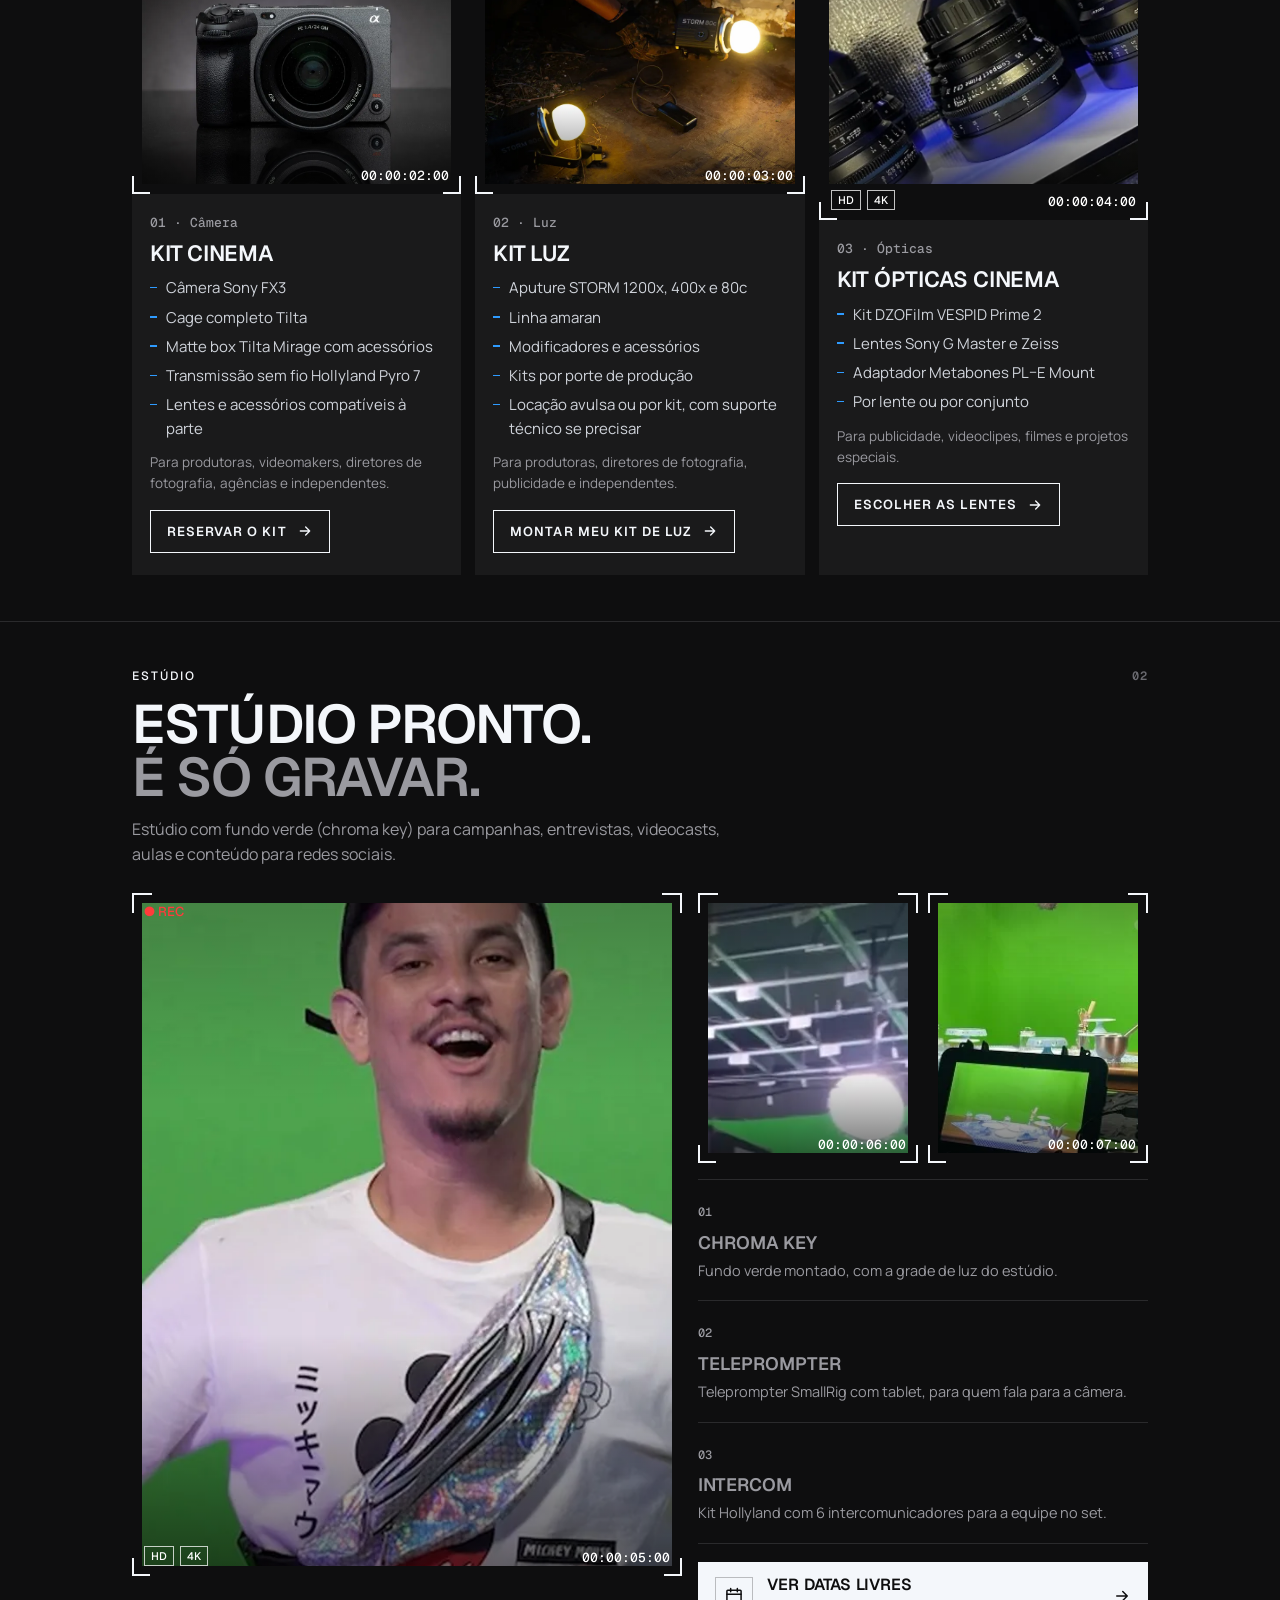
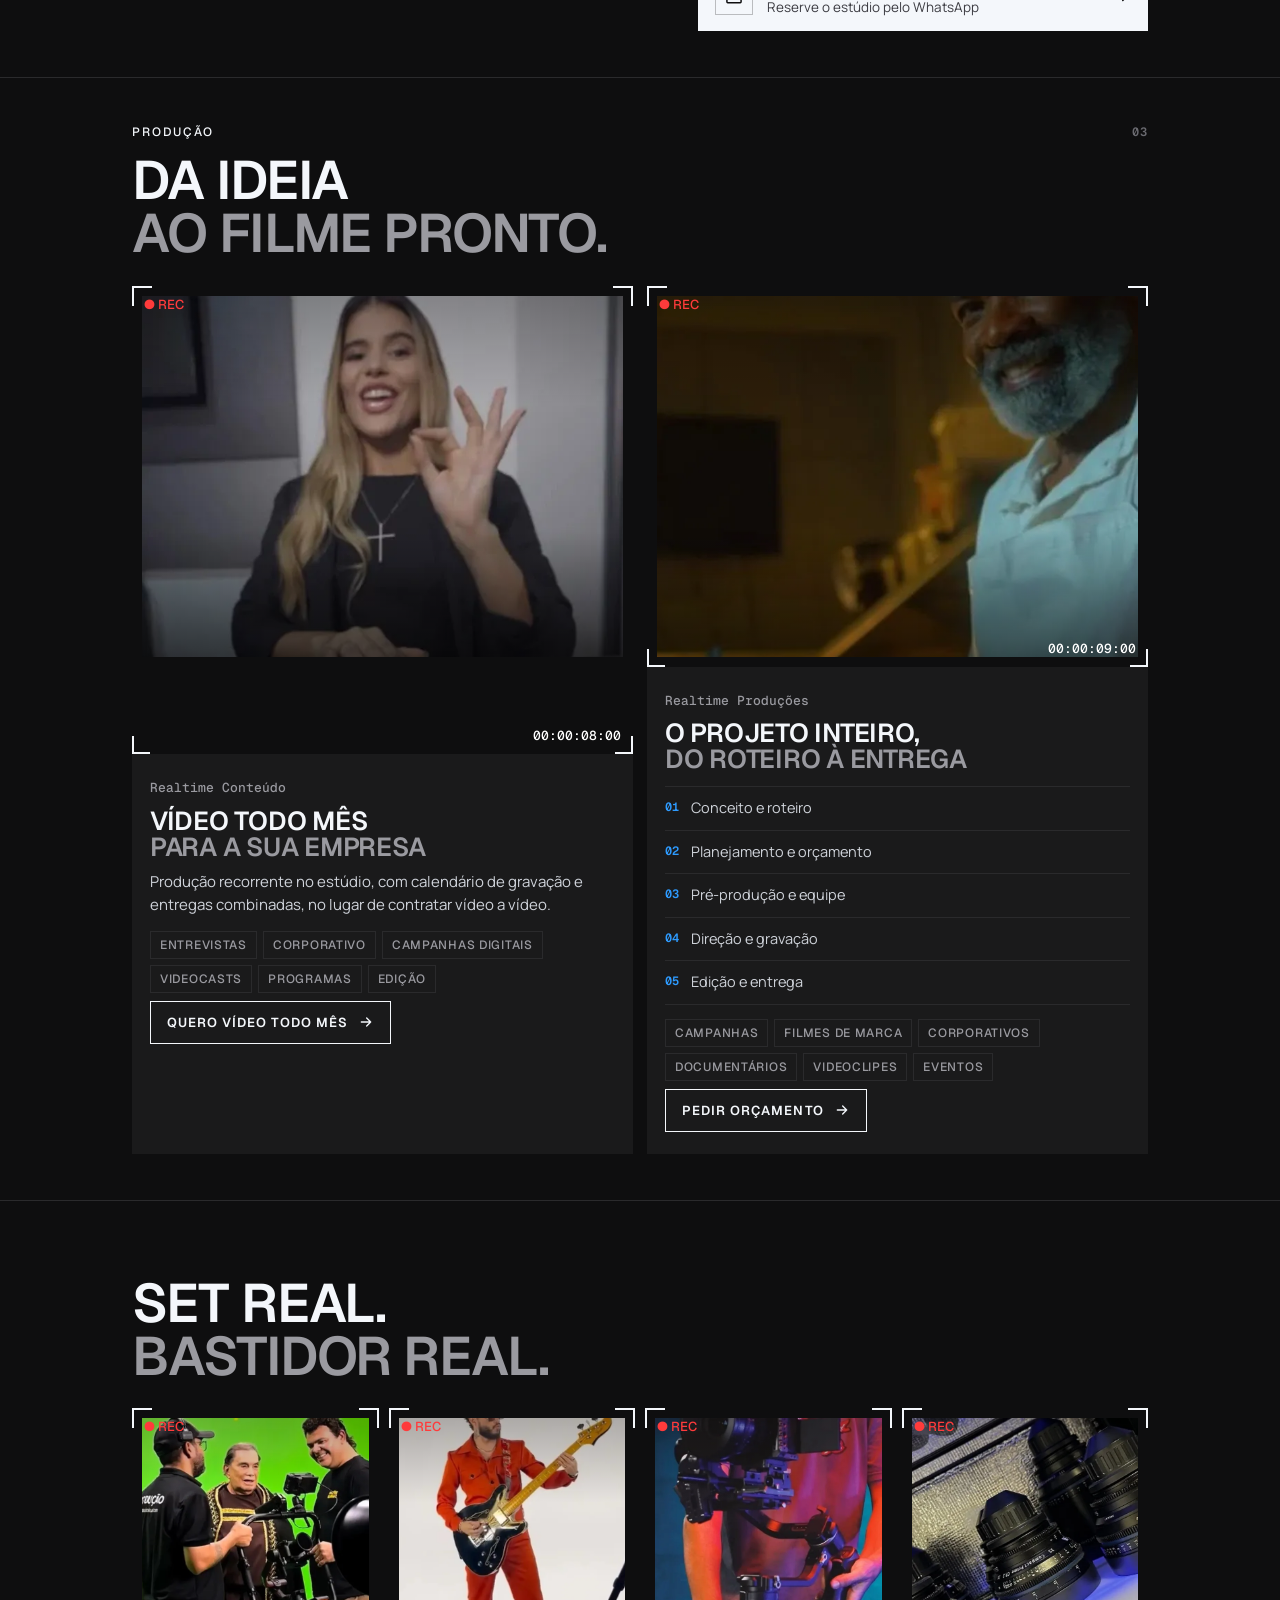
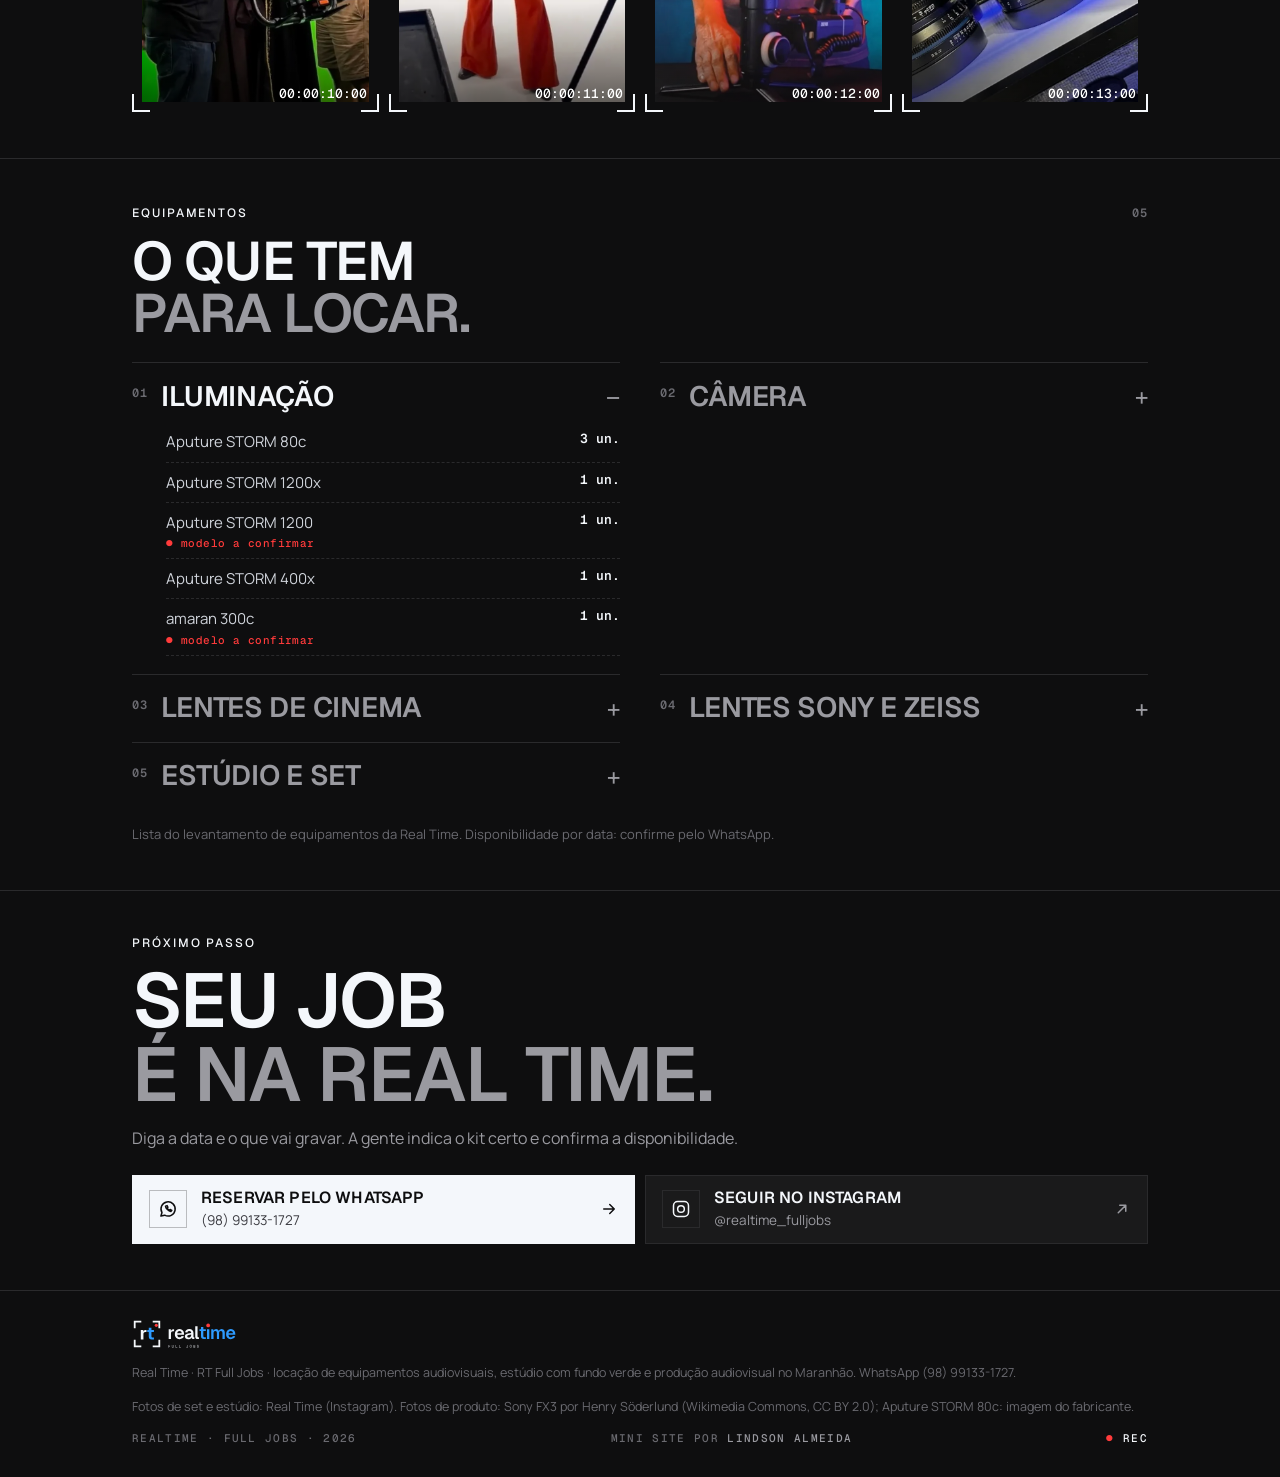
<file: bio/index.html>
<!doctype html>
<html lang="pt-BR">
<head>
<meta charset="utf-8">
<meta name="viewport" content="width=device-width,initial-scale=1,viewport-fit=cover">
<title>Locação de Equipamentos Audiovisuais em São Luís | Real Time · RT Full Jobs</title>
<meta name="description" content="Locação de equipamentos audiovisuais em São Luís (MA): câmera Sony FX3, lentes de cinema DZOFilm, Sony e Zeiss, luz Aputure STORM, estúdio com fundo verde (chroma key) e produção de vídeo para marcas. Reserve pelo WhatsApp (98) 99133-1727.">
<link rel="canonical" href="https://realtimeslz.pages.dev/bio/">
<meta name="robots" content="noindex,follow">
<meta name="geo.region" content="BR-MA"><meta name="geo.placename" content="São Luís">
<meta name="theme-color" content="#0E0E0F">
<meta property="og:type" content="website"><meta property="og:locale" content="pt_BR">
<meta property="og:site_name" content="Real Time · RT Full Jobs">
<meta property="og:title" content="Real Time · Locação de cinema e estúdio com fundo verde em São Luís">
<meta property="og:description" content="Câmera, lente, luz e estúdio prontos para o seu job. Reserve seu kit pelo WhatsApp.">
<meta property="og:url" content="https://realtimeslz.pages.dev/bio/">
<meta property="og:image" content="https://realtimeslz.pages.dev/img/og.jpg">
<meta property="og:image:width" content="1200"><meta property="og:image:height" content="630">
<meta name="twitter:card" content="summary_large_image">
<link rel="icon" href="/img/favicon.svg" type="image/svg+xml">
<link rel="apple-touch-icon" href="/img/apple-touch-icon.png">
<link rel="preconnect" href="https://fonts.googleapis.com"><link rel="preconnect" href="https://fonts.gstatic.com" crossorigin>
<link href="https://fonts.googleapis.com/css2?family=Geist:wght@400;500;600;700&family=Geist+Mono:wght@500;600&family=Manrope:wght@400;500;600&display=swap" rel="stylesheet">
<script type="application/ld+json">
{"@context":"https://schema.org","@graph":[
{"@type":"LocalBusiness","@id":"https://realtimeslz.pages.dev/#empresa","name":"Real Time · RT Full Jobs","alternateName":["Realtime","RT Full Jobs","Real Time BR"],
"description":"Locação de equipamentos audiovisuais e de estúdio com fundo verde (chroma key) e produção audiovisual para marcas e empresas no Maranhão.",
"url":"https://realtimeslz.pages.dev/","logo":"https://realtimeslz.pages.dev/img/apple-touch-icon.png","image":"https://realtimeslz.pages.dev/img/og.jpg",
"telephone":"+55-98-99133-1727","sameAs":["https://www.instagram.com/realtime_fulljobs/"],
"areaServed":{"@type":"State","name":"Maranhão"},
"hasOfferCatalog":{"@type":"OfferCatalog","name":"Locação e produção audiovisual","itemListElement":[
{"@type":"Offer","itemOffered":{"@type":"Service","name":"Kit Cinema: locação de câmera Sony FX3 com cage e matte box Tilta e transmissão Hollyland"}},
{"@type":"Offer","itemOffered":{"@type":"Service","name":"Kit Luz: locação de iluminação Aputure STORM e amaran"}},
{"@type":"Offer","itemOffered":{"@type":"Service","name":"Kit Ópticas Cinema: locação de lentes DZOFilm VESPID Prime 2, Sony e Zeiss"}},
{"@type":"Offer","itemOffered":{"@type":"Service","name":"Locação de estúdio com fundo verde (chroma key), teleprompter e intercomunicadores"}},
{"@type":"Offer","itemOffered":{"@type":"Service","name":"Realtime Conteúdo: produção audiovisual mensal para empresas"}},
{"@type":"Offer","itemOffered":{"@type":"Service","name":"Realtime Produções: campanhas, filmes de marca, corporativos, documentários e videoclipes"}}]}}
]}
</script>
<style>
/* Identidade Real Time v1 (manual da conta Pedro): Preto Set, Branco Luz, Azul Real, REC só no ponto, Índigo Take nas faixas.
   Composição copiada do template VideoLab (Framer), o mesmo do manual: visor com cantos por fora, ● REC, HD│4K, timecode,
   rótulo em caixa alta, título em 2 tons, fios finos. Estrutura de bio copiada do mini site Rafael Imports; SEO do GruposSF. */
:root{--bg:#0E0E0F;--pn:#1A1A1B;--pn2:#222224;--fio:#2A2A2C;--b:#F4F7FB;--cz:#9A9AA0;--cz2:#6A6A70;--az:#2E9BFF;--in:#4338F0;--rec:#FF3B3B;--wa:#25D366;
--f:"Geist",system-ui,sans-serif;--fm:"Geist Mono",ui-monospace,monospace;--ft:"Manrope",system-ui,sans-serif;color-scheme:dark}
*{box-sizing:border-box;margin:0;padding:0}
html{background:var(--bg);scroll-behavior:smooth}
body{background:var(--bg);color:var(--b);font:16px/1.55 var(--ft);-webkit-font-smoothing:antialiased;overflow-x:hidden}
img{display:block;max-width:100%}
a{color:inherit;text-decoration:none}
.wrap{width:100%;max-width:1080px;margin:0 auto;padding:0 16px}
.az{color:var(--az)}.cz{color:var(--cz)}
.rot{font:500 12px/1 var(--f);letter-spacing:.16em;text-transform:uppercase;color:var(--b)}
.rot.cz{color:var(--cz)}
.mono{font-family:var(--fm)}
h1,h2,h3{font-family:var(--f);font-weight:600;text-transform:uppercase;letter-spacing:-.02em;line-height:.98}
h1{font-size:clamp(44px,11vw,84px)}
h2{font-size:clamp(32px,7.4vw,54px);margin-top:14px}
h3{font-size:22px;letter-spacing:-.01em}
.txt{color:var(--cz);font-size:16px}
.fio{height:1px;background:var(--fio)}

/* topo */
.top{position:sticky;top:0;z-index:40;background:rgba(14,14,15,.92);backdrop-filter:blur(10px);-webkit-backdrop-filter:blur(10px);border-bottom:1px solid var(--fio)}
.top .wrap{display:flex;align-items:center;justify-content:space-between;height:62px;gap:12px}
.top .brand img{height:34px;width:auto}
.top nav{display:flex;gap:22px;font:500 12px var(--f);letter-spacing:.14em;text-transform:uppercase;color:var(--cz)}
.top nav a:hover{color:var(--b)}
.top .rec{font:500 12px var(--fm);letter-spacing:.12em;display:flex;align-items:center;gap:8px;white-space:nowrap}
.top .rec i{width:8px;height:8px;border-radius:50%;background:var(--rec);animation:pisca 1.4s steps(2,start) infinite}
@keyframes pisca{to{visibility:hidden}}

/* hero */
.hero{padding:34px 0 30px}
.hero .grid{display:grid;gap:30px}
.hero .simb{width:84px;height:84px;margin-bottom:22px}
.hero .handle{font:500 13px var(--fm);color:var(--cz);letter-spacing:.06em;margin-top:14px}
.lead{border-left:2px solid var(--fio);padding-left:18px;margin-top:22px}
.lead b{display:block;font:500 20px/1.3 var(--f);color:var(--b);margin-bottom:8px}

/* visor (foto com cantos por fora, REC, HD 4K e timecode) */
.visor{position:relative;padding:10px}
.visor:before,.visor:after,.visor .k1,.visor .k2{content:"";position:absolute;width:18px;height:18px;border:0 solid var(--b);z-index:3}
.visor:before{left:0;top:0;border-left-width:2px;border-top-width:2px}
.visor:after{right:0;top:0;border-right-width:2px;border-top-width:2px}
.visor .k1{left:0;bottom:0;border-left-width:2px;border-bottom-width:2px}
.visor .k2{right:0;bottom:0;border-right-width:2px;border-bottom-width:2px}
.visor .ph{position:relative;overflow:hidden;background:var(--pn)}
.visor .ph img{width:100%;height:100%;object-fit:cover}
.visor .ph:after{content:"";position:absolute;inset:0;background:linear-gradient(180deg,rgba(0,0,0,.25),transparent 30%,transparent 65%,rgba(0,0,0,.55));pointer-events:none}
.visor .r{position:absolute;left:12px;top:10px;font:500 13px var(--f);color:var(--rec);z-index:2}
.visor .r:before{content:"● "}
.visor .hd{position:absolute;left:12px;bottom:10px;display:flex;gap:6px;z-index:2}
.visor .hd i{font:500 11px var(--f);font-style:normal;border:1.5px solid rgba(255,255,255,.75);padding:2px 6px;color:#fff}
.visor .tc{position:absolute;right:12px;bottom:10px;font:500 13px var(--fm);color:#fff;z-index:2}
.visor .cr{position:absolute;right:12px;top:11px;font:500 9px var(--fm);white-space:nowrap;color:rgba(255,255,255,.8);z-index:2;letter-spacing:.04em;max-width:60%;text-align:right}

/* botões */
.acoes{display:grid;gap:10px;margin-top:6px}
.bt{display:flex;align-items:center;gap:14px;min-height:64px;padding:12px 16px;background:var(--pn);border:1px solid var(--fio);transition:border-color .15s,background .15s}
.bt:hover,.bt:focus-visible{border-color:var(--az);background:var(--pn2);outline:none}
.bt .ic{flex:none;width:38px;height:38px;display:grid;place-items:center;border:1.5px solid var(--fio);color:var(--b)}
.bt .ic svg{width:20px;height:20px}
.bt .t{flex:1;min-width:0}
.bt .t strong{display:block;font:600 16px/1.2 var(--f);text-transform:uppercase;letter-spacing:.01em}
.bt .t span{display:block;font-size:13.5px;color:var(--cz);margin-top:3px}
.bt .go{flex:none;width:18px;height:18px;color:var(--cz)}
.bt.wa{background:var(--b);color:var(--bg);border-color:var(--b)}
.bt.wa .ic{border-color:rgba(14,14,15,.25);color:var(--bg)}
.bt.wa .t span{color:#3c3c42}.bt.wa .go{color:var(--bg)}
.bt.wa:hover{background:#fff;border-color:#fff}
.bt .n{font:600 11px var(--fm);color:var(--cz2);flex:none;width:20px}
.bt.wa .n{color:#6a6a70}

/* seções */
section{padding:46px 0;border-top:1px solid var(--fio)}
.cab{display:flex;justify-content:space-between;align-items:baseline;gap:12px}
.cab .no{font:600 12px var(--fm);color:var(--cz2);letter-spacing:.1em}
.sub{color:var(--cz);margin-top:14px;max-width:620px}

/* kits: cartão foto + painel numerado */
.kits{display:grid;gap:14px;margin-top:26px}
.kit{display:grid;background:var(--pn)}
.kit .visor{padding:10px;background:var(--bg)}
.kit .visor .ph{aspect-ratio:16/10}
.kit .p{padding:20px 18px 22px;display:flex;flex-direction:column;gap:12px}
.kit .p .n{font:500 13px var(--fm);color:var(--cz)}
.kit .p ul{list-style:none;display:grid;gap:6px}
.kit .p li{font-size:15px;color:#cfd3da;padding-left:16px;position:relative}
.kit .p li:before{content:"";position:absolute;left:0;top:.7em;width:7px;height:1.5px;background:var(--az)}
.kit .p .uso{font-size:13.5px;color:var(--cz)}
.pedir{display:inline-flex;align-items:center;gap:10px;align-self:flex-start;margin-top:4px;padding:12px 16px;border:1.5px solid var(--b);font:600 13px var(--f);letter-spacing:.08em;text-transform:uppercase}
.pedir:hover{background:var(--b);color:var(--bg)}
.pedir svg{width:16px;height:16px}

/* estúdio */
.est{display:grid;gap:16px;margin-top:26px}
.est .visor .ph{aspect-ratio:4/3}
.cols{display:grid;grid-template-columns:1fr;border-top:1px solid var(--fio)}
.cols>div{padding:18px 0;border-bottom:1px solid var(--fio)}
.cols .n{font:500 12px var(--fm);color:var(--cz)}
.cols .t{font:600 18px var(--f);text-transform:uppercase;margin:8px 0 6px}
.cols p{font-size:14.5px;color:var(--cz)}
.mini{display:grid;grid-template-columns:1fr 1fr;gap:10px}
.mini .visor .ph{aspect-ratio:4/3}

/* frentes */
.frentes{display:grid;gap:14px;margin-top:26px}
.fr{background:var(--pn);display:grid}
.fr .visor{background:var(--bg)}
.fr .visor .ph{aspect-ratio:4/3}
.fr .p{padding:20px 18px 22px}
.fr .p .n{font:500 13px var(--fm);color:var(--cz)}
.fr .p h3{margin:10px 0 10px;font-size:26px}
.fr .p p{color:#cfd3da;font-size:15px}
.etapas{list-style:none;counter-reset:e;margin:14px 0 4px;display:grid;gap:0;border-top:1px solid var(--fio)}
.etapas li{counter-increment:e;display:flex;gap:12px;padding:10px 0;border-bottom:1px solid var(--fio);font-size:14.5px;color:#cfd3da}
.etapas li:before{content:"0" counter(e);font:600 12px var(--fm);color:var(--az);padding-top:2px}
.tags{display:flex;flex-wrap:wrap;gap:6px;margin:14px 0 4px}
.tags span{font:500 12px var(--f);letter-spacing:.06em;text-transform:uppercase;border:1px solid var(--fio);padding:5px 9px;color:var(--cz)}

/* bastidores */
.trilho{display:grid;grid-auto-flow:column;grid-auto-columns:62%;gap:10px;overflow-x:auto;scroll-snap-type:x mandatory;margin:26px -16px 0;padding:0 16px 6px;scrollbar-width:none}
.trilho::-webkit-scrollbar{display:none}
.trilho .visor{scroll-snap-align:start}
.trilho .visor .ph{aspect-ratio:4/5}

/* equipamentos */
.lista{margin-top:22px;border-top:1px solid var(--fio)}
.lista details{border-bottom:1px solid var(--fio)}
.lista summary{list-style:none;cursor:pointer;display:flex;align-items:center;gap:14px;padding:18px 0;font:600 clamp(20px,5vw,28px)/1.05 var(--f);text-transform:uppercase;letter-spacing:-.01em;color:var(--cz)}
.lista summary::-webkit-details-marker{display:none}
.lista summary sup{font:600 12px var(--fm);color:var(--cz2);letter-spacing:.06em;align-self:flex-start;padding-top:4px}
.lista summary:after{content:"+";margin-left:auto;font:400 24px var(--f);color:var(--cz)}
.lista details[open] summary{color:var(--b)}
.lista details[open] summary:after{content:"–"}
.lista ul{list-style:none;padding:0 0 18px 34px;display:grid;gap:8px}
.lista li{display:flex;justify-content:space-between;gap:12px;font-size:15px;color:#cfd3da;border-bottom:1px dashed var(--fio);padding-bottom:8px}
.lista li b{font:600 13px var(--fm);color:var(--b);white-space:nowrap}
.lista li em{font-style:normal;font:500 11px var(--fm);color:var(--rec);letter-spacing:.04em;display:block;margin-top:2px}
.lista li em:before{content:"● "}
.obs{font-size:13px;color:var(--cz2);margin-top:14px}

/* endereço (aparece só quando preenchido) */
#local[hidden]{display:none}
.mapa{margin-top:22px}
.mapa iframe{width:100%;height:260px;border:0;display:block;filter:grayscale(1) invert(.9) contrast(.9)}

/* fechamento */
.fim{text-align:left}
.fim h2{font-size:clamp(40px,10vw,76px)}
.fim .acoes{margin-top:24px}
footer{border-top:1px solid var(--fio);padding:28px 0 calc(96px + env(safe-area-inset-bottom))}
footer .wrap{display:grid;gap:14px}
footer img{height:30px;width:auto}
footer p{font-size:12.5px;color:var(--cz2);line-height:1.6}
footer .ft{display:flex;justify-content:space-between;gap:12px;flex-wrap:wrap;font:500 11px var(--fm);letter-spacing:.12em;color:var(--cz2);text-transform:uppercase}
footer .ft .r{color:var(--b)}footer .ft .r:before{content:"● ";color:var(--rec)}
footer a{color:var(--cz)}footer a:hover{color:var(--b)}

/* barra fixa do WhatsApp no celular */
.fixa{position:fixed;left:0;right:0;bottom:0;z-index:50;padding:10px 16px calc(10px + env(safe-area-inset-bottom));background:linear-gradient(180deg,transparent,rgba(14,14,15,.96) 30%)}
.fixa a{display:flex;align-items:center;justify-content:center;gap:10px;height:54px;background:var(--b);color:var(--bg);font:600 15px var(--f);letter-spacing:.06em;text-transform:uppercase}
.fixa a svg{width:20px;height:20px}
.fixa i{width:8px;height:8px;border-radius:50%;background:var(--rec)}

/* revelar ao rolar */
.rv{opacity:0;transform:translateY(14px);transition:opacity .6s ease,transform .6s ease}
.rv.on{opacity:1;transform:none}
.no-js .rv{opacity:1;transform:none}
@media (prefers-reduced-motion:reduce){.rv{opacity:1;transform:none;transition:none}.top .rec i{animation:none}}

@media (max-width:759px){.top nav{display:none}.hero{padding:26px 0 18px}.hero .simb{display:none}.hero .foto{display:none}.lead{margin-top:16px}}
@media (min-width:760px){
  .wrap{padding:0 32px}
  .hero{padding:64px 0 56px}
  .hero .grid{grid-template-columns:1.05fr .95fr;align-items:center;gap:48px}
  .hero .visor .ph{aspect-ratio:4/5}
  .kits{grid-template-columns:repeat(3,1fr)}
  .kit .visor .ph{aspect-ratio:4/3}
  .est{grid-template-columns:1.1fr .9fr;align-items:start}
  .est .visor .ph{aspect-ratio:4/5}
  .frentes{grid-template-columns:1fr 1fr}
  .trilho{grid-auto-flow:row;grid-template-columns:repeat(4,1fr);grid-auto-columns:auto;overflow:visible;margin:26px 0 0;padding:0}
  .lista{display:grid;grid-template-columns:1fr 1fr;column-gap:40px;border-top:0}
  .lista details{border-top:1px solid var(--fio);border-bottom:0}
  .fim .acoes{grid-template-columns:1fr 1fr}
  .fixa{display:none}
  footer{padding-bottom:32px}
}
</style>
</head>
<body class="no-js">

<header class="top">
  <div class="wrap">
    <a class="brand" href="#inicio" aria-label="Real Time, início"><img src="/img/assinatura-horizontal.svg" alt="realtime Full Jobs" width="118" height="34"></a>
    <nav aria-label="Seções"><a href="#kits">Kits</a><a href="#estudio">Estúdio</a><a href="#producao">Produção</a><a href="#equipamentos">Equipamentos</a></nav>
    <span class="rec" aria-hidden="true"><i></i>REC <span id="tc">00:00:00:00</span></span>
  </div>
</header>

<main id="inicio">
  <div class="hero">
    <div class="wrap grid">
      <div class="rv">
        <img class="simb" src="/img/simbolo.svg" alt="" width="84" height="84">
        <p class="rot">Locação · Estúdio · Produções · Maranhão</p>
        <h1 style="margin-top:16px">Seu job<br><span class="cz">é na<br>Real Time.</span></h1>
        <p class="handle">@realtime_fulljobs</p>
        <div class="lead">
          <b>Câmera, lente, luz e estúdio de cinema prontos para a sua gravação.</b>
          <p class="txt">Locação de equipamentos audiovisuais, estúdio com fundo verde e produção de vídeo para marcas e empresas.</p>
        </div>
      </div>
      <div class="rv foto">
        <div class="visor"><span class="k1"></span><span class="k2"></span>
          <div class="ph"><img src="/img/rt-kit.webp" alt="Câmera de cinema em estabilizador, no estúdio da Real Time" width="694" height="852" fetchpriority="high"></div>
          <span class="r">REC</span><span class="hd"><i>HD</i><i>4K</i></span><span class="tc">00:00:01:00</span>
        </div>
      </div>
    </div>
  </div>

  <div class="wrap">
    <nav class="acoes rv" aria-label="Fale com a Real Time" id="contato">
      <a class="bt wa" data-wa="locar" href="#"><span class="n">01</span><span class="ic" aria-hidden="true"><svg viewBox="0 0 24 24" fill="none" stroke="currentColor" stroke-width="1.8" stroke-linecap="round" stroke-linejoin="round"><rect x="2.5" y="7" width="13" height="10" rx="1.5"/><path d="M15.5 10.5l6-3v9l-6-3"/></svg></span><span class="t"><strong>Locar equipamento</strong><span>Câmera, lentes e luz · WhatsApp</span></span><svg class="go" viewBox="0 0 24 24" fill="none" stroke="currentColor" stroke-width="2" stroke-linecap="round" stroke-linejoin="round"><path d="M5 12h14M13 6l6 6-6 6"/></svg></a>
      <a class="bt wa" data-wa="estudio" href="#"><span class="n">02</span><span class="ic" aria-hidden="true"><svg viewBox="0 0 24 24" fill="none" stroke="currentColor" stroke-width="1.8" stroke-linecap="round" stroke-linejoin="round"><rect x="3" y="4" width="18" height="12" rx="1"/><path d="M8 20h8M12 16v4"/></svg></span><span class="t"><strong>Alugar o estúdio</strong><span>Fundo verde (chroma key) · WhatsApp</span></span><svg class="go" viewBox="0 0 24 24" fill="none" stroke="currentColor" stroke-width="2" stroke-linecap="round" stroke-linejoin="round"><path d="M5 12h14M13 6l6 6-6 6"/></svg></a>
      <a class="bt wa" data-wa="producao" href="#"><span class="n">03</span><span class="ic" aria-hidden="true"><svg viewBox="0 0 24 24" fill="none" stroke="currentColor" stroke-width="1.8" stroke-linecap="round" stroke-linejoin="round"><path d="M3 10h18v10H3z"/><path d="M3 10l2.5-5.5h15L18 10M8.5 4.5L6.5 10M14 4.5L12 10"/></svg></span><span class="t"><strong>Orçamento de produção</strong><span>Do roteiro à entrega · WhatsApp</span></span><svg class="go" viewBox="0 0 24 24" fill="none" stroke="currentColor" stroke-width="2" stroke-linecap="round" stroke-linejoin="round"><path d="M5 12h14M13 6l6 6-6 6"/></svg></a>
      <a class="bt wa" data-wa="mensal" href="#"><span class="n">04</span><span class="ic" aria-hidden="true"><svg viewBox="0 0 24 24" fill="none" stroke="currentColor" stroke-width="1.8" stroke-linecap="round" stroke-linejoin="round"><rect x="3.5" y="5" width="17" height="15" rx="1"/><path d="M3.5 10h17M8 3v4M16 3v4M10.5 13.5l4 2-4 2z"/></svg></span><span class="t"><strong>Conteúdo mensal para empresa</strong><span>Vídeos todo mês no estúdio · WhatsApp</span></span><svg class="go" viewBox="0 0 24 24" fill="none" stroke="currentColor" stroke-width="2" stroke-linecap="round" stroke-linejoin="round"><path d="M5 12h14M13 6l6 6-6 6"/></svg></a>
      <a class="bt" href="https://www.instagram.com/realtime_fulljobs/" target="_blank" rel="noopener"><span class="n">05</span><span class="ic" aria-hidden="true"><svg viewBox="0 0 24 24" fill="none" stroke="currentColor" stroke-width="1.8" stroke-linecap="round" stroke-linejoin="round"><rect x="3" y="3" width="18" height="18" rx="5"/><circle cx="12" cy="12" r="4"/><circle cx="17.5" cy="6.5" r=".8" fill="currentColor"/></svg></span><span class="t"><strong>Instagram</strong><span>@realtime_fulljobs · bastidores e trabalhos</span></span><svg class="go" viewBox="0 0 24 24" fill="none" stroke="currentColor" stroke-width="2" stroke-linecap="round" stroke-linejoin="round"><path d="M7 17L17 7M9 7h8v8"/></svg></a><a class="bt" href="/"><span class="n">06</span><span class="ic" aria-hidden="true"><svg viewBox="0 0 24 24" fill="none" stroke="currentColor" stroke-width="1.8" stroke-linecap="round" stroke-linejoin="round"><circle cx="12" cy="12" r="9"/><path d="M3 12h18M12 3c2.5 2.8 2.5 15.2 0 18M12 3c-2.5 2.8-2.5 15.2 0 18"/></svg></span><span class="t"><strong>Site completo</strong><span>Todos os kits, equipamentos e serviços</span></span><span class="seta" aria-hidden="true">↗</span></a>
    </nav>
  </div>

  <section id="kits" style="margin-top:46px">
    <div class="wrap">
      <div class="cab rv"><p class="rot">Kits de locação</p><span class="no">01</span></div>
      <h2 class="rv">Kit pronto<br><span class="cz">para a sua diária.</span></h2>
      <p class="sub rv">Os equipamentos organizados em kits, para você reservar o conjunto certo para a gravação. Valores e disponibilidade pelo WhatsApp.</p>
      <div class="kits">
        <article class="kit rv">
          <div class="visor"><span class="k1"></span><span class="k2"></span>
            <div class="ph"><img src="/img/sony-fx3.webp" alt="Câmera Sony FX3 com lente" width="960" height="640" loading="lazy"></div>
            <span class="r">REC</span><span class="cr">Foto: Henry Söderlund · CC BY 2.0</span><span class="tc">00:00:02:00</span>
          </div>
          <div class="p">
            <span class="n">01 · Câmera</span>
            <h3>Kit Cinema</h3>
            <ul><li>Câmera Sony FX3</li><li>Cage completo Tilta</li><li>Matte box Tilta Mirage com acessórios</li><li>Transmissão sem fio Hollyland Pyro 7</li><li>Lentes e acessórios compatíveis à parte</li></ul>
            <p class="uso">Para produtoras, videomakers, diretores de fotografia, agências e independentes.</p>
            <a class="pedir" data-wa="cinema" href="#">Reservar o kit <svg viewBox="0 0 24 24" fill="none" stroke="currentColor" stroke-width="2" stroke-linecap="round" stroke-linejoin="round"><path d="M5 12h14M13 6l6 6-6 6"/></svg></a>
          </div>
        </article>
        <article class="kit rv">
          <div class="visor"><span class="k1"></span><span class="k2"></span>
            <div class="ph"><img src="/img/storm-80c.webp" alt="Refletores Aputure STORM 80c em uso" width="960" height="640" loading="lazy"></div>
            <span class="r">REC</span><span class="cr">Imagem: Aputure (fabricante)</span><span class="tc">00:00:03:00</span>
          </div>
          <div class="p">
            <span class="n">02 · Luz</span>
            <h3>Kit Luz</h3>
            <ul><li>Aputure STORM 1200x, 400x e 80c</li><li>Linha amaran</li><li>Modificadores e acessórios</li><li>Kits por porte de produção</li><li>Locação avulsa ou por kit, com suporte técnico se precisar</li></ul>
            <p class="uso">Para produtoras, diretores de fotografia, publicidade e independentes.</p>
            <a class="pedir" data-wa="luz" href="#">Montar meu kit de luz <svg viewBox="0 0 24 24" fill="none" stroke="currentColor" stroke-width="2" stroke-linecap="round" stroke-linejoin="round"><path d="M5 12h14M13 6l6 6-6 6"/></svg></a>
          </div>
        </article>
        <article class="kit rv">
          <div class="visor"><span class="k1"></span><span class="k2"></span>
            <div class="ph"><img src="/img/rt-opticas.webp" alt="Lentes de cinema no acervo da Real Time" width="692" height="860" loading="lazy"></div>
            <span class="r">REC</span><span class="hd"><i>HD</i><i>4K</i></span><span class="tc">00:00:04:00</span>
          </div>
          <div class="p">
            <span class="n">03 · Ópticas</span>
            <h3>Kit Ópticas Cinema</h3>
            <ul><li>Kit DZOFilm VESPID Prime 2</li><li>Lentes Sony G Master e Zeiss</li><li>Adaptador Metabones PL–E Mount</li><li>Por lente ou por conjunto</li></ul>
            <p class="uso">Para publicidade, videoclipes, filmes e projetos especiais.</p>
            <a class="pedir" data-wa="opticas" href="#">Escolher as lentes <svg viewBox="0 0 24 24" fill="none" stroke="currentColor" stroke-width="2" stroke-linecap="round" stroke-linejoin="round"><path d="M5 12h14M13 6l6 6-6 6"/></svg></a>
          </div>
        </article>
      </div>
    </div>
  </section>

  <section id="estudio">
    <div class="wrap">
      <div class="cab rv"><p class="rot">Estúdio</p><span class="no">02</span></div>
      <h2 class="rv">Estúdio pronto.<br><span class="cz">É só gravar.</span></h2>
      <p class="sub rv">Estúdio com fundo verde (chroma key) para campanhas, entrevistas, videocasts, aulas e conteúdo para redes sociais.</p>
      <div class="est">
        <div class="rv">
          <div class="visor"><span class="k1"></span><span class="k2"></span>
            <div class="ph"><img src="/img/rt-mascote.webp" alt="Gravação no fundo verde do estúdio da Real Time" width="610" height="924" loading="lazy" style="object-position:50% 6%"></div>
            <span class="r">REC</span><span class="hd"><i>HD</i><i>4K</i></span><span class="tc">00:00:05:00</span>
          </div>
        </div>
        <div class="rv">
          <div class="mini">
            <div class="visor"><span class="k1"></span><span class="k2"></span><div class="ph"><img src="/img/rt-estudio.webp" alt="Grade de luz e fundo verde do estúdio" width="580" height="304" loading="lazy"></div><span class="tc">00:00:06:00</span></div>
            <div class="visor"><span class="k1"></span><span class="k2"></span><div class="ph"><img src="/img/rt-monitor.webp" alt="Monitor de vídeo no set de fundo verde" width="345" height="242" loading="lazy"></div><span class="tc">00:00:07:00</span></div>
          </div>
          <div class="cols" style="margin-top:16px">
            <div><span class="n">01</span><p class="t">Chroma key</p><p>Fundo verde montado, com a grade de luz do estúdio.</p></div>
            <div><span class="n">02</span><p class="t">Teleprompter</p><p>Teleprompter SmallRig com tablet, para quem fala para a câmera.</p></div>
            <div><span class="n">03</span><p class="t">Intercom</p><p>Kit Hollyland com 6 intercomunicadores para a equipe no set.</p></div>
          </div>
          <a class="bt wa" data-wa="estudio" href="#" style="margin-top:18px"><span class="ic" aria-hidden="true"><svg viewBox="0 0 24 24" fill="none" stroke="currentColor" stroke-width="1.8" stroke-linecap="round" stroke-linejoin="round"><rect x="3.5" y="5" width="17" height="15" rx="1"/><path d="M3.5 10h17M8 3v4M16 3v4"/></svg></span><span class="t"><strong>Ver datas livres</strong><span>Reserve o estúdio pelo WhatsApp</span></span><svg class="go" viewBox="0 0 24 24" fill="none" stroke="currentColor" stroke-width="2" stroke-linecap="round" stroke-linejoin="round"><path d="M5 12h14M13 6l6 6-6 6"/></svg></a>
        </div>
      </div>
    </div>
  </section>

  <section id="producao">
    <div class="wrap">
      <div class="cab rv"><p class="rot">Produção</p><span class="no">03</span></div>
      <h2 class="rv">Da ideia<br><span class="cz">ao filme pronto.</span></h2>
      <div class="frentes">
        <article class="fr rv">
          <div class="visor"><span class="k1"></span><span class="k2"></span><div class="ph"><img src="/img/rt-apresentadora.webp" alt="Apresentadora gravando conteúdo com a Real Time" width="694" height="840" loading="lazy" style="object-position:50% 25%"></div><span class="r">REC</span><span class="tc">00:00:08:00</span></div>
          <div class="p">
            <span class="n">Realtime Conteúdo</span>
            <h3>Vídeo todo mês<br><span class="cz">para a sua empresa</span></h3>
            <p>Produção recorrente no estúdio, com calendário de gravação e entregas combinadas, no lugar de contratar vídeo a vídeo.</p>
            <div class="tags"><span>Entrevistas</span><span>Corporativo</span><span>Campanhas digitais</span><span>Videocasts</span><span>Programas</span><span>Edição</span></div>
            <a class="pedir" data-wa="mensal" href="#">Quero vídeo todo mês <svg viewBox="0 0 24 24" fill="none" stroke="currentColor" stroke-width="2" stroke-linecap="round" stroke-linejoin="round"><path d="M5 12h14M13 6l6 6-6 6"/></svg></a>
          </div>
        </article>
        <article class="fr rv">
          <div class="visor"><span class="k1"></span><span class="k2"></span><div class="ph"><img src="/img/rt-filme.webp" alt="Cena de filme produzido pela Real Time" width="692" height="842" loading="lazy" style="object-position:60% 30%"></div><span class="r">REC</span><span class="tc">00:00:09:00</span></div>
          <div class="p">
            <span class="n">Realtime Produções</span>
            <h3>O projeto inteiro,<br><span class="cz">do roteiro à entrega</span></h3>
            <ol class="etapas"><li>Conceito e roteiro</li><li>Planejamento e orçamento</li><li>Pré-produção e equipe</li><li>Direção e gravação</li><li>Edição e entrega</li></ol>
            <div class="tags"><span>Campanhas</span><span>Filmes de marca</span><span>Corporativos</span><span>Documentários</span><span>Videoclipes</span><span>Eventos</span></div>
            <a class="pedir" data-wa="producao" href="#">Pedir orçamento <svg viewBox="0 0 24 24" fill="none" stroke="currentColor" stroke-width="2" stroke-linecap="round" stroke-linejoin="round"><path d="M5 12h14M13 6l6 6-6 6"/></svg></a>
          </div>
        </article>
      </div>
    </div>
  </section>

  <section id="bastidores">
    <div class="wrap">
      <div class="cab rv"><p class="rot">Bastidores</p><span class="no">04</span></div>
      <h2 class="rv">Set real.<br><span class="cz">Bastidor real.</span></h2>
      <div class="trilho rv" aria-label="Fotos de bastidores (deslize)">
        <div class="visor"><span class="k1"></span><span class="k2"></span><div class="ph"><img src="/img/rt-set.webp" alt="Equipe da Real Time no set com fundo verde" width="694" height="840" loading="lazy"></div><span class="r">REC</span><span class="tc">00:00:10:00</span></div>
        <div class="visor"><span class="k1"></span><span class="k2"></span><div class="ph"><img src="/img/rt-musico.webp" alt="Músico gravando no estúdio" width="694" height="840" loading="lazy"></div><span class="r">REC</span><span class="tc">00:00:11:00</span></div>
        <div class="visor"><span class="k1"></span><span class="k2"></span><div class="ph"><img src="/img/rt-kit.webp" alt="Estabilizador com câmera de cinema" width="694" height="852" loading="lazy"></div><span class="r">REC</span><span class="tc">00:00:12:00</span></div>
        <div class="visor"><span class="k1"></span><span class="k2"></span><div class="ph"><img src="/img/rt-opticas.webp" alt="Lentes de cinema" width="692" height="860" loading="lazy"></div><span class="r">REC</span><span class="tc">00:00:13:00</span></div>
      </div>
    </div>
  </section>

  <section id="equipamentos">
    <div class="wrap">
      <div class="cab rv"><p class="rot">Equipamentos</p><span class="no">05</span></div>
      <h2 class="rv">O que tem<br><span class="cz">para locar.</span></h2>
      <div class="lista rv">
        <details open><summary><sup>01</sup>Iluminação</summary><ul>
          <li><span>Aputure STORM 80c</span><b>3 un.</b></li>
          <li><span>Aputure STORM 1200x</span><b>1 un.</b></li>
          <li><span>Aputure STORM 1200<em>modelo a confirmar</em></span><b>1 un.</b></li>
          <li><span>Aputure STORM 400x</span><b>1 un.</b></li>
          <li><span>amaran 300c<em>modelo a confirmar</em></span><b>1 un.</b></li>
        </ul></details>
        <details><summary><sup>02</sup>Câmera</summary><ul>
          <li><span>Sony FX3</span><b>1 un.</b></li>
          <li><span>Cage completo Tilta para FX3</span><b>1 un.</b></li>
          <li><span>Matte box Tilta Mirage, com acessórios</span><b>1 kit</b></li>
          <li><span>Transmissão sem fio Hollyland Pyro 7</span><b>1 un.</b></li>
        </ul></details>
        <details><summary><sup>03</sup>Lentes de cinema</summary><ul>
          <li><span>DZOFilm VESPID Prime 2, kit completo</span><b>1 kit</b></li>
          <li><span>Adaptador Metabones PL–E Mount</span><b>1 un.</b></li>
        </ul></details>
        <details><summary><sup>04</sup>Lentes Sony e Zeiss</summary><ul>
          <li><span>Sony FE 14mm F1.8 GM</span><b>1 un.</b></li>
          <li><span>ZEISS Distagon T* FE 35mm F1.4 ZA</span><b>1 un.</b></li>
          <li><span>ZEISS Planar T* FE 50mm F1.4 ZA</span><b>1 un.</b></li>
          <li><span>Sony FE 85mm F1.8</span><b>1 un.</b></li>
          <li><span>Sony FE 90mm F2.8 Macro G OSS</span><b>1 un.</b></li>
          <li><span>Sony FE 24–70mm F2.8 GM</span><b>2 un.</b></li>
        </ul></details>
        <details><summary><sup>05</sup>Estúdio e set</summary><ul>
          <li><span>Estúdio com fundo verde (chroma key)</span><b>1</b></li>
          <li><span>Teleprompter SmallRig + tablet</span><b>1 un.</b></li>
          <li><span>Intercomunicadores Hollyland</span><b>kit c/ 6</b></li>
        </ul></details>
      </div>
      <p class="obs rv">Lista do levantamento de equipamentos da Real Time. Disponibilidade por data: confirme pelo WhatsApp.</p>
    </div>
  </section>

  <!-- ENDEREÇO: ainda não recebido. Quando o cliente mandar, preencha o objeto ENDERECO no script do fim da página
       (rua, bairro, cidade e o link do Google Maps). A seção aparece sozinha; enquanto estiver vazio, fica escondida. -->
  <section id="local" hidden>
    <div class="wrap">
      <div class="cab"><p class="rot">Onde fica</p><span class="no">06</span></div>
      <h2 id="end-t"></h2>
      <p class="sub" id="end-s"></p>
      <div class="mapa visor"><span class="k1"></span><span class="k2"></span><div class="ph"><iframe id="end-m" title="Mapa do estúdio da Real Time" loading="lazy" referrerpolicy="no-referrer-when-downgrade"></iframe></div></div>
      <a class="pedir" id="end-r" href="#" target="_blank" rel="noopener" style="margin-top:16px">Abrir rota no mapa</a>
    </div>
  </section>

  <section class="fim">
    <div class="wrap">
      <p class="rot rv">Próximo passo</p>
      <h2 class="rv">Seu job<br><span class="cz">é na Real Time.</span></h2>
      <p class="sub rv">Diga a data e o que vai gravar. A gente indica o kit certo e confirma a disponibilidade.</p>
      <div class="acoes rv">
        <a class="bt wa" data-wa="locar" href="#"><span class="ic" aria-hidden="true"><svg viewBox="0 0 24 24" fill="none" stroke="currentColor" stroke-width="1.8" stroke-linecap="round" stroke-linejoin="round"><path d="M3.5 20.5l1.3-4.2A8.5 8.5 0 1 1 8 19.4z"/><path d="M9 8.6c.2 2.6 3.7 6 6.4 6.4l1.2-1.4-2-1-1 .9c-1-.4-2.2-1.6-2.6-2.6l.9-1-1-2z"/></svg></span><span class="t"><strong>Reservar pelo WhatsApp</strong><span>(98) 99133-1727</span></span><svg class="go" viewBox="0 0 24 24" fill="none" stroke="currentColor" stroke-width="2" stroke-linecap="round" stroke-linejoin="round"><path d="M5 12h14M13 6l6 6-6 6"/></svg></a>
        <a class="bt" href="https://www.instagram.com/realtime_fulljobs/" target="_blank" rel="noopener"><span class="ic" aria-hidden="true"><svg viewBox="0 0 24 24" fill="none" stroke="currentColor" stroke-width="1.8" stroke-linecap="round" stroke-linejoin="round"><rect x="3" y="3" width="18" height="18" rx="5"/><circle cx="12" cy="12" r="4"/></svg></span><span class="t"><strong>Seguir no Instagram</strong><span>@realtime_fulljobs</span></span><svg class="go" viewBox="0 0 24 24" fill="none" stroke="currentColor" stroke-width="2" stroke-linecap="round" stroke-linejoin="round"><path d="M7 17L17 7M9 7h8v8"/></svg></a>
      </div>
    </div>
  </section>
</main>

<footer>
  <div class="wrap">
    <img src="/img/assinatura-horizontal.svg" alt="realtime Full Jobs" width="104" height="30" loading="lazy">
    <p>Real Time · RT Full Jobs · locação de equipamentos audiovisuais, estúdio com fundo verde e produção audiovisual no Maranhão. WhatsApp (98) 99133-1727.</p>
    <p>Fotos de set e estúdio: Real Time (Instagram). Fotos de produto: Sony FX3 por Henry Söderlund (Wikimedia Commons, CC BY 2.0); Aputure STORM 80c: imagem do fabricante.</p>
    <div class="ft"><span>Realtime · Full Jobs · 2026</span><span>Mini site por <a href="https://lindsonalmeida.github.io/lindson/links/" target="_blank" rel="noopener">Lindson Almeida</a></span><span class="r">REC</span></div>
  </div>
</footer>

<div class="fixa"><a data-wa="locar" href="#"><i aria-hidden="true"></i>Reservar no WhatsApp<svg viewBox="0 0 24 24" fill="none" stroke="currentColor" stroke-width="2" stroke-linecap="round" stroke-linejoin="round"><path d="M5 12h14M13 6l6 6-6 6"/></svg></a></div>

<script>
document.body.classList.remove('no-js');
(function(){
  var WA = '5598991331727';
  // Mensagens prontas por assunto. O código entre colchetes é o rastreio da estratégia v2 (RT-CINEMA, RT-LUZ, RT-ESTUDIO, RT-MENSAL, RT-PROD).
  var MSG = {
    locar:    'Oi, Real Time! Vim pelo site e quero locar equipamento.\nData da gravação: \nO que vou gravar: \nTem disponível? [RT-CINEMA]',
    cinema:   'Oi, Real Time! Quero reservar o Kit Cinema (Sony FX3 + Tilta + Hollyland).\nData da gravação: \nTem disponível? [RT-CINEMA]',
    luz:      'Oi, Real Time! Quero montar um kit de luz (Aputure STORM / amaran).\nData: \nTipo de gravação: \nPode me indicar o kit? [RT-LUZ]',
    opticas:  'Oi, Real Time! Quero locar lentes de cinema (DZOFilm VESPID, Sony ou Zeiss).\nData: \nLentes que preciso: \nTem disponível? [RT-CINEMA]',
    estudio:  'Oi, Real Time! Quero alugar o estúdio com fundo verde.\nData: \nO que vamos gravar: \nTem horário livre? [RT-ESTUDIO]',
    producao: 'Oi, Real Time! Quero um orçamento de produção de vídeo.\nO projeto é: \nPrazo: \nPodemos conversar? [RT-PROD]',
    mensal:   'Oi, Real Time! Minha empresa precisa de vídeos todo mês. Quero entender como funciona o conteúdo mensal. [RT-MENSAL]'
  };
  document.querySelectorAll('[data-wa]').forEach(function(a){
    var m = MSG[a.getAttribute('data-wa')] || MSG.locar;
    a.href = 'https://wa.me/' + WA + '?text=' + encodeURIComponent(m);
    a.target = '_blank'; a.rel = 'noopener';
  });

  // ENDEREÇO DO ESTÚDIO: preencher quando o cliente mandar (deixe '' enquanto não tiver; nada é inventado).
  var ENDERECO = { rua: '', bairro: '', cidade: '', maps: '' };
  if (ENDERECO.rua && ENDERECO.cidade) {
    var q = encodeURIComponent([ENDERECO.rua, ENDERECO.bairro, ENDERECO.cidade].filter(Boolean).join(', '));
    document.getElementById('end-t').innerHTML = ENDERECO.rua + '<br><span class="cz">' + [ENDERECO.bairro, ENDERECO.cidade].filter(Boolean).join(' · ') + '</span>';
    document.getElementById('end-s').textContent = 'Estúdio e retirada de equipamentos. Combine o horário pelo WhatsApp.';
    document.getElementById('end-m').src = 'https://maps.google.com/maps?q=' + q + '&z=16&output=embed';
    document.getElementById('end-r').href = ENDERECO.maps || ('https://www.google.com/maps/search/?api=1&query=' + q);
    document.getElementById('local').hidden = false;
  }

  // timecode do topo
  var tc = document.getElementById('tc'), t0 = Date.now();
  function p(n){ return (n < 10 ? '0' : '') + n; }
  if (!matchMedia('(prefers-reduced-motion: reduce)').matches) setInterval(function(){
    var ms = Date.now() - t0, s = Math.floor(ms / 1000);
    tc.textContent = p(Math.floor(s / 3600)) + ':' + p(Math.floor(s / 60) % 60) + ':' + p(s % 60) + ':' + p(Math.floor(ms / 40) % 25);
  }, 40);

  // revelar ao rolar
  var els = document.querySelectorAll('.rv');
  if ('IntersectionObserver' in window) {
    var io = new IntersectionObserver(function(es){ es.forEach(function(e){ if (e.isIntersecting) { e.target.classList.add('on'); io.unobserve(e.target); } }); }, { rootMargin: '0px 0px -8% 0px' });
    els.forEach(function(el){ io.observe(el); });
  } else els.forEach(function(el){ el.classList.add('on'); });
})();
</script>
</body>
</html>
</file>
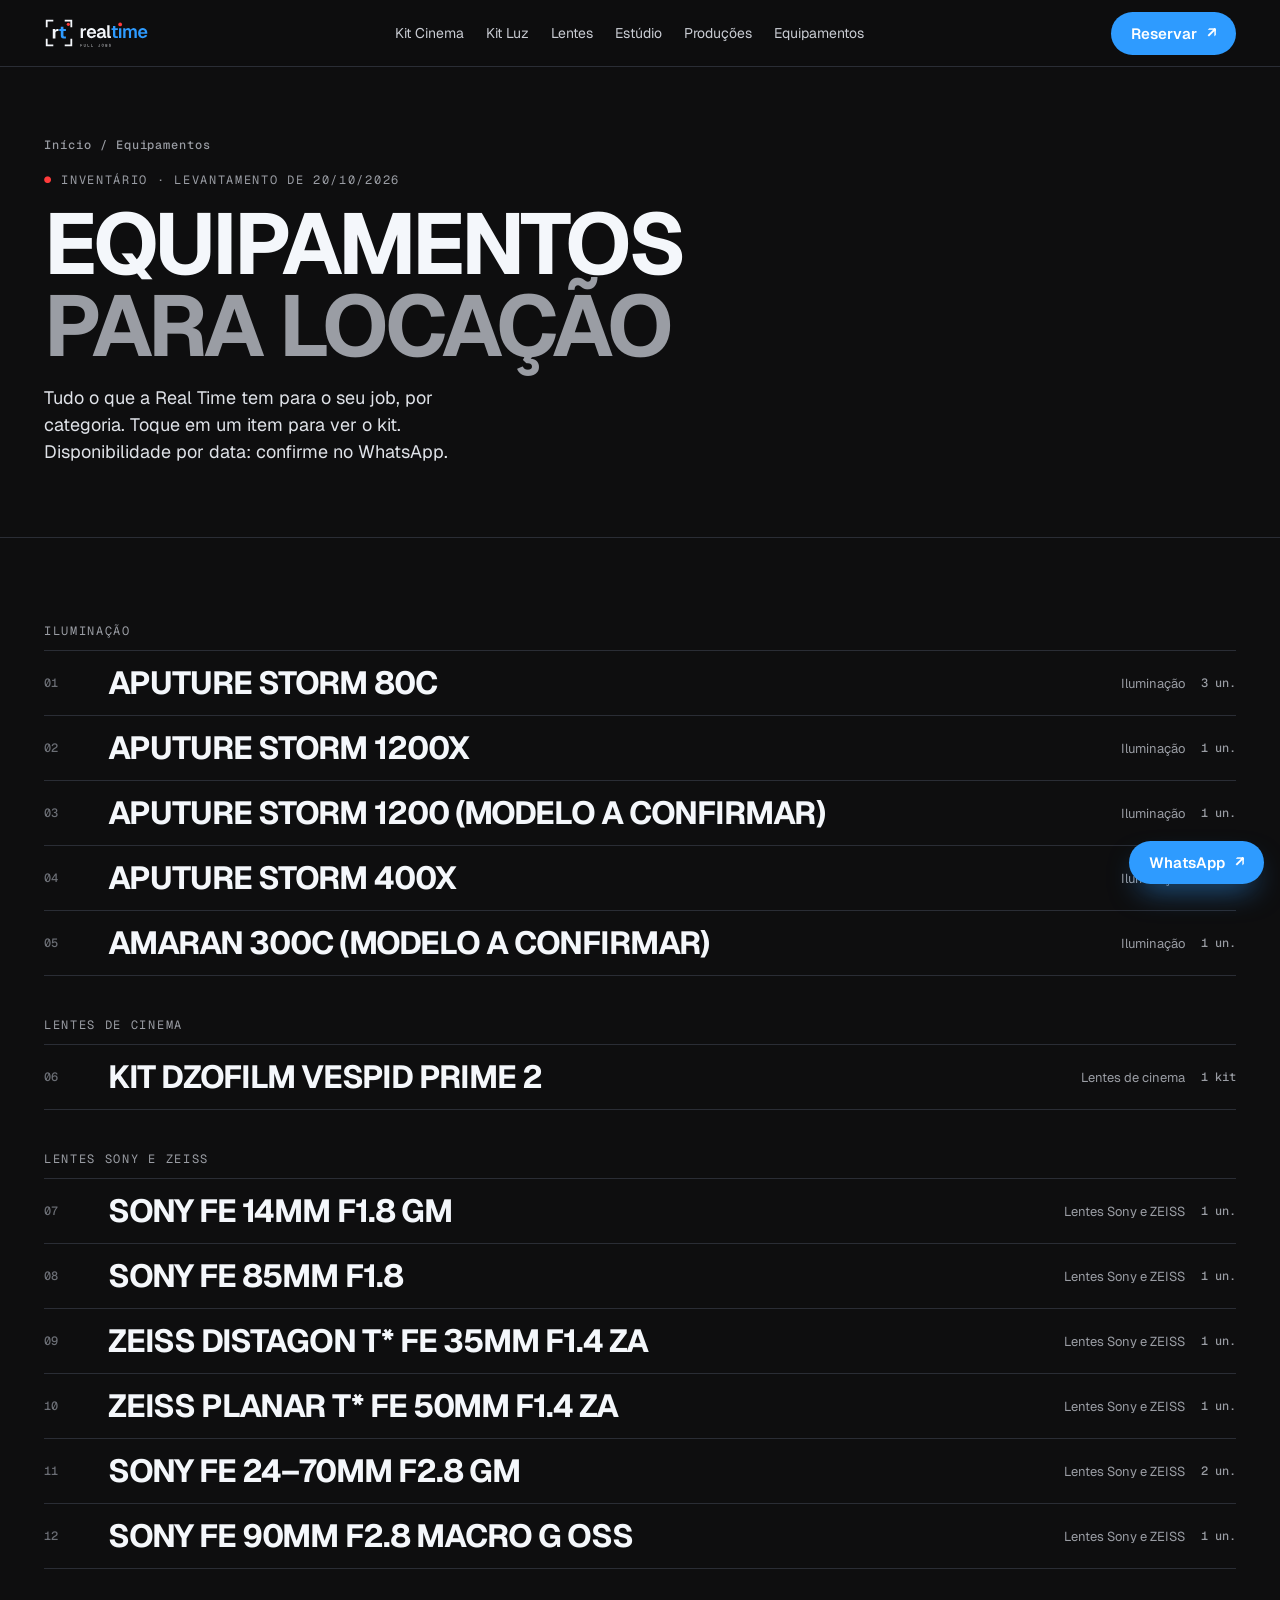
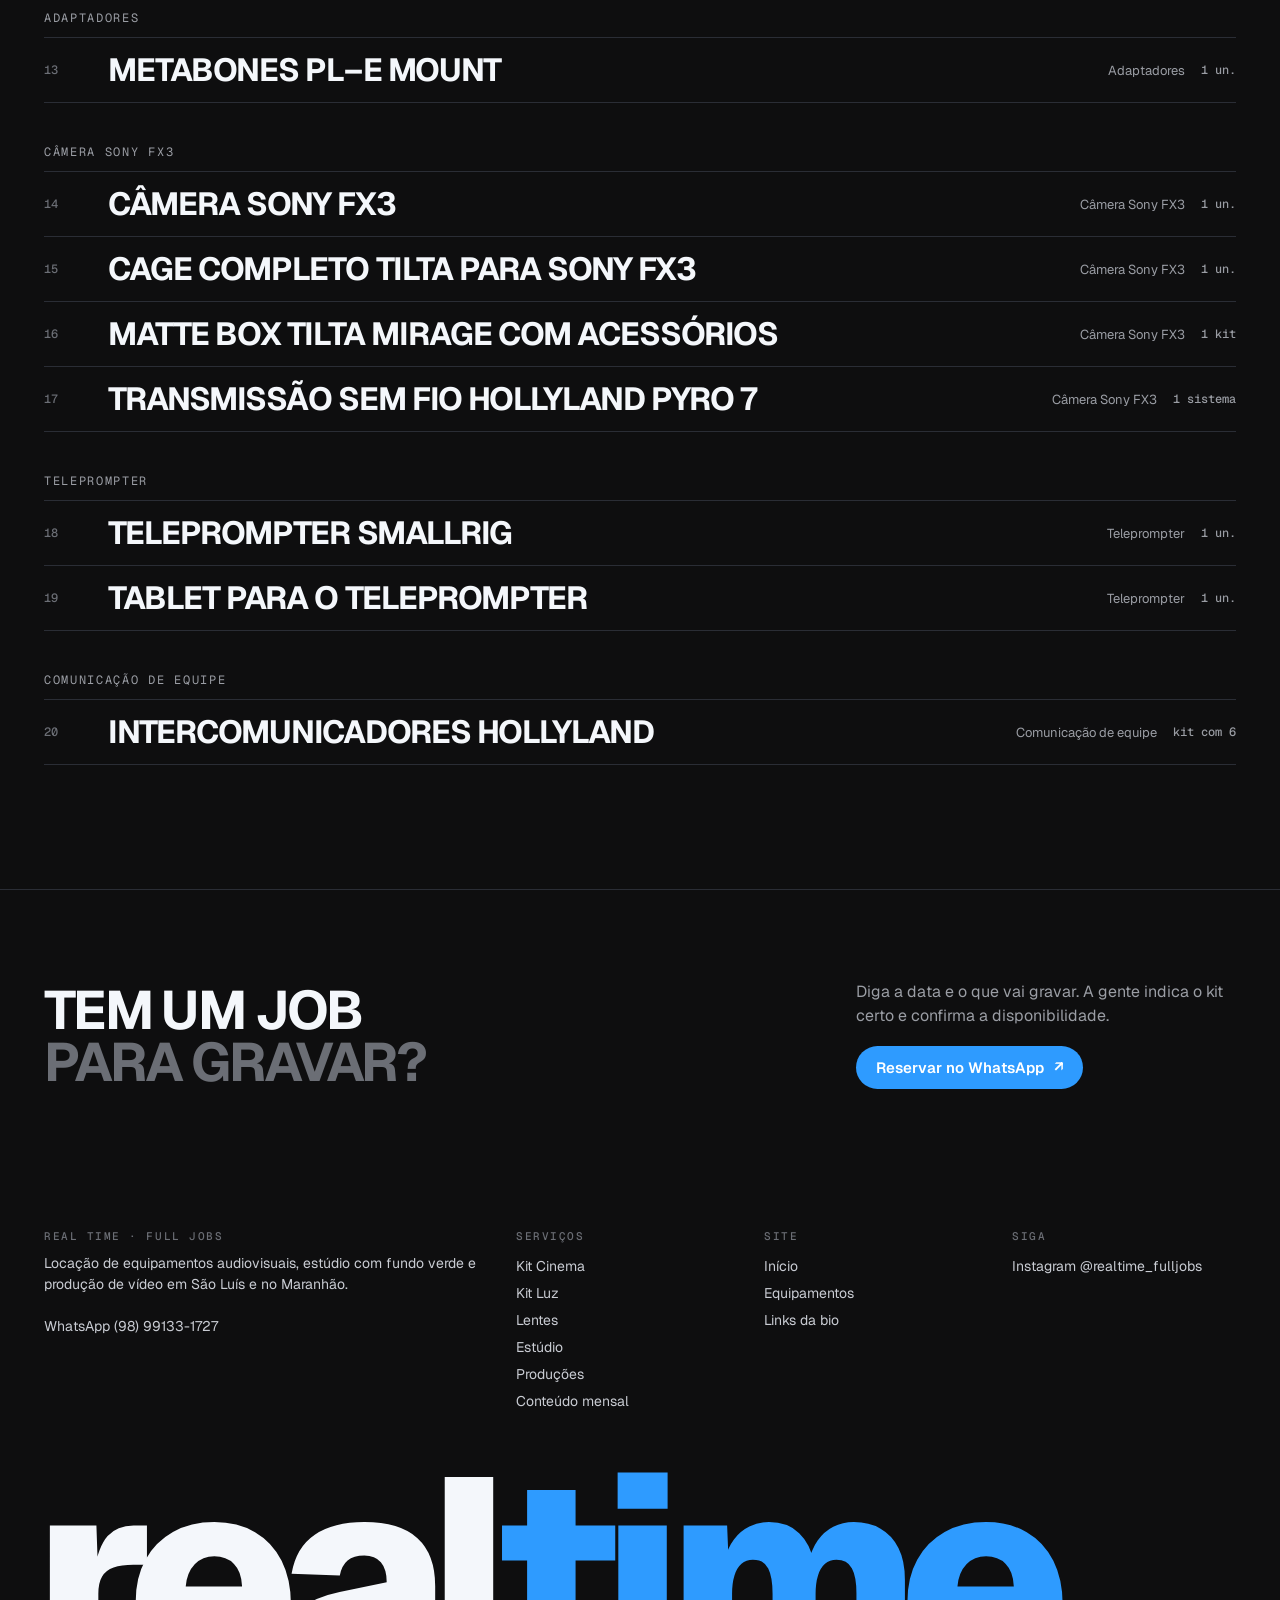
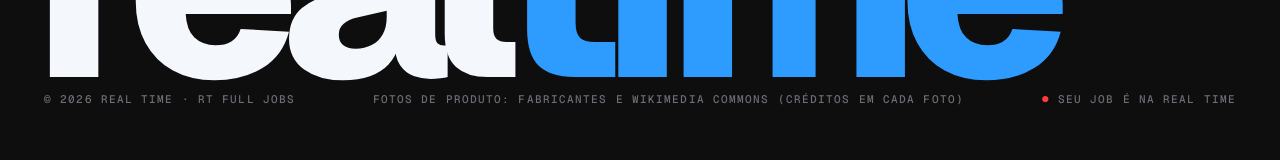
<file: equipamentos/index.html>
<!doctype html>
<html lang="pt-BR"><head><meta charset="utf-8"><meta name="viewport" content="width=device-width,initial-scale=1,viewport-fit=cover">
<title>Equipamentos Audiovisuais para Locação em São Luís | Real Time</title><meta name="description" content="Lista completa de equipamentos audiovisuais para locação em São Luís (MA): câmera Sony FX3, lentes DZOFilm VESPID, Sony e ZEISS, luz Aputure STORM e amaran, teleprompter e intercomunicadores."><link rel="canonical" href="https://realtimeslz.pages.dev/equipamentos/">
<meta name="robots" content="index,follow,max-image-preview:large"><meta name="geo.region" content="BR-MA"><meta name="geo.placename" content="São Luís"><meta name="theme-color" content="#0E0E0F">
<meta property="og:type" content="website"><meta property="og:locale" content="pt_BR"><meta property="og:site_name" content="Real Time · RT Full Jobs">
<meta property="og:title" content="Equipamentos Audiovisuais para Locação em São Luís | Real Time"><meta property="og:description" content="Lista completa de equipamentos audiovisuais para locação em São Luís (MA): câmera Sony FX3, lentes DZOFilm VESPID, Sony e ZEISS, luz Aputure STORM e amaran, teleprompter e intercomunicadores."><meta property="og:url" content="https://realtimeslz.pages.dev/equipamentos/"><meta property="og:image" content="https://realtimeslz.pages.dev/img/og.jpg">
<meta name="twitter:card" content="summary_large_image"><link rel="icon" href="/img/favicon.svg" type="image/svg+xml"><link rel="apple-touch-icon" href="/img/apple-touch-icon.png">
<link rel="preconnect" href="https://fonts.googleapis.com"><link rel="preconnect" href="https://fonts.gstatic.com" crossorigin>
<link href="https://fonts.googleapis.com/css2?family=Geist:wght@400;500;600;700;800&family=Geist+Mono:wght@500&display=swap" rel="stylesheet"><link rel="stylesheet" href="/css/site.css">
<script type="application/ld+json">{"@context": "https://schema.org", "@graph": [{"@type": "LocalBusiness", "@id": "https://realtimeslz.pages.dev/#empresa", "name": "Real Time · RT Full Jobs", "alternateName": ["Realtime", "RT Full Jobs", "Real Time BR"], "description": "Locação de equipamentos audiovisuais, estúdio com fundo verde (chroma key) e produção audiovisual para marcas e empresas.", "url": "https://realtimeslz.pages.dev/", "logo": "https://realtimeslz.pages.dev/img/apple-touch-icon.png", "image": "https://realtimeslz.pages.dev/img/og.jpg", "telephone": "+55-98-99133-1727", "sameAs": ["https://www.instagram.com/realtime_fulljobs/"], "areaServed": [{"@type": "City", "name": "São Luís"}, {"@type": "State", "name": "Maranhão"}], "priceRange": "Sob consulta"}, {"@type": "BreadcrumbList", "itemListElement": [{"@type": "ListItem", "position": 1, "name": "Início", "item": "https://realtimeslz.pages.dev/"}, {"@type": "ListItem", "position": 2, "name": "Equipamentos", "item": "https://realtimeslz.pages.dev/equipamentos/"}]}]}</script></head>
<body><header class="top"><div class="w"><a href="/" aria-label="Real Time, início"><img src="/img/assinatura-horizontal.svg" alt="Real Time · Full Jobs"></a><nav aria-label="Páginas"><a href="/aluguel-de-camera-sony-fx3/">Kit Cinema</a><a href="/aluguel-de-iluminacao-aputure/">Kit Luz</a><a href="/aluguel-de-lentes-de-cinema/">Lentes</a><a href="/estudio-com-fundo-verde-chroma-key/">Estúdio</a><a href="/produtora-de-video/">Produções</a><a href="/equipamentos/">Equipamentos</a></nav><a class="btn" href="https://wa.me/5598991331727?text=Oi%21%20Vim%20pelo%20site%20da%20Real%20Time%20e%20quero%20reservar." target="_blank" rel="noopener">Reservar</a></div></header><main><section class="heroi"><div class="w" style="padding-bottom:50px"><div class="migalha"><a href="/">Início</a> / Equipamentos</div><div class="mono rec">Inventário · levantamento de 20/10/2026</div><h1 class="h" style="margin-top:14px">Equipamentos<br><span style="color:var(--cz)">para locação</span></h1>
<p class="lead">Tudo o que a Real Time tem para o seu job, por categoria. Toque em um item para ver o kit. Disponibilidade por data: confirme no WhatsApp.</p></div></section>
<section class="sec"><div class="w"><div style="margin-bottom:40px"><div class="mono" style="margin-bottom:10px">Iluminação</div><div class="lista"><a href="/aluguel-de-iluminacao-aputure/"><span class="n">01</span><h3>Aputure STORM 80c</h3><span class="c">Iluminação</span><span class="q">3 un.</span></a><a href="/aluguel-de-iluminacao-aputure/"><span class="n">02</span><h3>Aputure STORM 1200x</h3><span class="c">Iluminação</span><span class="q">1 un.</span></a><a href="/aluguel-de-iluminacao-aputure/"><span class="n">03</span><h3>Aputure STORM 1200 (modelo a confirmar)</h3><span class="c">Iluminação</span><span class="q">1 un.</span></a><a href="/aluguel-de-iluminacao-aputure/"><span class="n">04</span><h3>Aputure STORM 400x</h3><span class="c">Iluminação</span><span class="q">1 un.</span></a><a href="/aluguel-de-iluminacao-aputure/"><span class="n">05</span><h3>amaran 300c (modelo a confirmar)</h3><span class="c">Iluminação</span><span class="q">1 un.</span></a></div></div><div style="margin-bottom:40px"><div class="mono" style="margin-bottom:10px">Lentes de cinema</div><div class="lista"><a href="/aluguel-de-lentes-de-cinema/"><span class="n">06</span><h3>Kit DZOFilm VESPID Prime 2</h3><span class="c">Lentes de cinema</span><span class="q">1 kit</span></a></div></div><div style="margin-bottom:40px"><div class="mono" style="margin-bottom:10px">Lentes Sony e ZEISS</div><div class="lista"><a href="/aluguel-de-lentes-de-cinema/"><span class="n">07</span><h3>Sony FE 14mm F1.8 GM</h3><span class="c">Lentes Sony e ZEISS</span><span class="q">1 un.</span></a><a href="/aluguel-de-lentes-de-cinema/"><span class="n">08</span><h3>Sony FE 85mm F1.8</h3><span class="c">Lentes Sony e ZEISS</span><span class="q">1 un.</span></a><a href="/aluguel-de-lentes-de-cinema/"><span class="n">09</span><h3>ZEISS Distagon T* FE 35mm F1.4 ZA</h3><span class="c">Lentes Sony e ZEISS</span><span class="q">1 un.</span></a><a href="/aluguel-de-lentes-de-cinema/"><span class="n">10</span><h3>ZEISS Planar T* FE 50mm F1.4 ZA</h3><span class="c">Lentes Sony e ZEISS</span><span class="q">1 un.</span></a><a href="/aluguel-de-lentes-de-cinema/"><span class="n">11</span><h3>Sony FE 24–70mm F2.8 GM</h3><span class="c">Lentes Sony e ZEISS</span><span class="q">2 un.</span></a><a href="/aluguel-de-lentes-de-cinema/"><span class="n">12</span><h3>Sony FE 90mm F2.8 Macro G OSS</h3><span class="c">Lentes Sony e ZEISS</span><span class="q">1 un.</span></a></div></div><div style="margin-bottom:40px"><div class="mono" style="margin-bottom:10px">Adaptadores</div><div class="lista"><a href="/aluguel-de-lentes-de-cinema/"><span class="n">13</span><h3>Metabones PL–E Mount</h3><span class="c">Adaptadores</span><span class="q">1 un.</span></a></div></div><div style="margin-bottom:40px"><div class="mono" style="margin-bottom:10px">Câmera Sony FX3</div><div class="lista"><a href="/aluguel-de-camera-sony-fx3/"><span class="n">14</span><h3>Câmera Sony FX3</h3><span class="c">Câmera Sony FX3</span><span class="q">1 un.</span></a><a href="/aluguel-de-camera-sony-fx3/"><span class="n">15</span><h3>Cage completo Tilta para Sony FX3</h3><span class="c">Câmera Sony FX3</span><span class="q">1 un.</span></a><a href="/aluguel-de-camera-sony-fx3/"><span class="n">16</span><h3>Matte box Tilta Mirage com acessórios</h3><span class="c">Câmera Sony FX3</span><span class="q">1 kit</span></a><a href="/aluguel-de-camera-sony-fx3/"><span class="n">17</span><h3>Transmissão sem fio Hollyland Pyro 7</h3><span class="c">Câmera Sony FX3</span><span class="q">1 sistema</span></a></div></div><div style="margin-bottom:40px"><div class="mono" style="margin-bottom:10px">Teleprompter</div><div class="lista"><a href="/estudio-com-fundo-verde-chroma-key/"><span class="n">18</span><h3>Teleprompter SmallRig</h3><span class="c">Teleprompter</span><span class="q">1 un.</span></a><a href="/estudio-com-fundo-verde-chroma-key/"><span class="n">19</span><h3>Tablet para o teleprompter</h3><span class="c">Teleprompter</span><span class="q">1 un.</span></a></div></div><div style="margin-bottom:40px"><div class="mono" style="margin-bottom:10px">Comunicação de equipe</div><div class="lista"><a href="/estudio-com-fundo-verde-chroma-key/"><span class="n">20</span><h3>Intercomunicadores Hollyland</h3><span class="c">Comunicação de equipe</span><span class="q">kit com 6</span></a></div></div></div></section></main><section class="w"><div class="cta-fim"><h2>Tem um job<br><span style="color:var(--cz2)">para gravar?</span></h2><div><p style="color:var(--cz);max-width:380px;margin-bottom:18px">Diga a data e o que vai gravar. A gente indica o kit certo e confirma a disponibilidade.</p><a class="btn" href="https://wa.me/5598991331727?text=Oi%21%20Quero%20reservar%20com%20a%20Real%20Time.%20A%20grava%C3%A7%C3%A3o%20%C3%A9%20no%20dia%3A%20" target="_blank" rel="noopener">Reservar no WhatsApp</a></div></div></section>
<footer class="rod"><div class="w"><div class="cols"><div><b>Real Time · Full Jobs</b>Locação de equipamentos audiovisuais, estúdio com fundo verde e produção de vídeo em São Luís e no Maranhão.<br><br>WhatsApp <a href="https://wa.me/5598991331727" style="display:inline">(98) 99133-1727</a></div><div><b>Serviços</b><a href="/aluguel-de-camera-sony-fx3/">Kit Cinema</a><a href="/aluguel-de-iluminacao-aputure/">Kit Luz</a><a href="/aluguel-de-lentes-de-cinema/">Lentes</a><a href="/estudio-com-fundo-verde-chroma-key/">Estúdio</a><a href="/produtora-de-video/">Produções</a><a href="/producao-de-conteudo-para-empresas/">Conteúdo mensal</a></div><div><b>Site</b><a href="/">Início</a><a href="/equipamentos/">Equipamentos</a><a href="/bio/">Links da bio</a></div><div><b>Siga</b><a href="https://www.instagram.com/realtime_fulljobs/" target="_blank" rel="noopener">Instagram @realtime_fulljobs</a></div></div>
<div class="gigante" aria-hidden="true">real<b>time</b></div><div class="baixo"><span>© 2026 Real Time · RT Full Jobs</span><span>Fotos de produto: fabricantes e Wikimedia Commons (créditos em cada foto)</span><span class="rec">Seu job é na Real Time</span></div></div></footer>
<a class="btn wa-fixo" href="https://wa.me/5598991331727?text=Oi%21%20Vim%20pelo%20site%20da%20Real%20Time." target="_blank" rel="noopener">WhatsApp</a></body></html>
</file>
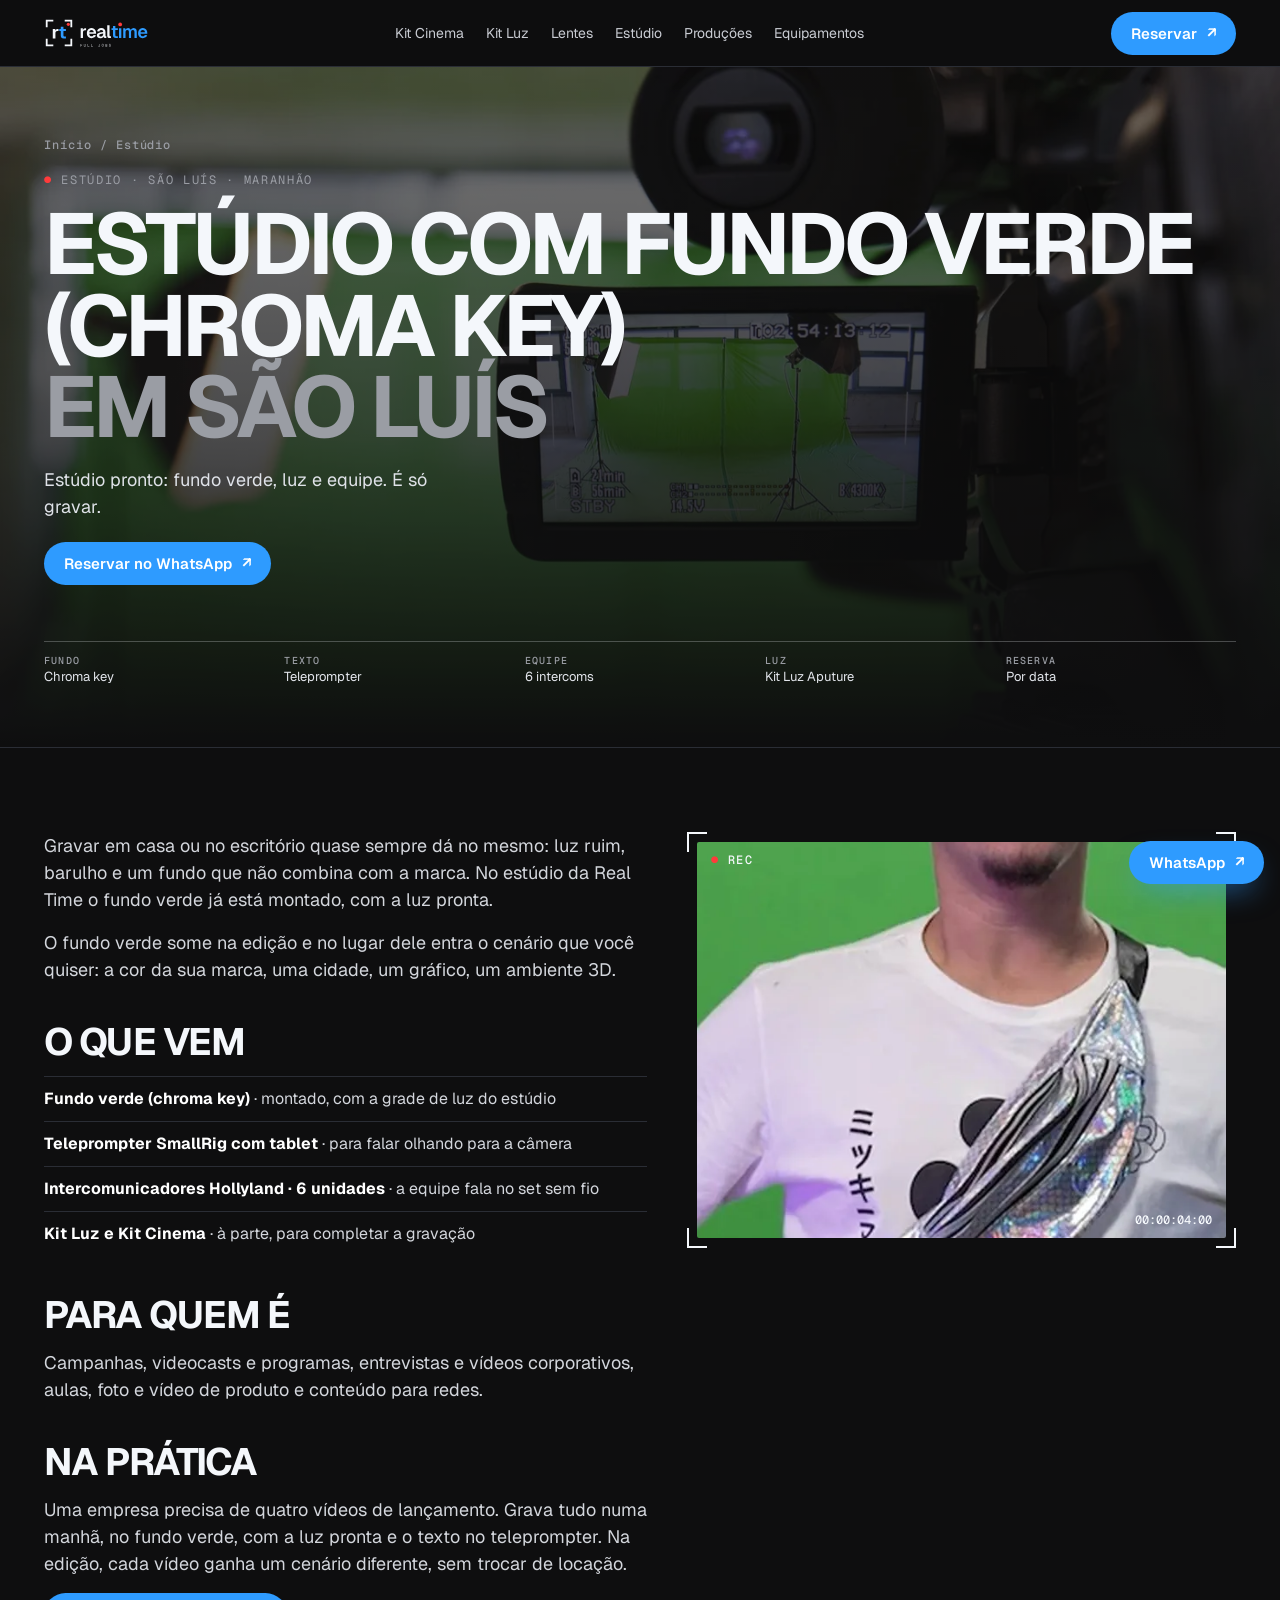
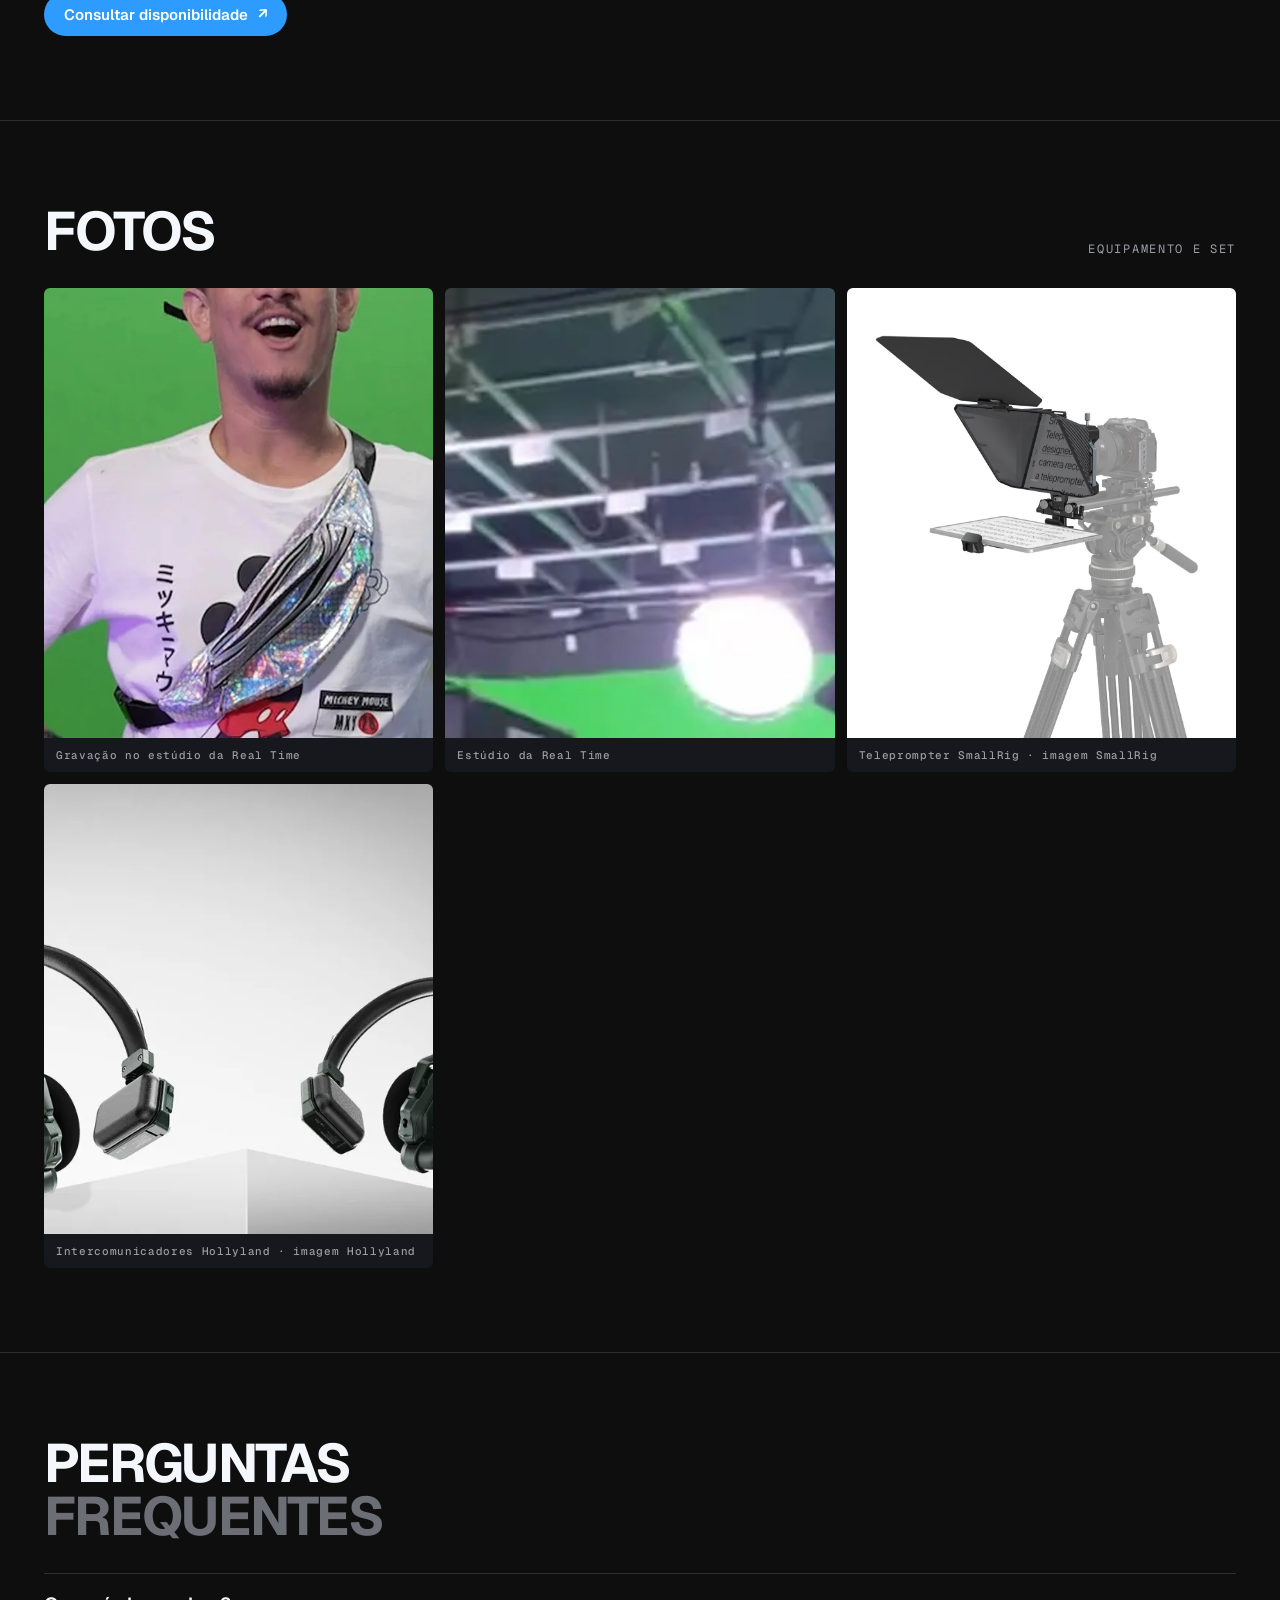
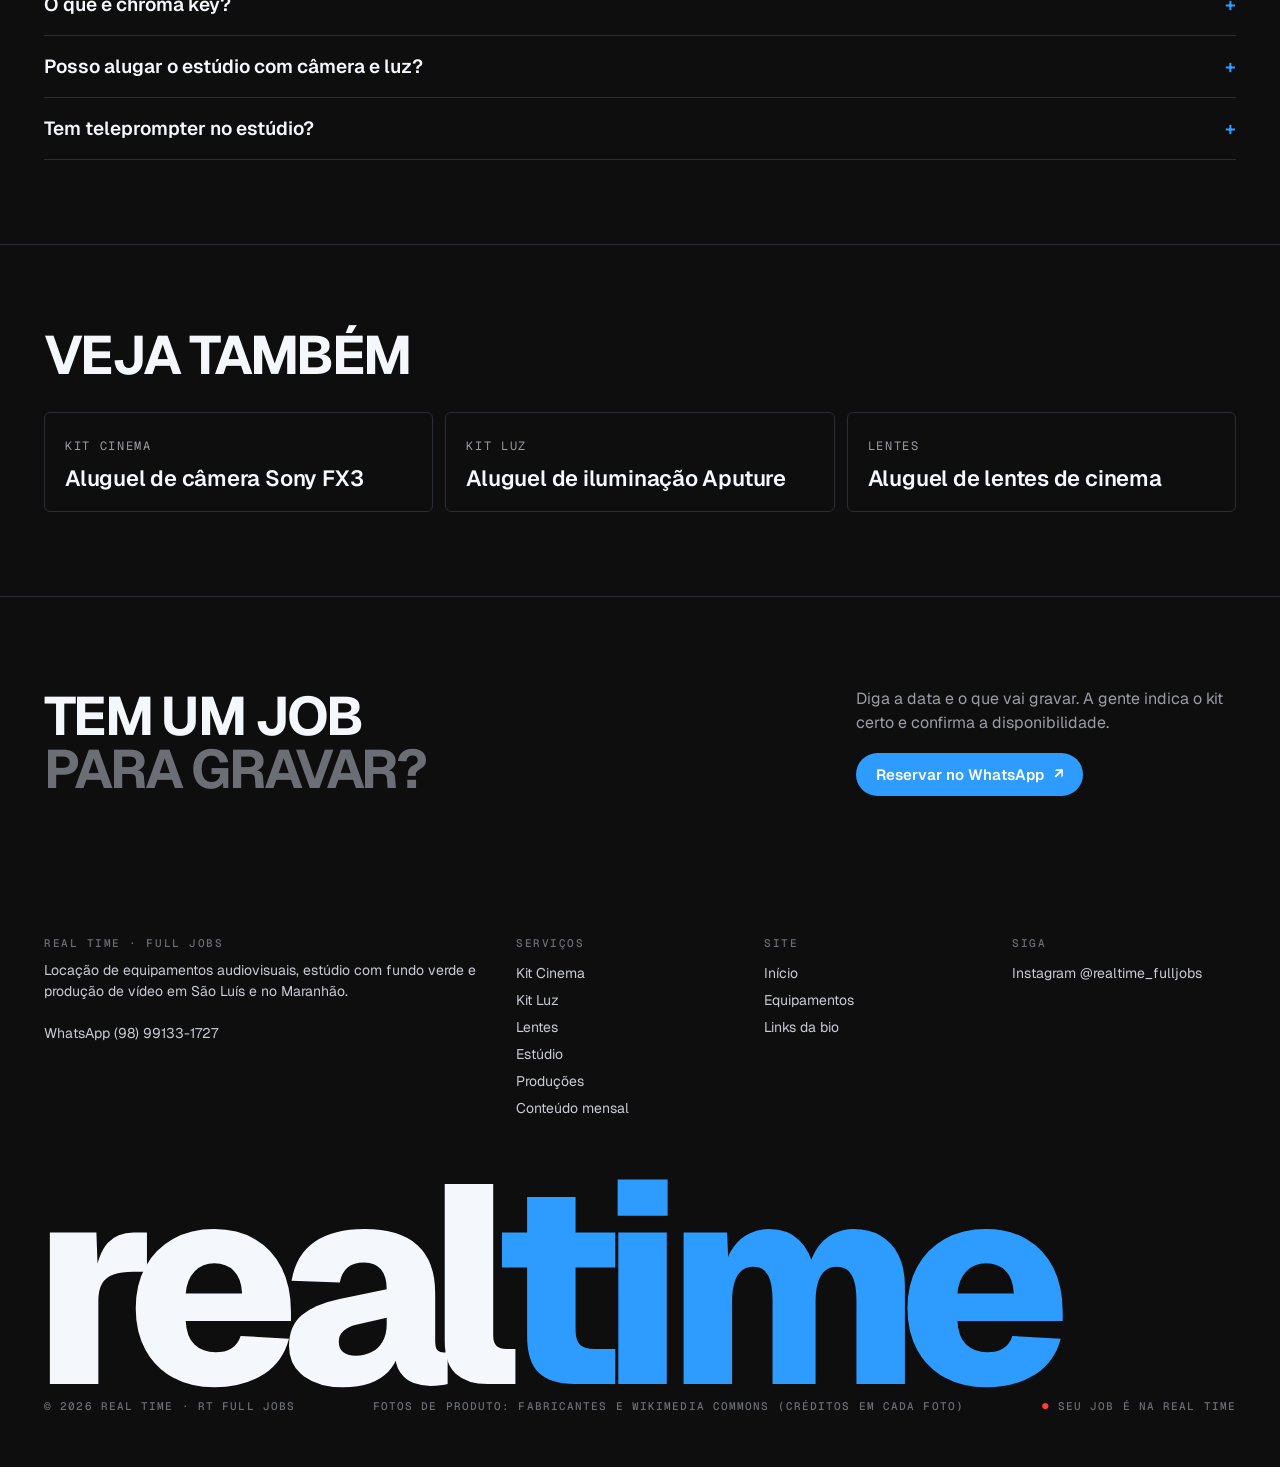
<file: estudio-com-fundo-verde-chroma-key/index.html>
<!doctype html>
<html lang="pt-BR"><head><meta charset="utf-8"><meta name="viewport" content="width=device-width,initial-scale=1,viewport-fit=cover">
<title>Estúdio com Fundo Verde (Chroma Key) em São Luís | Real Time</title><meta name="description" content="Estúdio com fundo verde (chroma key) para alugar em São Luís (MA): grave campanhas, videocasts, entrevistas e conteúdo, com teleprompter e intercomunicadores. Reserve a data pelo WhatsApp."><link rel="canonical" href="https://realtimeslz.pages.dev/estudio-com-fundo-verde-chroma-key/">
<meta name="robots" content="index,follow,max-image-preview:large"><meta name="geo.region" content="BR-MA"><meta name="geo.placename" content="São Luís"><meta name="theme-color" content="#0E0E0F">
<meta property="og:type" content="website"><meta property="og:locale" content="pt_BR"><meta property="og:site_name" content="Real Time · RT Full Jobs">
<meta property="og:title" content="Estúdio com Fundo Verde (Chroma Key) em São Luís | Real Time"><meta property="og:description" content="Estúdio com fundo verde (chroma key) para alugar em São Luís (MA): grave campanhas, videocasts, entrevistas e conteúdo, com teleprompter e intercomunicadores. Reserve a data pelo WhatsApp."><meta property="og:url" content="https://realtimeslz.pages.dev/estudio-com-fundo-verde-chroma-key/"><meta property="og:image" content="https://realtimeslz.pages.dev/img/eq/gravacao-chroma-key.webp">
<meta name="twitter:card" content="summary_large_image"><link rel="icon" href="/img/favicon.svg" type="image/svg+xml"><link rel="apple-touch-icon" href="/img/apple-touch-icon.png">
<link rel="preconnect" href="https://fonts.googleapis.com"><link rel="preconnect" href="https://fonts.gstatic.com" crossorigin>
<link href="https://fonts.googleapis.com/css2?family=Geist:wght@400;500;600;700;800&family=Geist+Mono:wght@500&display=swap" rel="stylesheet"><link rel="stylesheet" href="/css/site.css">
<script type="application/ld+json">{"@context": "https://schema.org", "@graph": [{"@type": "LocalBusiness", "@id": "https://realtimeslz.pages.dev/#empresa", "name": "Real Time · RT Full Jobs", "alternateName": ["Realtime", "RT Full Jobs", "Real Time BR"], "description": "Locação de equipamentos audiovisuais, estúdio com fundo verde (chroma key) e produção audiovisual para marcas e empresas.", "url": "https://realtimeslz.pages.dev/", "logo": "https://realtimeslz.pages.dev/img/apple-touch-icon.png", "image": "https://realtimeslz.pages.dev/img/og.jpg", "telephone": "+55-98-99133-1727", "sameAs": ["https://www.instagram.com/realtime_fulljobs/"], "areaServed": [{"@type": "City", "name": "São Luís"}, {"@type": "State", "name": "Maranhão"}], "priceRange": "Sob consulta"}, {"@type": "BreadcrumbList", "itemListElement": [{"@type": "ListItem", "position": 1, "name": "Início", "item": "https://realtimeslz.pages.dev/"}, {"@type": "ListItem", "position": 2, "name": "Estúdio", "item": "https://realtimeslz.pages.dev/estudio-com-fundo-verde-chroma-key/"}]}, {"@type": "FAQPage", "mainEntity": [{"@type": "Question", "name": "O que é chroma key?", "acceptedAnswer": {"@type": "Answer", "text": "É a técnica do fundo verde: na edição, o verde é substituído por qualquer imagem ou cenário."}}, {"@type": "Question", "name": "Posso alugar o estúdio com câmera e luz?", "acceptedAnswer": {"@type": "Answer", "text": "Sim. O estúdio pode ser alugado sozinho ou com o Kit Cinema e o Kit Luz."}}, {"@type": "Question", "name": "Tem teleprompter no estúdio?", "acceptedAnswer": {"@type": "Answer", "text": "Sim, teleprompter SmallRig com tablet, para quem fala para a câmera."}}]}, {"@type": "Service", "name": "Estúdio com fundo verde (chroma key) em São Luís", "serviceType": "Estúdio", "description": "Estúdio com fundo verde (chroma key) para alugar em São Luís (MA): grave campanhas, videocasts, entrevistas e conteúdo, com teleprompter e intercomunicadores. Reserve a data pelo WhatsApp.", "provider": {"@id": "https://realtimeslz.pages.dev/#empresa"}, "areaServed": "São Luís", "url": "https://realtimeslz.pages.dev/estudio-com-fundo-verde-chroma-key/"}]}</script></head>
<body><header class="top"><div class="w"><a href="/" aria-label="Real Time, início"><img src="/img/assinatura-horizontal.svg" alt="Real Time · Full Jobs"></a><nav aria-label="Páginas"><a href="/aluguel-de-camera-sony-fx3/">Kit Cinema</a><a href="/aluguel-de-iluminacao-aputure/">Kit Luz</a><a href="/aluguel-de-lentes-de-cinema/">Lentes</a><a href="/estudio-com-fundo-verde-chroma-key/">Estúdio</a><a href="/produtora-de-video/">Produções</a><a href="/equipamentos/">Equipamentos</a></nav><a class="btn" href="https://wa.me/5598991331727?text=Oi%21%20Vim%20pelo%20site%20da%20Real%20Time%20e%20quero%20reservar." target="_blank" rel="noopener">Reservar</a></div></header><main><section class="heroi"><div class="bg" style="background-image:url(/img/eq/gravacao-chroma-key.webp)"></div><div class="w" style="padding-bottom:60px"><div class="migalha"><a href="/">Início</a> / Estúdio</div>
<div class="mono rec">Estúdio · São Luís · Maranhão</div><h1 class="h" style="margin-top:14px">Estúdio com fundo verde (chroma key)<br><span style="color:var(--cz)">em São Luís</span></h1>
<p class="lead">Estúdio pronto: fundo verde, luz e equipe. É só gravar.</p><a class="btn" href="https://wa.me/5598991331727?text=Oi%21%20Vim%20pelo%20site%20e%20quero%20saber%20sobre%3A%20Est%C3%BAdio.%20C%C3%B3digo%20RT-ESTUDIO" target="_blank" rel="noopener">Reservar no WhatsApp</a>
<div class="ficha" style="position:relative;left:0;right:0;bottom:0;margin-top:56px"><div><small>Fundo</small>Chroma key</div><div><small>Texto</small>Teleprompter</div><div><small>Equipe</small>6 intercoms</div><div><small>Luz</small>Kit Luz Aputure</div><div><small>Reserva</small>Por data</div></div></div></section>
<section class="sec"><div class="w duas"><div class="txt"><p>Gravar em casa ou no escritório quase sempre dá no mesmo: luz ruim, barulho e um fundo que não combina com a marca. No estúdio da Real Time o fundo verde já está montado, com a luz pronta.</p><p>O fundo verde some na edição e no lugar dele entra o cenário que você quiser: a cor da sua marca, uma cidade, um gráfico, um ambiente 3D.</p><h2>O que vem</h2><ul><li><b>Fundo verde (chroma key)</b> · montado, com a grade de luz do estúdio</li><li><b>Teleprompter SmallRig com tablet</b> · para falar olhando para a câmera</li><li><b>Intercomunicadores Hollyland · 6 unidades</b> · a equipe fala no set sem fio</li><li><b>Kit Luz e Kit Cinema</b> · à parte, para completar a gravação</li></ul><h2>Para quem é</h2><p>Campanhas, videocasts e programas, entrevistas e vídeos corporativos, aulas, foto e vídeo de produto e conteúdo para redes.</p><h2>Na prática</h2><p>Uma empresa precisa de quatro vídeos de lançamento. Grava tudo numa manhã, no fundo verde, com a luz pronta e o texto no teleprompter. Na edição, cada vídeo ganha um cenário diferente, sem trocar de locação.</p>
<a class="btn" href="https://wa.me/5598991331727?text=Oi%21%20Vim%20pelo%20site%20e%20quero%20saber%20sobre%3A%20Est%C3%BAdio.%20C%C3%B3digo%20RT-ESTUDIO" target="_blank" rel="noopener">Consultar disponibilidade</a></div><div style="position:sticky;top:90px"><div class="visor"><i></i><i></i><i></i><i></i><div class="f" role="img" aria-label="Gravação no estúdio da Real Time" style="background-image:url(/img/rt-mascote.webp)"></div><span class="r rec">REC</span><span class="tc">00:00:04:00</span></div></div></div></section>
<section class="sec"><div class="w"><div class="cab"><h2>Fotos</h2><span class="mono">Equipamento e set</span></div><div class="gal"><figure><img src="/img/rt-mascote.webp" alt="Gravação no estúdio da Real Time" loading="lazy" width="600" height="450"><figcaption>Gravação no estúdio da Real Time</figcaption></figure><figure><img src="/img/rt-estudio.webp" alt="Estúdio da Real Time" loading="lazy" width="600" height="450"><figcaption>Estúdio da Real Time</figcaption></figure><figure><img src="/img/eq/teleprompter-smallrig.webp" alt="Teleprompter SmallRig" loading="lazy" width="600" height="450"><figcaption>Teleprompter SmallRig · imagem SmallRig</figcaption></figure><figure><img src="/img/eq/intercomunicador-hollyland.webp" alt="Intercomunicadores Hollyland" loading="lazy" width="600" height="450"><figcaption>Intercomunicadores Hollyland · imagem Hollyland</figcaption></figure></div></div></section>
<section class="sec"><div class="w"><div class="cab"><h2>Perguntas<br><span style="color:var(--cz2)">frequentes</span></h2></div><div class="faq"><details><summary>O que é chroma key?</summary><p>É a técnica do fundo verde: na edição, o verde é substituído por qualquer imagem ou cenário.</p></details><details><summary>Posso alugar o estúdio com câmera e luz?</summary><p>Sim. O estúdio pode ser alugado sozinho ou com o Kit Cinema e o Kit Luz.</p></details><details><summary>Tem teleprompter no estúdio?</summary><p>Sim, teleprompter SmallRig com tablet, para quem fala para a câmera.</p></details></div></div></section>
<section class="sec"><div class="w"><div class="cab"><h2>Veja também</h2></div><div class="rel"><a href="/aluguel-de-camera-sony-fx3/"><span class="mono">Kit Cinema</span><h3 style="margin-top:8px">Aluguel de câmera Sony FX3</h3></a><a href="/aluguel-de-iluminacao-aputure/"><span class="mono">Kit Luz</span><h3 style="margin-top:8px">Aluguel de iluminação Aputure</h3></a><a href="/aluguel-de-lentes-de-cinema/"><span class="mono">Lentes</span><h3 style="margin-top:8px">Aluguel de lentes de cinema</h3></a></div></div></section></main><section class="w"><div class="cta-fim"><h2>Tem um job<br><span style="color:var(--cz2)">para gravar?</span></h2><div><p style="color:var(--cz);max-width:380px;margin-bottom:18px">Diga a data e o que vai gravar. A gente indica o kit certo e confirma a disponibilidade.</p><a class="btn" href="https://wa.me/5598991331727?text=Oi%21%20Quero%20reservar%20com%20a%20Real%20Time.%20A%20grava%C3%A7%C3%A3o%20%C3%A9%20no%20dia%3A%20" target="_blank" rel="noopener">Reservar no WhatsApp</a></div></div></section>
<footer class="rod"><div class="w"><div class="cols"><div><b>Real Time · Full Jobs</b>Locação de equipamentos audiovisuais, estúdio com fundo verde e produção de vídeo em São Luís e no Maranhão.<br><br>WhatsApp <a href="https://wa.me/5598991331727" style="display:inline">(98) 99133-1727</a></div><div><b>Serviços</b><a href="/aluguel-de-camera-sony-fx3/">Kit Cinema</a><a href="/aluguel-de-iluminacao-aputure/">Kit Luz</a><a href="/aluguel-de-lentes-de-cinema/">Lentes</a><a href="/estudio-com-fundo-verde-chroma-key/">Estúdio</a><a href="/produtora-de-video/">Produções</a><a href="/producao-de-conteudo-para-empresas/">Conteúdo mensal</a></div><div><b>Site</b><a href="/">Início</a><a href="/equipamentos/">Equipamentos</a><a href="/bio/">Links da bio</a></div><div><b>Siga</b><a href="https://www.instagram.com/realtime_fulljobs/" target="_blank" rel="noopener">Instagram @realtime_fulljobs</a></div></div>
<div class="gigante" aria-hidden="true">real<b>time</b></div><div class="baixo"><span>© 2026 Real Time · RT Full Jobs</span><span>Fotos de produto: fabricantes e Wikimedia Commons (créditos em cada foto)</span><span class="rec">Seu job é na Real Time</span></div></div></footer>
<a class="btn wa-fixo" href="https://wa.me/5598991331727?text=Oi%21%20Vim%20pelo%20site%20da%20Real%20Time." target="_blank" rel="noopener">WhatsApp</a></body></html>
</file>
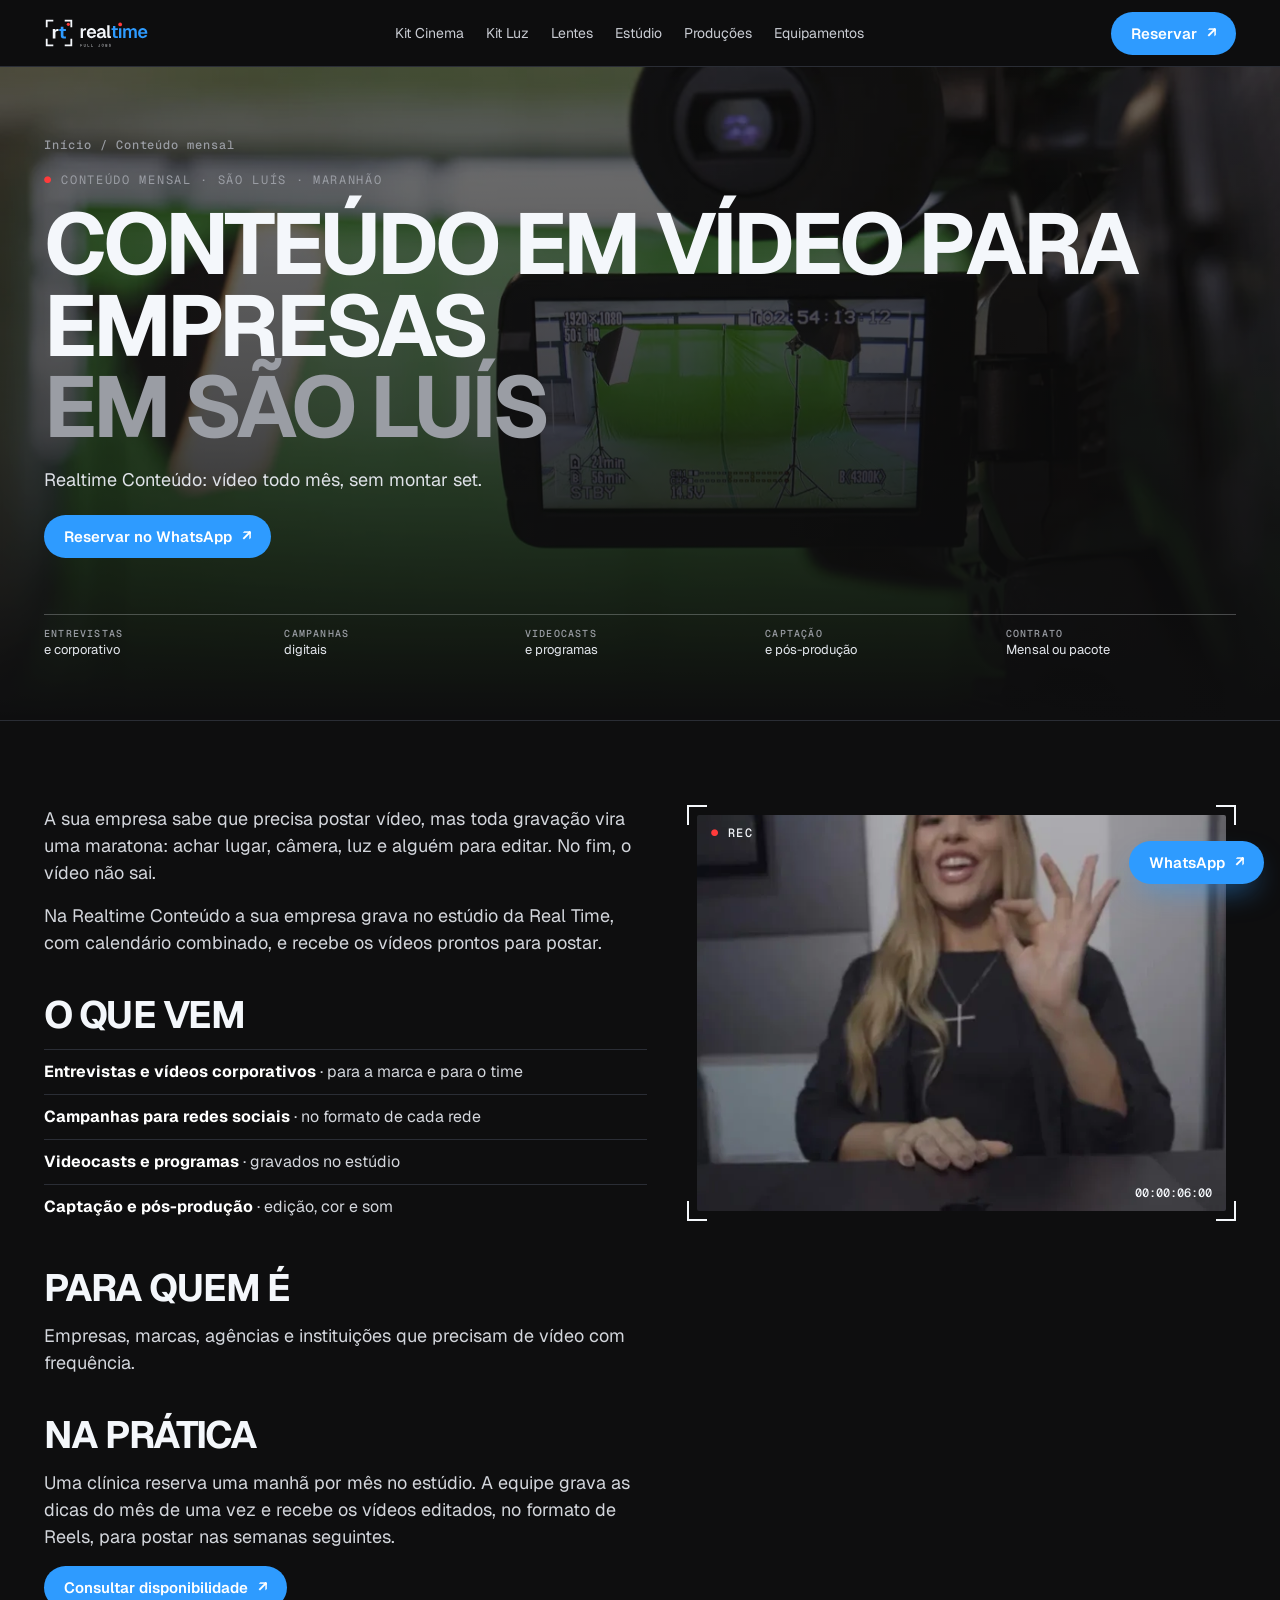
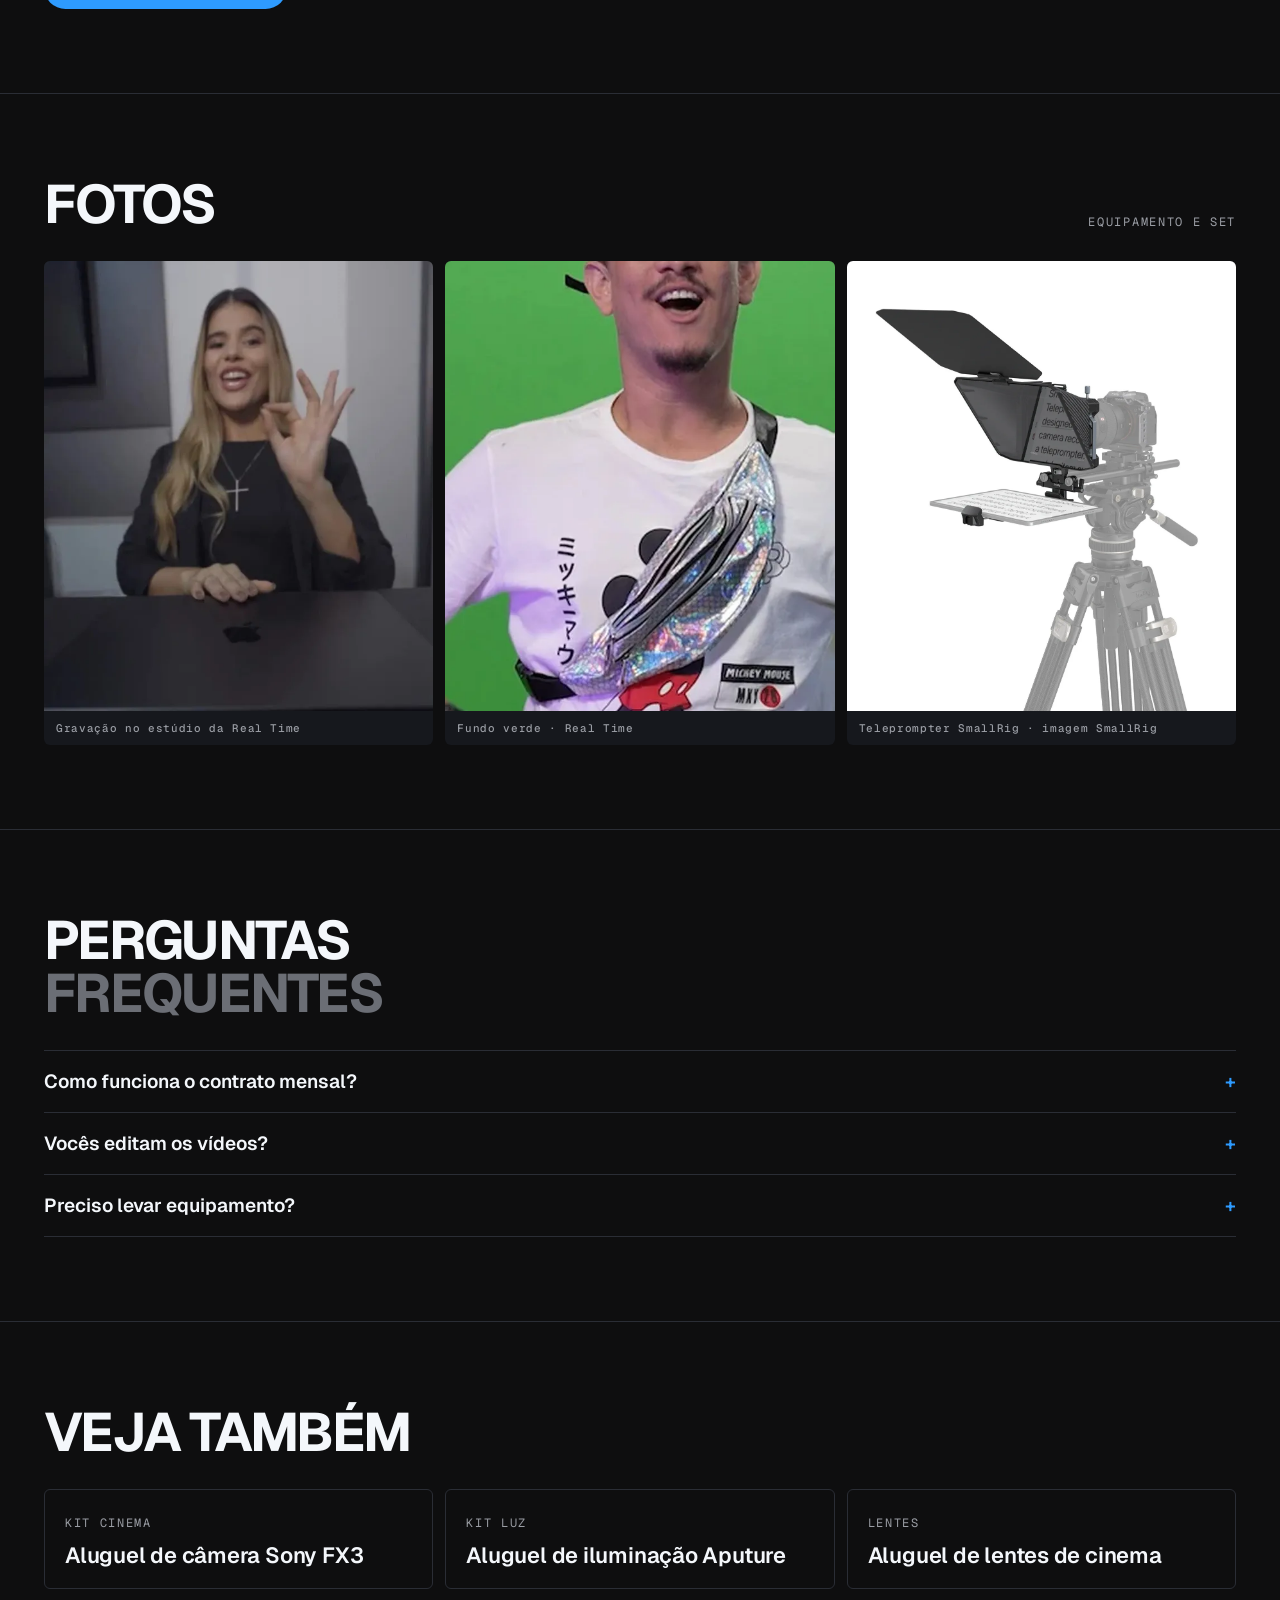
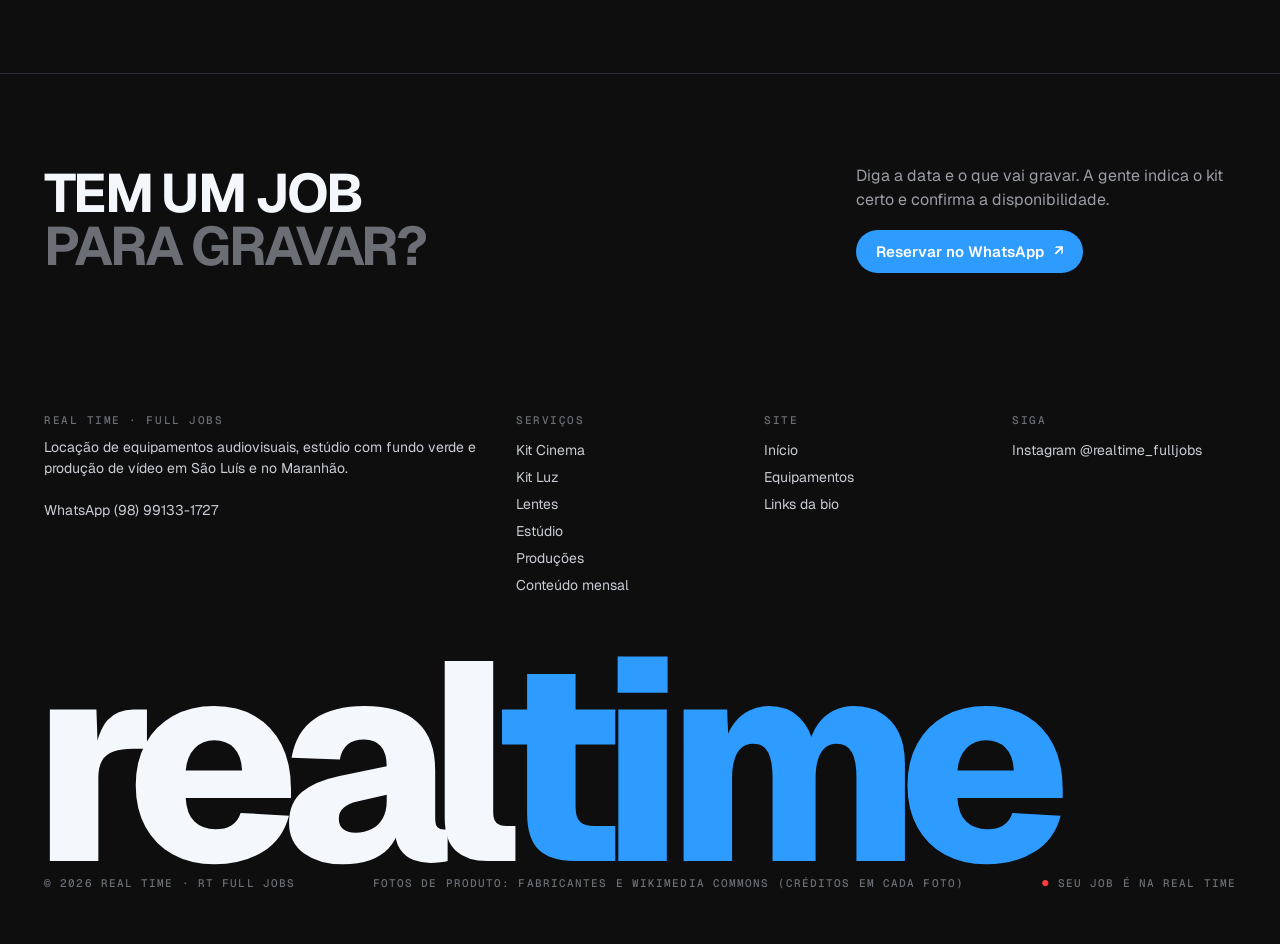
<file: producao-de-conteudo-para-empresas/index.html>
<!doctype html>
<html lang="pt-BR"><head><meta charset="utf-8"><meta name="viewport" content="width=device-width,initial-scale=1,viewport-fit=cover">
<title>Produção de Conteúdo em Vídeo para Empresas em São Luís | Realtime Conteúdo</title><meta name="description" content="Produção de vídeo todo mês para empresas em São Luís (MA): entrevistas, corporativo, campanhas digitais, videocasts e programas, gravados no estúdio da Real Time e entregues prontos para postar."><link rel="canonical" href="https://realtimeslz.pages.dev/producao-de-conteudo-para-empresas/">
<meta name="robots" content="index,follow,max-image-preview:large"><meta name="geo.region" content="BR-MA"><meta name="geo.placename" content="São Luís"><meta name="theme-color" content="#0E0E0F">
<meta property="og:type" content="website"><meta property="og:locale" content="pt_BR"><meta property="og:site_name" content="Real Time · RT Full Jobs">
<meta property="og:title" content="Produção de Conteúdo em Vídeo para Empresas em São Luís | Realtime Conteúdo"><meta property="og:description" content="Produção de vídeo todo mês para empresas em São Luís (MA): entrevistas, corporativo, campanhas digitais, videocasts e programas, gravados no estúdio da Real Time e entregues prontos para postar."><meta property="og:url" content="https://realtimeslz.pages.dev/producao-de-conteudo-para-empresas/"><meta property="og:image" content="https://realtimeslz.pages.dev/img/eq/gravacao-chroma-key.webp">
<meta name="twitter:card" content="summary_large_image"><link rel="icon" href="/img/favicon.svg" type="image/svg+xml"><link rel="apple-touch-icon" href="/img/apple-touch-icon.png">
<link rel="preconnect" href="https://fonts.googleapis.com"><link rel="preconnect" href="https://fonts.gstatic.com" crossorigin>
<link href="https://fonts.googleapis.com/css2?family=Geist:wght@400;500;600;700;800&family=Geist+Mono:wght@500&display=swap" rel="stylesheet"><link rel="stylesheet" href="/css/site.css">
<script type="application/ld+json">{"@context": "https://schema.org", "@graph": [{"@type": "LocalBusiness", "@id": "https://realtimeslz.pages.dev/#empresa", "name": "Real Time · RT Full Jobs", "alternateName": ["Realtime", "RT Full Jobs", "Real Time BR"], "description": "Locação de equipamentos audiovisuais, estúdio com fundo verde (chroma key) e produção audiovisual para marcas e empresas.", "url": "https://realtimeslz.pages.dev/", "logo": "https://realtimeslz.pages.dev/img/apple-touch-icon.png", "image": "https://realtimeslz.pages.dev/img/og.jpg", "telephone": "+55-98-99133-1727", "sameAs": ["https://www.instagram.com/realtime_fulljobs/"], "areaServed": [{"@type": "City", "name": "São Luís"}, {"@type": "State", "name": "Maranhão"}], "priceRange": "Sob consulta"}, {"@type": "BreadcrumbList", "itemListElement": [{"@type": "ListItem", "position": 1, "name": "Início", "item": "https://realtimeslz.pages.dev/"}, {"@type": "ListItem", "position": 2, "name": "Conteúdo mensal", "item": "https://realtimeslz.pages.dev/producao-de-conteudo-para-empresas/"}]}, {"@type": "FAQPage", "mainEntity": [{"@type": "Question", "name": "Como funciona o contrato mensal?", "acceptedAnswer": {"@type": "Answer", "text": "A empresa combina um calendário de gravações no estúdio e recebe os vídeos prontos. Pode ser contrato mensal ou pacote."}}, {"@type": "Question", "name": "Vocês editam os vídeos?", "acceptedAnswer": {"@type": "Answer", "text": "Sim, captação e pós-produção (edição, cor e som) fazem parte do serviço."}}, {"@type": "Question", "name": "Preciso levar equipamento?", "acceptedAnswer": {"@type": "Answer", "text": "Não. O estúdio, a câmera, a luz e o teleprompter são da Real Time."}}]}, {"@type": "Service", "name": "Conteúdo em vídeo para empresas em São Luís", "serviceType": "Conteúdo mensal", "description": "Produção de vídeo todo mês para empresas em São Luís (MA): entrevistas, corporativo, campanhas digitais, videocasts e programas, gravados no estúdio da Real Time e entregues prontos para postar.", "provider": {"@id": "https://realtimeslz.pages.dev/#empresa"}, "areaServed": "São Luís", "url": "https://realtimeslz.pages.dev/producao-de-conteudo-para-empresas/"}]}</script></head>
<body><header class="top"><div class="w"><a href="/" aria-label="Real Time, início"><img src="/img/assinatura-horizontal.svg" alt="Real Time · Full Jobs"></a><nav aria-label="Páginas"><a href="/aluguel-de-camera-sony-fx3/">Kit Cinema</a><a href="/aluguel-de-iluminacao-aputure/">Kit Luz</a><a href="/aluguel-de-lentes-de-cinema/">Lentes</a><a href="/estudio-com-fundo-verde-chroma-key/">Estúdio</a><a href="/produtora-de-video/">Produções</a><a href="/equipamentos/">Equipamentos</a></nav><a class="btn" href="https://wa.me/5598991331727?text=Oi%21%20Vim%20pelo%20site%20da%20Real%20Time%20e%20quero%20reservar." target="_blank" rel="noopener">Reservar</a></div></header><main><section class="heroi"><div class="bg" style="background-image:url(/img/eq/gravacao-chroma-key.webp)"></div><div class="w" style="padding-bottom:60px"><div class="migalha"><a href="/">Início</a> / Conteúdo mensal</div>
<div class="mono rec">Conteúdo mensal · São Luís · Maranhão</div><h1 class="h" style="margin-top:14px">Conteúdo em vídeo para empresas<br><span style="color:var(--cz)">em São Luís</span></h1>
<p class="lead">Realtime Conteúdo: vídeo todo mês, sem montar set.</p><a class="btn" href="https://wa.me/5598991331727?text=Oi%21%20Vim%20pelo%20site%20e%20quero%20saber%20sobre%3A%20Conte%C3%BAdo%20mensal.%20C%C3%B3digo%20RT-MENSAL" target="_blank" rel="noopener">Reservar no WhatsApp</a>
<div class="ficha" style="position:relative;left:0;right:0;bottom:0;margin-top:56px"><div><small>Entrevistas</small>e corporativo</div><div><small>Campanhas</small>digitais</div><div><small>Videocasts</small>e programas</div><div><small>Captação</small>e pós-produção</div><div><small>Contrato</small>Mensal ou pacote</div></div></div></section>
<section class="sec"><div class="w duas"><div class="txt"><p>A sua empresa sabe que precisa postar vídeo, mas toda gravação vira uma maratona: achar lugar, câmera, luz e alguém para editar. No fim, o vídeo não sai.</p><p>Na Realtime Conteúdo a sua empresa grava no estúdio da Real Time, com calendário combinado, e recebe os vídeos prontos para postar.</p><h2>O que vem</h2><ul><li><b>Entrevistas e vídeos corporativos</b> · para a marca e para o time</li><li><b>Campanhas para redes sociais</b> · no formato de cada rede</li><li><b>Videocasts e programas</b> · gravados no estúdio</li><li><b>Captação e pós-produção</b> · edição, cor e som</li></ul><h2>Para quem é</h2><p>Empresas, marcas, agências e instituições que precisam de vídeo com frequência.</p><h2>Na prática</h2><p>Uma clínica reserva uma manhã por mês no estúdio. A equipe grava as dicas do mês de uma vez e recebe os vídeos editados, no formato de Reels, para postar nas semanas seguintes.</p>
<a class="btn" href="https://wa.me/5598991331727?text=Oi%21%20Vim%20pelo%20site%20e%20quero%20saber%20sobre%3A%20Conte%C3%BAdo%20mensal.%20C%C3%B3digo%20RT-MENSAL" target="_blank" rel="noopener">Consultar disponibilidade</a></div><div style="position:sticky;top:90px"><div class="visor"><i></i><i></i><i></i><i></i><div class="f" role="img" aria-label="Gravação no estúdio da Real Time" style="background-image:url(/img/rt-apresentadora.webp)"></div><span class="r rec">REC</span><span class="tc">00:00:06:00</span></div></div></div></section>
<section class="sec"><div class="w"><div class="cab"><h2>Fotos</h2><span class="mono">Equipamento e set</span></div><div class="gal"><figure><img src="/img/rt-apresentadora.webp" alt="Gravação no estúdio da Real Time" loading="lazy" width="600" height="450"><figcaption>Gravação no estúdio da Real Time</figcaption></figure><figure><img src="/img/rt-mascote.webp" alt="Fundo verde" loading="lazy" width="600" height="450"><figcaption>Fundo verde · Real Time</figcaption></figure><figure><img src="/img/eq/teleprompter-smallrig.webp" alt="Teleprompter SmallRig" loading="lazy" width="600" height="450"><figcaption>Teleprompter SmallRig · imagem SmallRig</figcaption></figure></div></div></section>
<section class="sec"><div class="w"><div class="cab"><h2>Perguntas<br><span style="color:var(--cz2)">frequentes</span></h2></div><div class="faq"><details><summary>Como funciona o contrato mensal?</summary><p>A empresa combina um calendário de gravações no estúdio e recebe os vídeos prontos. Pode ser contrato mensal ou pacote.</p></details><details><summary>Vocês editam os vídeos?</summary><p>Sim, captação e pós-produção (edição, cor e som) fazem parte do serviço.</p></details><details><summary>Preciso levar equipamento?</summary><p>Não. O estúdio, a câmera, a luz e o teleprompter são da Real Time.</p></details></div></div></section>
<section class="sec"><div class="w"><div class="cab"><h2>Veja também</h2></div><div class="rel"><a href="/aluguel-de-camera-sony-fx3/"><span class="mono">Kit Cinema</span><h3 style="margin-top:8px">Aluguel de câmera Sony FX3</h3></a><a href="/aluguel-de-iluminacao-aputure/"><span class="mono">Kit Luz</span><h3 style="margin-top:8px">Aluguel de iluminação Aputure</h3></a><a href="/aluguel-de-lentes-de-cinema/"><span class="mono">Lentes</span><h3 style="margin-top:8px">Aluguel de lentes de cinema</h3></a></div></div></section></main><section class="w"><div class="cta-fim"><h2>Tem um job<br><span style="color:var(--cz2)">para gravar?</span></h2><div><p style="color:var(--cz);max-width:380px;margin-bottom:18px">Diga a data e o que vai gravar. A gente indica o kit certo e confirma a disponibilidade.</p><a class="btn" href="https://wa.me/5598991331727?text=Oi%21%20Quero%20reservar%20com%20a%20Real%20Time.%20A%20grava%C3%A7%C3%A3o%20%C3%A9%20no%20dia%3A%20" target="_blank" rel="noopener">Reservar no WhatsApp</a></div></div></section>
<footer class="rod"><div class="w"><div class="cols"><div><b>Real Time · Full Jobs</b>Locação de equipamentos audiovisuais, estúdio com fundo verde e produção de vídeo em São Luís e no Maranhão.<br><br>WhatsApp <a href="https://wa.me/5598991331727" style="display:inline">(98) 99133-1727</a></div><div><b>Serviços</b><a href="/aluguel-de-camera-sony-fx3/">Kit Cinema</a><a href="/aluguel-de-iluminacao-aputure/">Kit Luz</a><a href="/aluguel-de-lentes-de-cinema/">Lentes</a><a href="/estudio-com-fundo-verde-chroma-key/">Estúdio</a><a href="/produtora-de-video/">Produções</a><a href="/producao-de-conteudo-para-empresas/">Conteúdo mensal</a></div><div><b>Site</b><a href="/">Início</a><a href="/equipamentos/">Equipamentos</a><a href="/bio/">Links da bio</a></div><div><b>Siga</b><a href="https://www.instagram.com/realtime_fulljobs/" target="_blank" rel="noopener">Instagram @realtime_fulljobs</a></div></div>
<div class="gigante" aria-hidden="true">real<b>time</b></div><div class="baixo"><span>© 2026 Real Time · RT Full Jobs</span><span>Fotos de produto: fabricantes e Wikimedia Commons (créditos em cada foto)</span><span class="rec">Seu job é na Real Time</span></div></div></footer>
<a class="btn wa-fixo" href="https://wa.me/5598991331727?text=Oi%21%20Vim%20pelo%20site%20da%20Real%20Time." target="_blank" rel="noopener">WhatsApp</a></body></html>
</file>
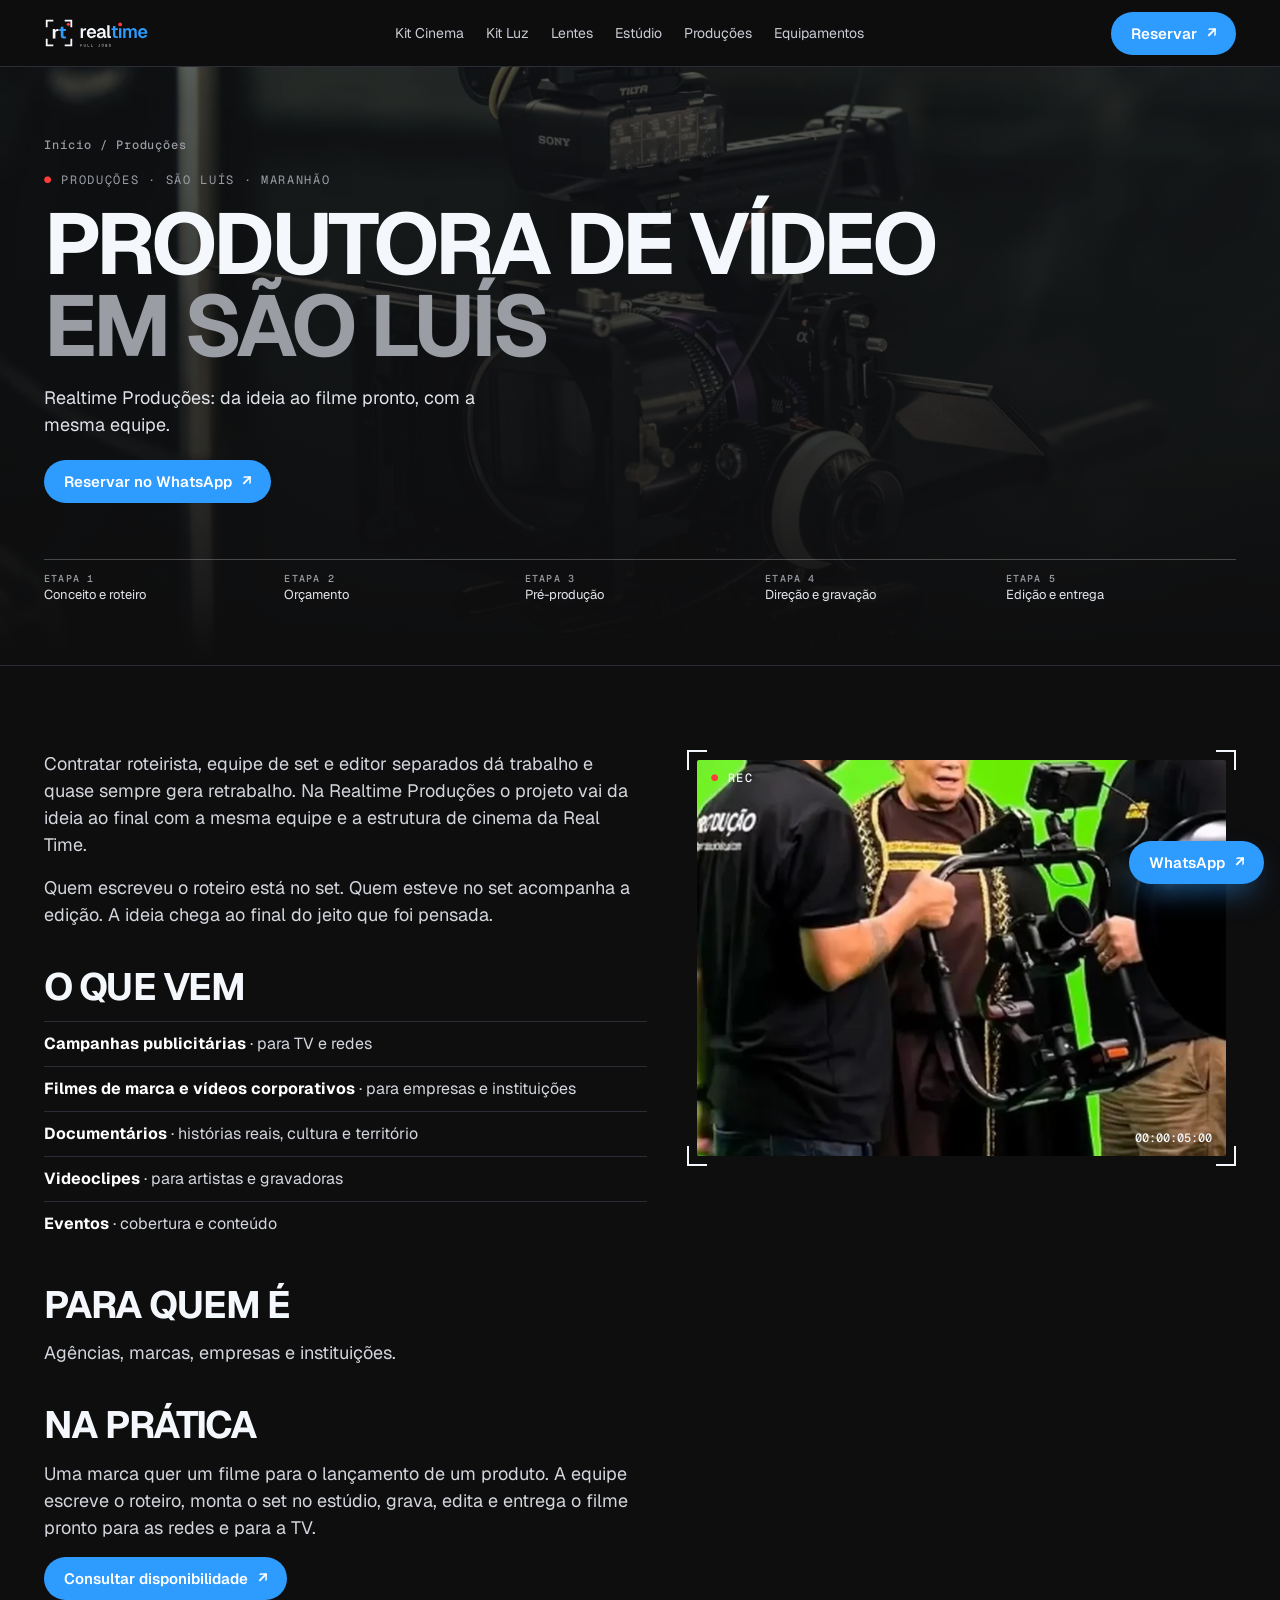
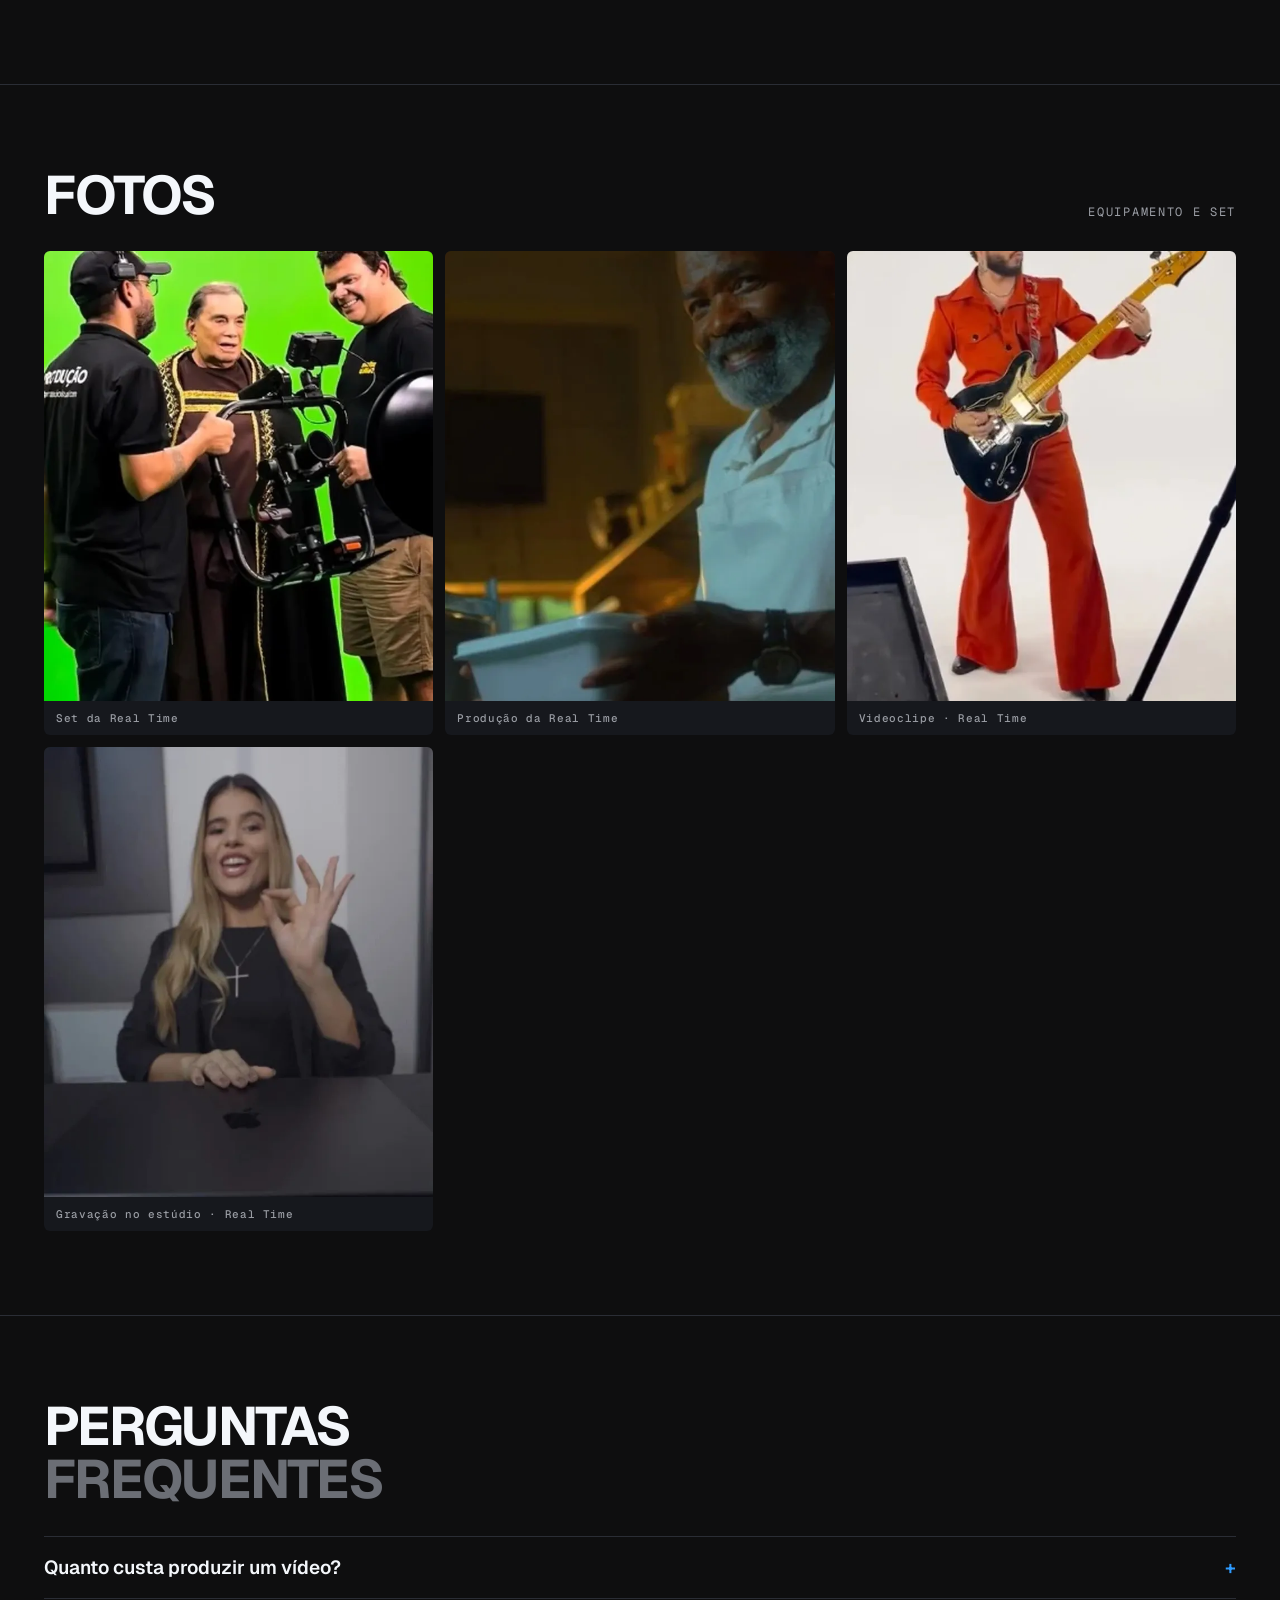
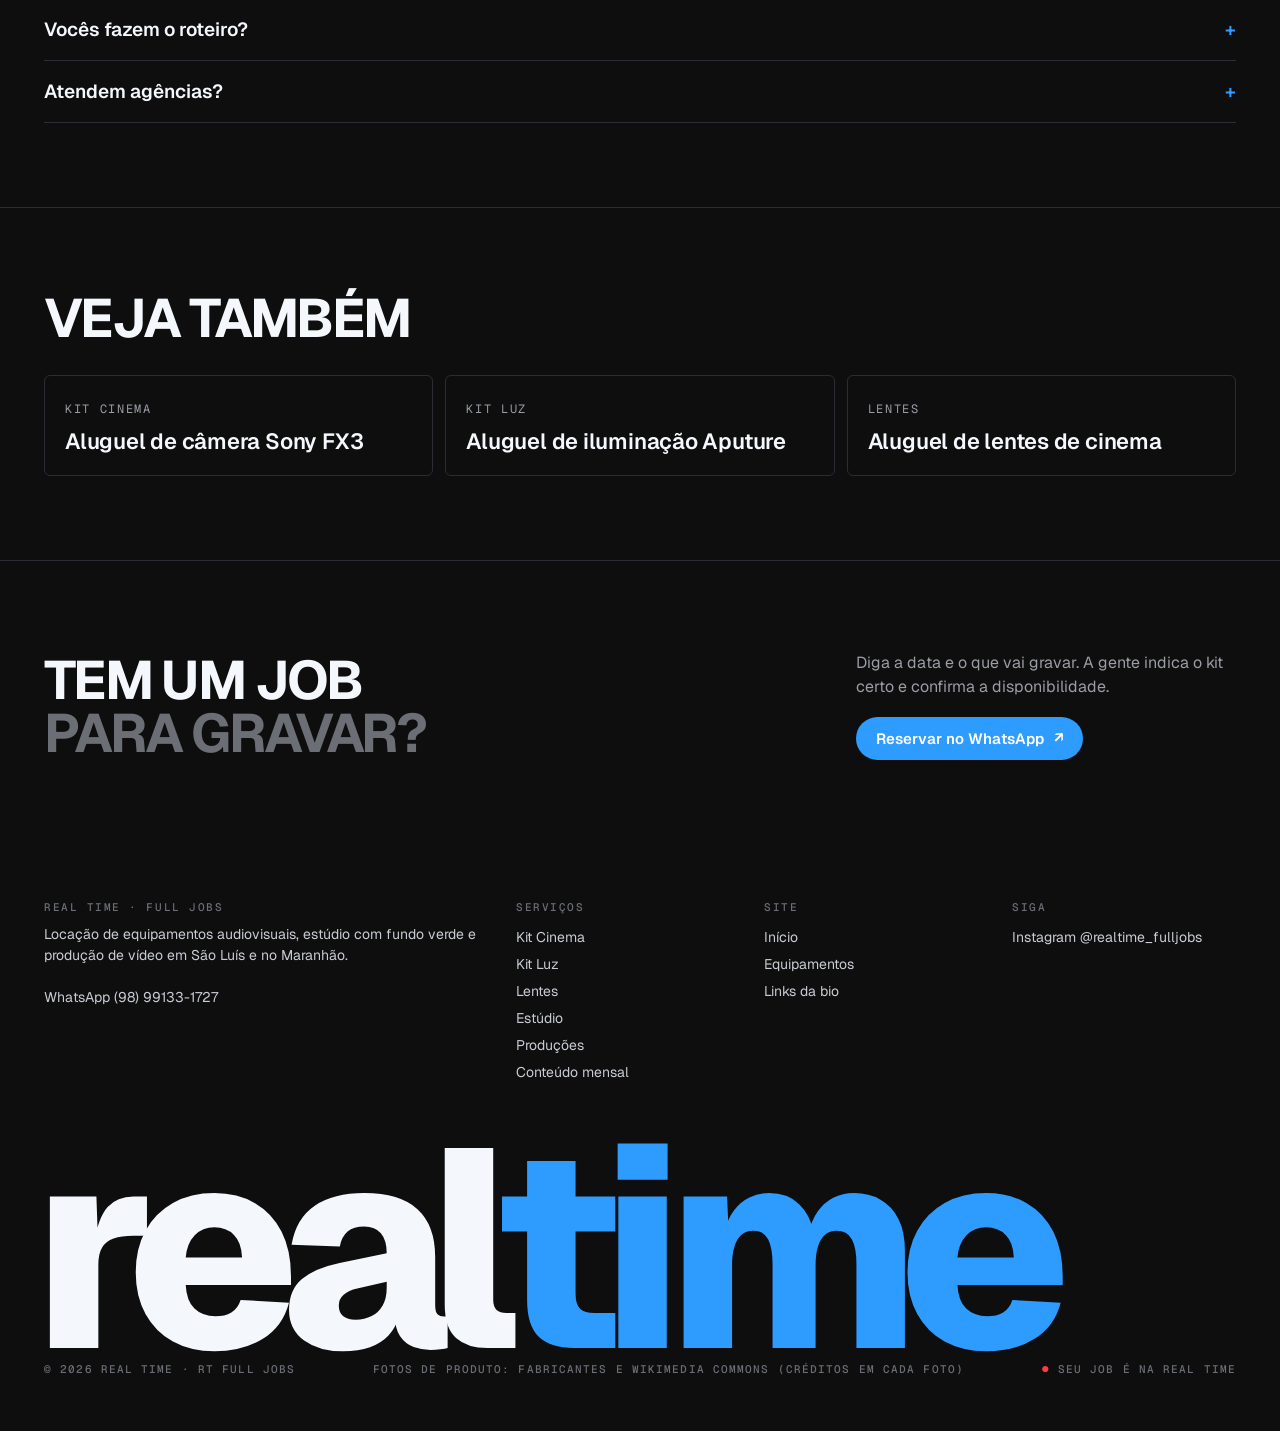
<file: produtora-de-video/index.html>
<!doctype html>
<html lang="pt-BR"><head><meta charset="utf-8"><meta name="viewport" content="width=device-width,initial-scale=1,viewport-fit=cover">
<title>Produtora de Vídeo em São Luís | Campanhas e Filmes de Marca · Real Time Produções</title><meta name="description" content="Produtora de vídeo em São Luís (MA): campanhas publicitárias, filmes de marca, vídeos corporativos, documentários, videoclipes e eventos, do roteiro à entrega com a mesma equipe. Peça um orçamento."><link rel="canonical" href="https://realtimeslz.pages.dev/produtora-de-video/">
<meta name="robots" content="index,follow,max-image-preview:large"><meta name="geo.region" content="BR-MA"><meta name="geo.placename" content="São Luís"><meta name="theme-color" content="#0E0E0F">
<meta property="og:type" content="website"><meta property="og:locale" content="pt_BR"><meta property="og:site_name" content="Real Time · RT Full Jobs">
<meta property="og:title" content="Produtora de Vídeo em São Luís | Campanhas e Filmes de Marca · Real Time Produções"><meta property="og:description" content="Produtora de vídeo em São Luís (MA): campanhas publicitárias, filmes de marca, vídeos corporativos, documentários, videoclipes e eventos, do roteiro à entrega com a mesma equipe. Peça um orçamento."><meta property="og:url" content="https://realtimeslz.pages.dev/produtora-de-video/"><meta property="og:image" content="https://realtimeslz.pages.dev/img/eq/kit-cinema-em-uso.webp">
<meta name="twitter:card" content="summary_large_image"><link rel="icon" href="/img/favicon.svg" type="image/svg+xml"><link rel="apple-touch-icon" href="/img/apple-touch-icon.png">
<link rel="preconnect" href="https://fonts.googleapis.com"><link rel="preconnect" href="https://fonts.gstatic.com" crossorigin>
<link href="https://fonts.googleapis.com/css2?family=Geist:wght@400;500;600;700;800&family=Geist+Mono:wght@500&display=swap" rel="stylesheet"><link rel="stylesheet" href="/css/site.css">
<script type="application/ld+json">{"@context": "https://schema.org", "@graph": [{"@type": "LocalBusiness", "@id": "https://realtimeslz.pages.dev/#empresa", "name": "Real Time · RT Full Jobs", "alternateName": ["Realtime", "RT Full Jobs", "Real Time BR"], "description": "Locação de equipamentos audiovisuais, estúdio com fundo verde (chroma key) e produção audiovisual para marcas e empresas.", "url": "https://realtimeslz.pages.dev/", "logo": "https://realtimeslz.pages.dev/img/apple-touch-icon.png", "image": "https://realtimeslz.pages.dev/img/og.jpg", "telephone": "+55-98-99133-1727", "sameAs": ["https://www.instagram.com/realtime_fulljobs/"], "areaServed": [{"@type": "City", "name": "São Luís"}, {"@type": "State", "name": "Maranhão"}], "priceRange": "Sob consulta"}, {"@type": "BreadcrumbList", "itemListElement": [{"@type": "ListItem", "position": 1, "name": "Início", "item": "https://realtimeslz.pages.dev/"}, {"@type": "ListItem", "position": 2, "name": "Produções", "item": "https://realtimeslz.pages.dev/produtora-de-video/"}]}, {"@type": "FAQPage", "mainEntity": [{"@type": "Question", "name": "Quanto custa produzir um vídeo?", "acceptedAnswer": {"@type": "Answer", "text": "Depende do roteiro, dos dias de gravação e da edição. Mande a ideia pelo WhatsApp e a Real Time prepara um orçamento por projeto."}}, {"@type": "Question", "name": "Vocês fazem o roteiro?", "acceptedAnswer": {"@type": "Answer", "text": "Sim. O projeto completo começa no conceito e no roteiro e vai até a entrega."}}, {"@type": "Question", "name": "Atendem agências?", "acceptedAnswer": {"@type": "Answer", "text": "Sim. A Realtime Produções atende agências, marcas, empresas e instituições."}}]}, {"@type": "Service", "name": "Produtora de vídeo em São Luís", "serviceType": "Produções", "description": "Produtora de vídeo em São Luís (MA): campanhas publicitárias, filmes de marca, vídeos corporativos, documentários, videoclipes e eventos, do roteiro à entrega com a mesma equipe. Peça um orçamento.", "provider": {"@id": "https://realtimeslz.pages.dev/#empresa"}, "areaServed": "São Luís", "url": "https://realtimeslz.pages.dev/produtora-de-video/"}]}</script></head>
<body><header class="top"><div class="w"><a href="/" aria-label="Real Time, início"><img src="/img/assinatura-horizontal.svg" alt="Real Time · Full Jobs"></a><nav aria-label="Páginas"><a href="/aluguel-de-camera-sony-fx3/">Kit Cinema</a><a href="/aluguel-de-iluminacao-aputure/">Kit Luz</a><a href="/aluguel-de-lentes-de-cinema/">Lentes</a><a href="/estudio-com-fundo-verde-chroma-key/">Estúdio</a><a href="/produtora-de-video/">Produções</a><a href="/equipamentos/">Equipamentos</a></nav><a class="btn" href="https://wa.me/5598991331727?text=Oi%21%20Vim%20pelo%20site%20da%20Real%20Time%20e%20quero%20reservar." target="_blank" rel="noopener">Reservar</a></div></header><main><section class="heroi"><div class="bg" style="background-image:url(/img/eq/kit-cinema-em-uso.webp)"></div><div class="w" style="padding-bottom:60px"><div class="migalha"><a href="/">Início</a> / Produções</div>
<div class="mono rec">Produções · São Luís · Maranhão</div><h1 class="h" style="margin-top:14px">Produtora de vídeo<br><span style="color:var(--cz)">em São Luís</span></h1>
<p class="lead">Realtime Produções: da ideia ao filme pronto, com a mesma equipe.</p><a class="btn" href="https://wa.me/5598991331727?text=Oi%21%20Vim%20pelo%20site%20e%20quero%20saber%20sobre%3A%20Produ%C3%A7%C3%B5es.%20C%C3%B3digo%20RT-PROD" target="_blank" rel="noopener">Reservar no WhatsApp</a>
<div class="ficha" style="position:relative;left:0;right:0;bottom:0;margin-top:56px"><div><small>Etapa 1</small>Conceito e roteiro</div><div><small>Etapa 2</small>Orçamento</div><div><small>Etapa 3</small>Pré-produção</div><div><small>Etapa 4</small>Direção e gravação</div><div><small>Etapa 5</small>Edição e entrega</div></div></div></section>
<section class="sec"><div class="w duas"><div class="txt"><p>Contratar roteirista, equipe de set e editor separados dá trabalho e quase sempre gera retrabalho. Na Realtime Produções o projeto vai da ideia ao final com a mesma equipe e a estrutura de cinema da Real Time.</p><p>Quem escreveu o roteiro está no set. Quem esteve no set acompanha a edição. A ideia chega ao final do jeito que foi pensada.</p><h2>O que vem</h2><ul><li><b>Campanhas publicitárias</b> · para TV e redes</li><li><b>Filmes de marca e vídeos corporativos</b> · para empresas e instituições</li><li><b>Documentários</b> · histórias reais, cultura e território</li><li><b>Videoclipes</b> · para artistas e gravadoras</li><li><b>Eventos</b> · cobertura e conteúdo</li></ul><h2>Para quem é</h2><p>Agências, marcas, empresas e instituições.</p><h2>Na prática</h2><p>Uma marca quer um filme para o lançamento de um produto. A equipe escreve o roteiro, monta o set no estúdio, grava, edita e entrega o filme pronto para as redes e para a TV.</p>
<a class="btn" href="https://wa.me/5598991331727?text=Oi%21%20Vim%20pelo%20site%20e%20quero%20saber%20sobre%3A%20Produ%C3%A7%C3%B5es.%20C%C3%B3digo%20RT-PROD" target="_blank" rel="noopener">Consultar disponibilidade</a></div><div style="position:sticky;top:90px"><div class="visor"><i></i><i></i><i></i><i></i><div class="f" role="img" aria-label="Set da Real Time" style="background-image:url(/img/rt-set.webp)"></div><span class="r rec">REC</span><span class="tc">00:00:05:00</span></div></div></div></section>
<section class="sec"><div class="w"><div class="cab"><h2>Fotos</h2><span class="mono">Equipamento e set</span></div><div class="gal"><figure><img src="/img/rt-set.webp" alt="Set da Real Time" loading="lazy" width="600" height="450"><figcaption>Set da Real Time</figcaption></figure><figure><img src="/img/rt-filme.webp" alt="Produção da Real Time" loading="lazy" width="600" height="450"><figcaption>Produção da Real Time</figcaption></figure><figure><img src="/img/rt-musico.webp" alt="Videoclipe" loading="lazy" width="600" height="450"><figcaption>Videoclipe · Real Time</figcaption></figure><figure><img src="/img/rt-apresentadora.webp" alt="Gravação no estúdio" loading="lazy" width="600" height="450"><figcaption>Gravação no estúdio · Real Time</figcaption></figure></div></div></section>
<section class="sec"><div class="w"><div class="cab"><h2>Perguntas<br><span style="color:var(--cz2)">frequentes</span></h2></div><div class="faq"><details><summary>Quanto custa produzir um vídeo?</summary><p>Depende do roteiro, dos dias de gravação e da edição. Mande a ideia pelo WhatsApp e a Real Time prepara um orçamento por projeto.</p></details><details><summary>Vocês fazem o roteiro?</summary><p>Sim. O projeto completo começa no conceito e no roteiro e vai até a entrega.</p></details><details><summary>Atendem agências?</summary><p>Sim. A Realtime Produções atende agências, marcas, empresas e instituições.</p></details></div></div></section>
<section class="sec"><div class="w"><div class="cab"><h2>Veja também</h2></div><div class="rel"><a href="/aluguel-de-camera-sony-fx3/"><span class="mono">Kit Cinema</span><h3 style="margin-top:8px">Aluguel de câmera Sony FX3</h3></a><a href="/aluguel-de-iluminacao-aputure/"><span class="mono">Kit Luz</span><h3 style="margin-top:8px">Aluguel de iluminação Aputure</h3></a><a href="/aluguel-de-lentes-de-cinema/"><span class="mono">Lentes</span><h3 style="margin-top:8px">Aluguel de lentes de cinema</h3></a></div></div></section></main><section class="w"><div class="cta-fim"><h2>Tem um job<br><span style="color:var(--cz2)">para gravar?</span></h2><div><p style="color:var(--cz);max-width:380px;margin-bottom:18px">Diga a data e o que vai gravar. A gente indica o kit certo e confirma a disponibilidade.</p><a class="btn" href="https://wa.me/5598991331727?text=Oi%21%20Quero%20reservar%20com%20a%20Real%20Time.%20A%20grava%C3%A7%C3%A3o%20%C3%A9%20no%20dia%3A%20" target="_blank" rel="noopener">Reservar no WhatsApp</a></div></div></section>
<footer class="rod"><div class="w"><div class="cols"><div><b>Real Time · Full Jobs</b>Locação de equipamentos audiovisuais, estúdio com fundo verde e produção de vídeo em São Luís e no Maranhão.<br><br>WhatsApp <a href="https://wa.me/5598991331727" style="display:inline">(98) 99133-1727</a></div><div><b>Serviços</b><a href="/aluguel-de-camera-sony-fx3/">Kit Cinema</a><a href="/aluguel-de-iluminacao-aputure/">Kit Luz</a><a href="/aluguel-de-lentes-de-cinema/">Lentes</a><a href="/estudio-com-fundo-verde-chroma-key/">Estúdio</a><a href="/produtora-de-video/">Produções</a><a href="/producao-de-conteudo-para-empresas/">Conteúdo mensal</a></div><div><b>Site</b><a href="/">Início</a><a href="/equipamentos/">Equipamentos</a><a href="/bio/">Links da bio</a></div><div><b>Siga</b><a href="https://www.instagram.com/realtime_fulljobs/" target="_blank" rel="noopener">Instagram @realtime_fulljobs</a></div></div>
<div class="gigante" aria-hidden="true">real<b>time</b></div><div class="baixo"><span>© 2026 Real Time · RT Full Jobs</span><span>Fotos de produto: fabricantes e Wikimedia Commons (créditos em cada foto)</span><span class="rec">Seu job é na Real Time</span></div></div></footer>
<a class="btn wa-fixo" href="https://wa.me/5598991331727?text=Oi%21%20Vim%20pelo%20site%20da%20Real%20Time." target="_blank" rel="noopener">WhatsApp</a></body></html>
</file>
<file: css/site.css>
/* Site principal Real Time · composição copiada do template GAFFER (Framer, gaffer-films.framer.website) na marca v1 (conta Leandro, 03/11/2026) */
:root{--pt:#0E0E0F;--gr:#16181D;--gr2:#1E2128;--fio:#2A2D35;--b:#F4F7FB;--cz:#9A9DA4;--cz2:#6B6E75;--az:#2E9BFF;--in:#4338F0;--rec:#FF3B3B;--w:1240px}
*{box-sizing:border-box;margin:0;padding:0}html{scroll-behavior:smooth}
body{background:var(--pt);color:var(--b);font-family:Geist,system-ui,sans-serif;-webkit-font-smoothing:antialiased;line-height:1.5}
a{color:inherit;text-decoration:none}img{max-width:100%;display:block}
.w{max-width:var(--w);margin:0 auto;padding:0 24px}
.mono{font-family:'Geist Mono',ui-monospace,monospace;font-size:12px;letter-spacing:.14em;text-transform:uppercase;color:var(--cz)}
.rec:before{content:"● ";color:var(--rec)}
/* topo */
.top{position:sticky;top:0;z-index:50;background:rgba(14,14,15,.82);backdrop-filter:blur(14px);-webkit-backdrop-filter:blur(14px);border-bottom:1px solid var(--fio)}
.top .w{display:flex;align-items:center;justify-content:space-between;height:66px;gap:18px}
.top img{height:30px}.top nav{display:flex;gap:22px;font-size:14px;color:#c9ccd3}.top nav a:hover{color:#fff}
.btn{display:inline-flex;align-items:center;gap:10px;background:var(--az);color:#fff;border-radius:99px;padding:12px 20px;font:600 15px Geist;white-space:nowrap}
.btn:after{content:"↗"}.btn.cl{background:var(--b);color:var(--pt)}.btn.ln{background:transparent;border:1px solid var(--fio);color:var(--b)}
@media(max-width:860px){.top nav{display:none}}
/* herói (GAFFER: foto de set, texto e lista à esquerda/direita, palavra gigante embaixo) */
.heroi{position:relative;overflow:hidden;border-bottom:1px solid var(--fio)}
.heroi .bg{position:absolute;inset:0;background-size:cover;background-position:center;opacity:.55}
.heroi .bg:after{content:"";position:absolute;inset:0;background:linear-gradient(180deg,rgba(14,14,15,.2),rgba(14,14,15,.55) 55%,var(--pt))}
.heroi .w{position:relative;padding-top:70px;padding-bottom:10px}
.heroi .lin{display:flex;justify-content:space-between;gap:30px;flex-wrap:wrap}
.heroi p.lead{max-width:440px;font-size:18px;color:#dfe2e8;margin:18px 0 22px}
.heroi ul{list-style:none;font:700 22px/1.25 Geist;letter-spacing:-.01em;text-transform:uppercase}
.heroi ul li span{font:500 11px 'Geist Mono';color:var(--az);margin-right:10px;vertical-align:middle}
.gigante{font:800 clamp(88px,22vw,330px)/0.8 Geist;letter-spacing:-.07em;text-transform:lowercase;margin:46px 0 -0.06em -0.04em;white-space:nowrap}
.gigante b{color:var(--az);font-weight:800}
h1.h{font:700 clamp(40px,7vw,86px)/0.95 Geist;letter-spacing:-.045em;text-transform:uppercase}
h2{font:700 clamp(30px,4.6vw,54px)/0.98 Geist;letter-spacing:-.04em;text-transform:uppercase}
h3{font:600 22px/1.2 Geist;letter-spacing:-.01em}
.sec{padding:84px 0;border-bottom:1px solid var(--fio)}
.cab{display:flex;justify-content:space-between;align-items:flex-end;gap:20px;margin-bottom:30px}
/* cards de kit (GAFFER: card de filme com ficha) */
.kit{position:relative;display:block;border-radius:6px;overflow:hidden;margin-bottom:18px;background:var(--gr)}
.kit .f{aspect-ratio:16/7;background-size:cover;background-position:center;position:relative}
.kit .f:after{content:"";position:absolute;inset:0;background:linear-gradient(180deg,transparent 35%,rgba(14,14,15,.92))}
.kit .t{position:absolute;left:28px;bottom:70px;z-index:2}.kit .t .mono{color:#cfd3da}
.kit .t h3{font:700 clamp(34px,6vw,76px)/0.9 Geist;letter-spacing:-.045em;text-transform:uppercase;margin-top:8px}
.ficha{position:absolute;left:28px;right:28px;bottom:18px;z-index:2;display:grid;grid-template-columns:repeat(5,1fr);gap:10px;border-top:1px solid rgba(244,247,251,.25);padding-top:12px}
.ficha div{font-size:13px;color:#e3e6ec}.ficha div small{display:block;font:500 10px 'Geist Mono';letter-spacing:.12em;text-transform:uppercase;color:var(--cz)}
@media(max-width:760px){.kit .f{aspect-ratio:4/5}.ficha{grid-template-columns:repeat(2,1fr)}.kit .t{bottom:150px}}
/* manifesto */
.manif{text-align:center;font:800 clamp(38px,7vw,96px)/0.92 Geist;letter-spacing:-.05em;text-transform:uppercase;padding:110px 0}
.manif span{color:var(--cz2)}
/* lista completa numerada (GAFFER: the full list) */
.lista a{display:grid;grid-template-columns:48px 1fr auto auto;gap:16px;align-items:center;padding:16px 0;border-top:1px solid var(--fio)}
.lista a:last-child{border-bottom:1px solid var(--fio)}.lista a:hover h3{color:var(--az)}
.lista .n{font:500 12px 'Geist Mono';color:var(--cz2)}.lista h3{font:700 clamp(20px,3vw,32px)/1 Geist;letter-spacing:-.03em;text-transform:uppercase}
.lista .c{font-size:13px;color:var(--cz)}.lista .q{font:500 12px 'Geist Mono';color:var(--cz)}
@media(max-width:640px){.lista a{grid-template-columns:34px 1fr auto}.lista .c{display:none}}
/* formas de contratar (GAFFER: four ways in) */
.ways a{display:grid;grid-template-columns:48px 1fr 1.2fr 40px;gap:18px;align-items:center;padding:22px 0;border-top:1px solid var(--fio)}
.ways a:last-child{border-bottom:1px solid var(--fio)}
.ways h3{font:700 clamp(24px,3.4vw,40px)/1 Geist;letter-spacing:-.035em;text-transform:uppercase}.ways p{color:var(--cz);font-size:15px}
.ways .seta{width:40px;height:40px;border:1px solid var(--fio);border-radius:50%;display:grid;place-items:center}
.ways a:hover .seta{background:var(--az);border-color:var(--az)}
@media(max-width:700px){.ways a{grid-template-columns:34px 1fr 40px}.ways p{grid-column:2/3}}
/* números */
.nums{position:relative;border-radius:6px;overflow:hidden;background-size:cover;background-position:center}
.nums:before{content:"";position:absolute;inset:0;background:linear-gradient(180deg,rgba(14,14,15,.35),rgba(14,14,15,.85))}
.nums .in{position:relative;padding:60px 40px}
.nums .g{display:grid;grid-template-columns:repeat(4,1fr);gap:20px;margin-top:60px;border-top:1px solid rgba(244,247,251,.25);padding-top:20px}
.nums b{display:block;font:700 clamp(36px,5vw,58px)/1 Geist;letter-spacing:-.04em}
@media(max-width:700px){.nums .g{grid-template-columns:repeat(2,1fr)}}
/* processo */
.proc{display:grid;grid-template-columns:1fr 1fr;gap:40px}.proc .etapa{padding:22px 0;border-top:1px solid var(--fio)}
.proc .etapa h3{font:700 clamp(28px,4vw,46px)/1 Geist;letter-spacing:-.04em;text-transform:uppercase;margin:6px 0 8px}.proc .etapa p{color:var(--cz)}
.proc .gruda{position:sticky;top:90px;align-self:start}
@media(max-width:860px){.proc{grid-template-columns:1fr}.proc .gruda{position:static}}
/* visor (marca) */
.visor{position:relative;padding:10px}.visor .f{aspect-ratio:4/3;background-size:cover;background-position:center;border-radius:2px}
.visor i{position:absolute;width:20px;height:20px;border:0 solid var(--b)}
.visor i:nth-child(1){left:0;top:0;border-width:2px 0 0 2px}.visor i:nth-child(2){right:0;top:0;border-width:2px 2px 0 0}.visor i:nth-child(3){left:0;bottom:0;border-width:0 0 2px 2px}.visor i:nth-child(4){right:0;bottom:0;border-width:0 2px 2px 0}
.visor .r{position:absolute;left:24px;top:20px;font:500 12px 'Geist Mono';letter-spacing:.12em}.visor .tc{position:absolute;right:24px;bottom:20px;font:500 12px 'Geist Mono'}
/* cartões */
.cards{display:grid;grid-template-columns:repeat(3,1fr);gap:16px}.card{background:var(--gr);border:1px solid var(--fio);border-radius:6px;padding:26px}
.card h3{font-size:26px;margin:10px 0}.card ul{list-style:none;color:#c9ccd3;font-size:15px}.card li{padding:6px 0;border-top:1px solid var(--fio)}.card li:before{content:"✓  ";color:var(--az)}
@media(max-width:860px){.cards{grid-template-columns:1fr}}
/* página de serviço */
.migalha{font:500 12px 'Geist Mono';color:var(--cz);letter-spacing:.08em;margin-bottom:18px}.migalha a:hover{color:#fff}
.duas{display:grid;grid-template-columns:1.1fr 1fr;gap:40px;align-items:start}@media(max-width:860px){.duas{grid-template-columns:1fr}}
.txt p{color:#d3d6dc;font-size:18px;margin-bottom:16px}.txt h2{margin:40px 0 16px;font-size:clamp(26px,3.4vw,38px)}
.txt ul{list-style:none;margin:0 0 20px}.txt li{padding:10px 0;border-top:1px solid var(--fio);color:#d3d6dc}.txt li b{color:#fff}
.gal{display:grid;grid-template-columns:repeat(3,1fr);gap:12px}.gal figure{background:var(--gr);border-radius:6px;overflow:hidden}
.gal img{aspect-ratio:4/3;object-fit:cover;width:100%}.gal figcaption{font:500 11px 'Geist Mono';color:var(--cz);padding:10px 12px;letter-spacing:.06em}
@media(max-width:760px){.gal{grid-template-columns:1fr 1fr}}
.faq details{border-top:1px solid var(--fio);padding:18px 0}.faq details:last-child{border-bottom:1px solid var(--fio)}
.faq summary{cursor:pointer;font:600 19px Geist;list-style:none;display:flex;justify-content:space-between;gap:16px}.faq summary:after{content:"+";color:var(--az)}
.faq details[open] summary:after{content:"–"}.faq p{color:var(--cz);margin-top:10px;max-width:820px}
.rel{display:grid;grid-template-columns:repeat(3,1fr);gap:12px}.rel a{border:1px solid var(--fio);border-radius:6px;padding:20px;display:block}.rel a:hover{border-color:var(--az)}
@media(max-width:760px){.rel{grid-template-columns:1fr}}
/* CTA e rodapé (GAFFER: got a film in mind + palavra gigante) */
.cta-fim{display:flex;justify-content:space-between;gap:30px;flex-wrap:wrap;align-items:flex-end;padding:90px 0}
.rod{padding:50px 0 20px}.rod .cols{display:grid;grid-template-columns:2fr 1fr 1fr 1fr;gap:24px;font-size:14px;color:#c9ccd3}
.rod .cols b{display:block;font:500 11px 'Geist Mono';letter-spacing:.14em;text-transform:uppercase;color:var(--cz2);margin-bottom:10px}.rod .cols a{display:block;padding:3px 0}.rod .cols a:hover{color:#fff}
@media(max-width:760px){.rod .cols{grid-template-columns:1fr 1fr}}
.rod .gigante{margin-top:50px;color:var(--b)}.rod .baixo{display:flex;justify-content:space-between;gap:12px;flex-wrap:wrap;font:500 11px 'Geist Mono';color:var(--cz2);letter-spacing:.1em;margin-top:18px;text-transform:uppercase}
.wa-fixo{position:fixed;right:16px;bottom:16px;z-index:60;box-shadow:0 14px 30px -10px rgba(46,155,255,.6)}
</file>
